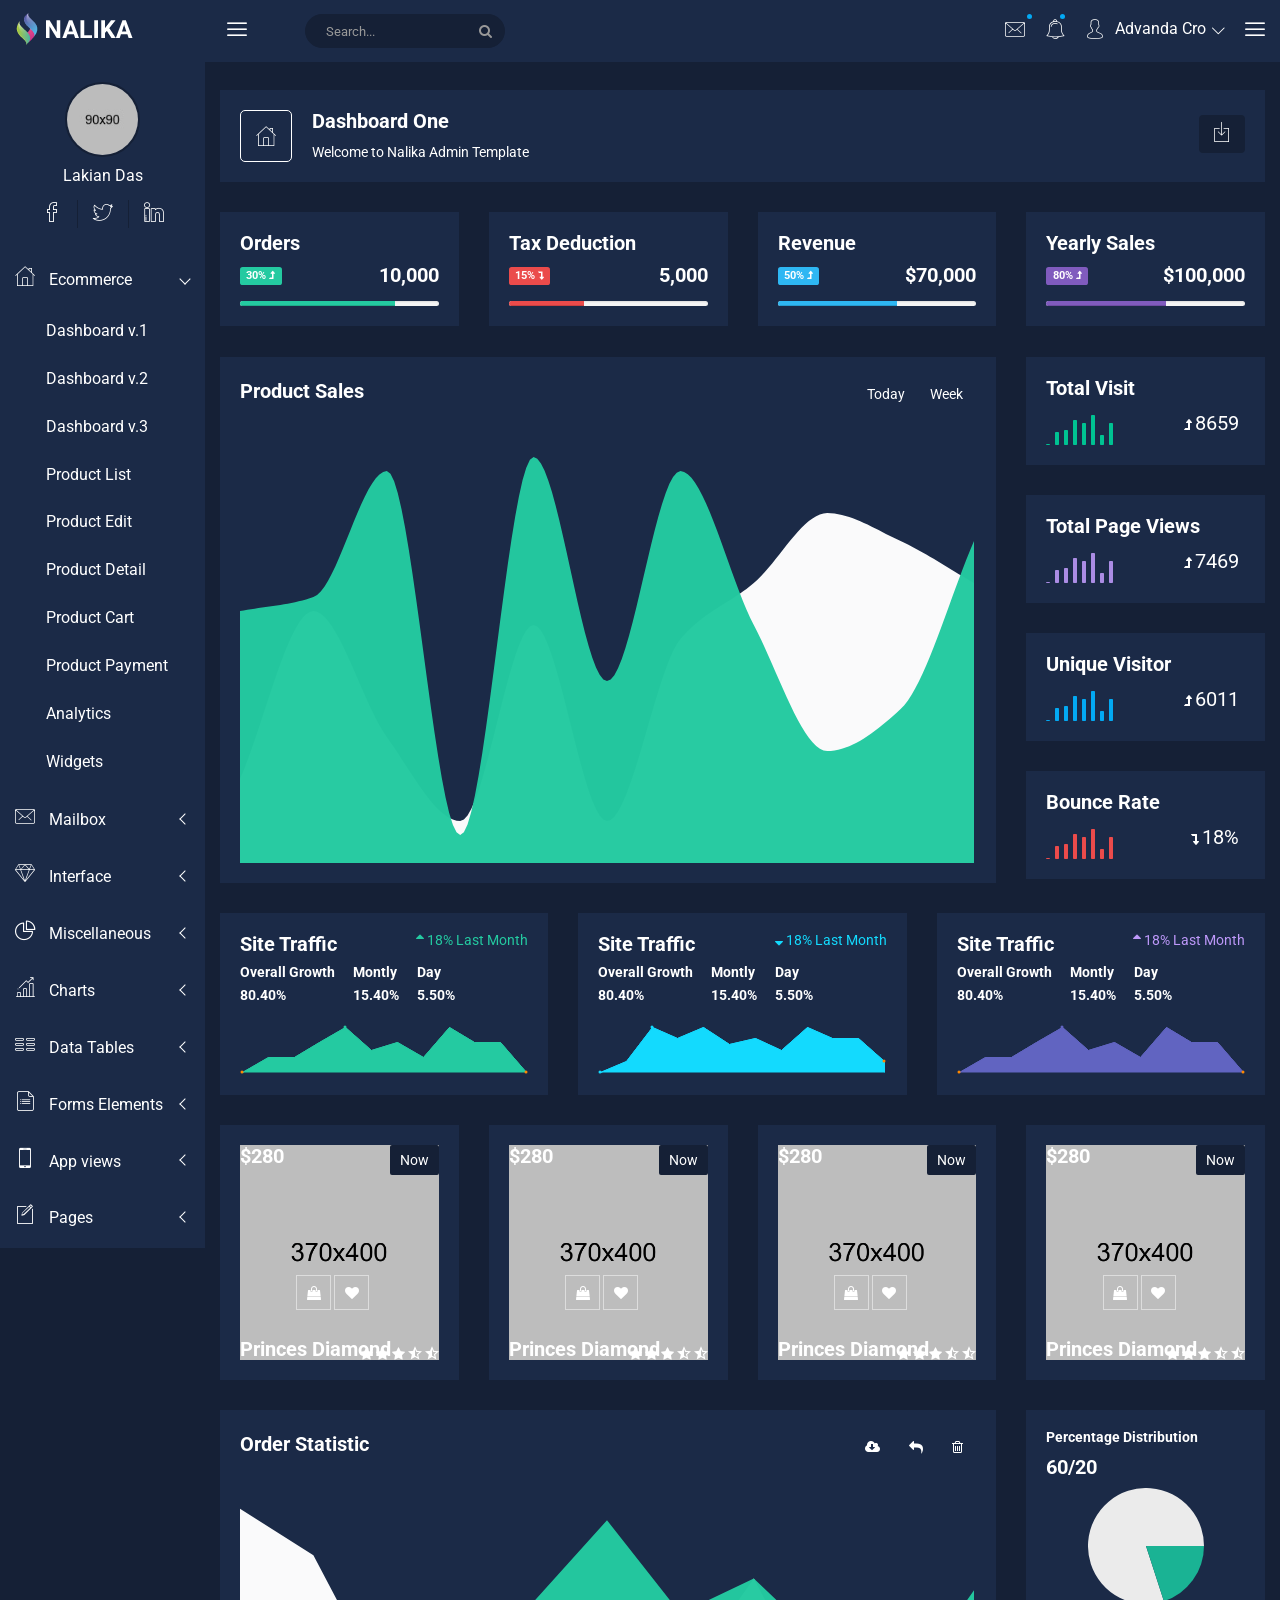
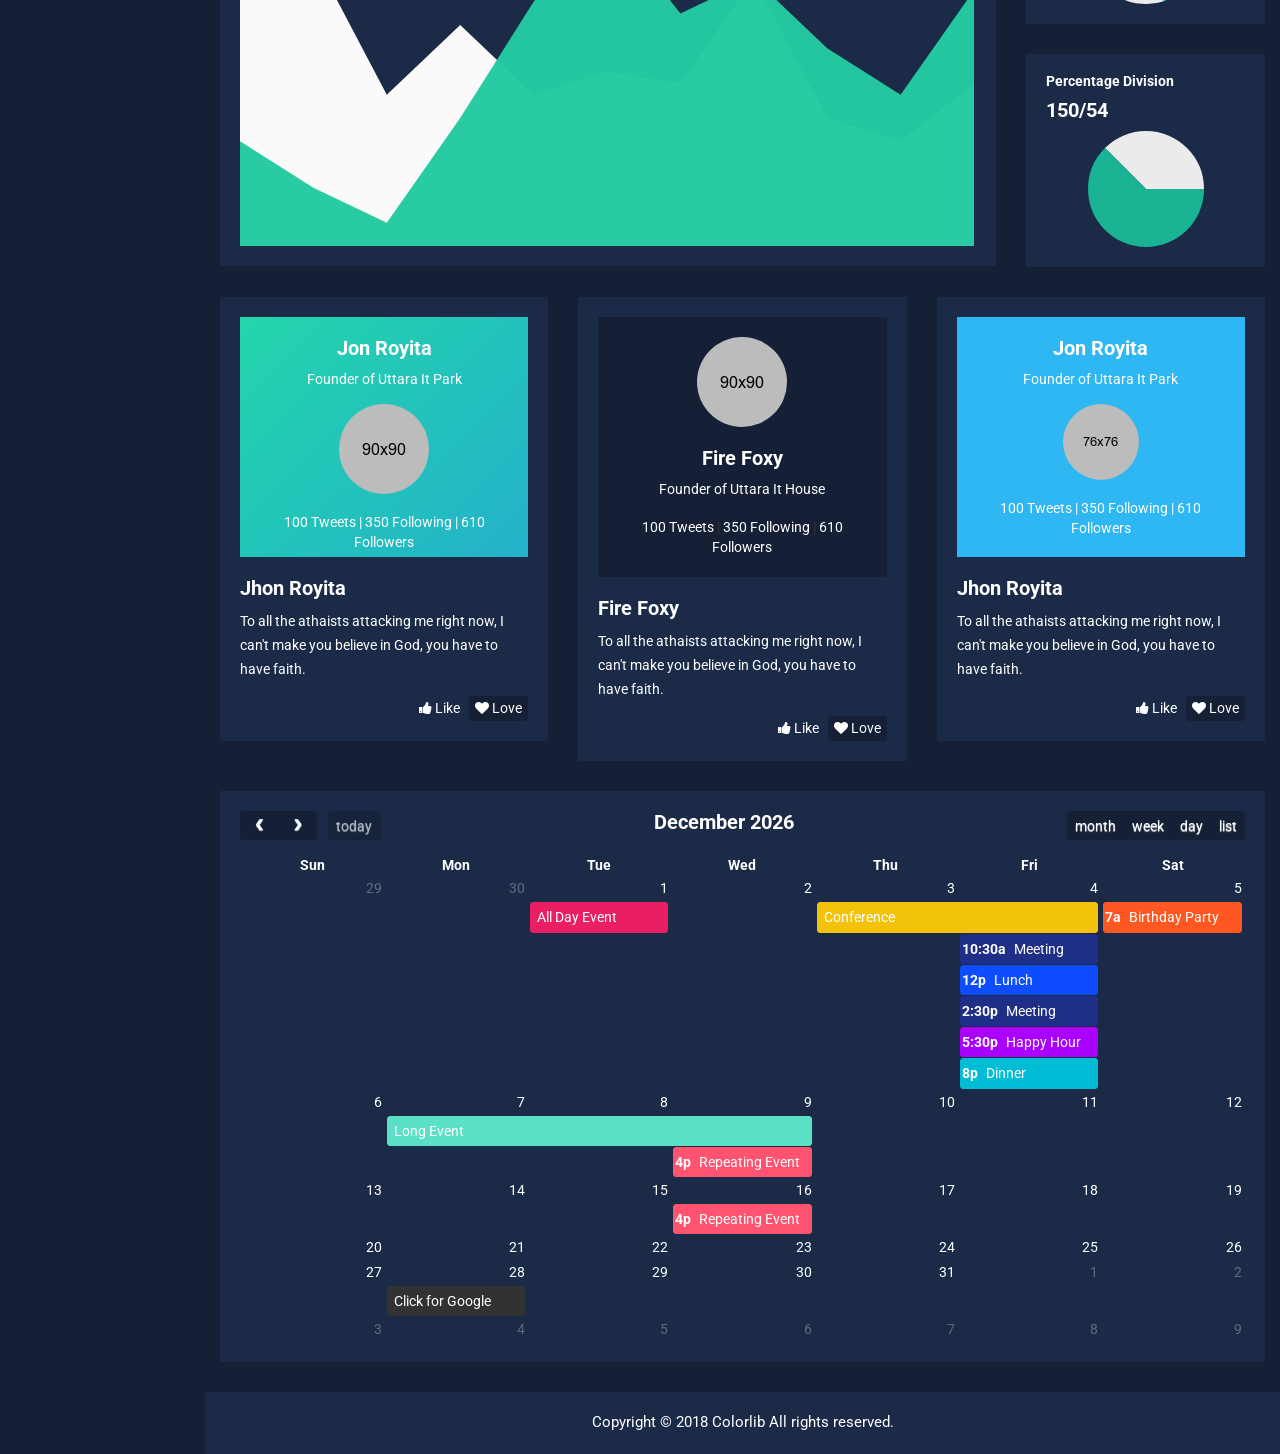
<file: src/nalika/index.html>
<!doctype html>
<html class="no-js" lang="en">

<head>
    <meta charset="utf-8">
    <meta http-equiv="x-ua-compatible" content="ie=edge">
    <title>Dashboard V.1 | Nalika - Material Admin Template</title>
    <meta name="description" content="">
    <meta name="viewport" content="width=device-width, initial-scale=1">
    <!-- favicon
		============================================ -->
    <link rel="shortcut icon" type="image/x-icon" href="img/favicon.ico">
    <!-- Google Fonts
		============================================ -->
    <link href="https://fonts.googleapis.com/css?family=Roboto:100,300,400,700,900" rel="stylesheet">
    <!-- Bootstrap CSS
		============================================ -->
    <link rel="stylesheet" href="css/bootstrap.min.css">
    <!-- Bootstrap CSS
		============================================ -->
    <link rel="stylesheet" href="css/font-awesome.min.css">
	<!-- nalika Icon CSS
		============================================ -->
    <link rel="stylesheet" href="css/nalika-icon.css">
    <!-- owl.carousel CSS
		============================================ -->
    <link rel="stylesheet" href="css/owl.carousel.css">
    <link rel="stylesheet" href="css/owl.theme.css">
    <link rel="stylesheet" href="css/owl.transitions.css">
    <!-- animate CSS
		============================================ -->
    <link rel="stylesheet" href="css/animate.css">
    <!-- normalize CSS
		============================================ -->
    <link rel="stylesheet" href="css/normalize.css">
    <!-- meanmenu icon CSS
		============================================ -->
    <link rel="stylesheet" href="css/meanmenu.min.css">
    <!-- main CSS
		============================================ -->
    <link rel="stylesheet" href="css/main.css">
    <!-- morrisjs CSS
		============================================ -->
    <link rel="stylesheet" href="css/morrisjs/morris.css">
    <!-- mCustomScrollbar CSS
		============================================ -->
    <link rel="stylesheet" href="css/scrollbar/jquery.mCustomScrollbar.min.css">
    <!-- metisMenu CSS
		============================================ -->
    <link rel="stylesheet" href="css/metisMenu/metisMenu.min.css">
    <link rel="stylesheet" href="css/metisMenu/metisMenu-vertical.css">
    <!-- calendar CSS
		============================================ -->
    <link rel="stylesheet" href="css/calendar/fullcalendar.min.css">
    <link rel="stylesheet" href="css/calendar/fullcalendar.print.min.css">
    <!-- style CSS
		============================================ -->
    <link rel="stylesheet" href="style.css">
    <!-- responsive CSS
		============================================ -->
    <link rel="stylesheet" href="css/responsive.css">
    <!-- modernizr JS
		============================================ -->
    <script src="js/vendor/modernizr-2.8.3.min.js"></script>
</head>

<body>
    <!--[if lt IE 8]>
            <p class="browserupgrade">You are using an <strong>outdated</strong> browser. Please <a href="http://browsehappy.com/">upgrade your browser</a> to improve your experience.</p>
        <![endif]-->

    <div class="left-sidebar-pro">
        <nav id="sidebar" class="">
            <div class="sidebar-header">
                <a href="index.html"><img class="main-logo" src="img/logo/logo.png" alt="" /></a>
                <strong><img src="img/logo/logosn.png" alt="" /></strong>
            </div>
			<div class="nalika-profile">
				<div class="profile-dtl">
					<a href="#"><img src="img/notification/4.jpg" alt="" /></a>
					<h2>Lakian <span class="min-dtn">Das</span></h2>
				</div>
				<div class="profile-social-dtl">
					<ul class="dtl-social">
						<li><a href="#"><i class="icon nalika-facebook"></i></a></li>
						<li><a href="#"><i class="icon nalika-twitter"></i></a></li>
						<li><a href="#"><i class="icon nalika-linkedin"></i></a></li>
					</ul>
				</div>
			</div>
            <div class="left-custom-menu-adp-wrap comment-scrollbar">
                <nav class="sidebar-nav left-sidebar-menu-pro">
                    <ul class="metismenu" id="menu1">
                        <li class="active">
                            <a class="has-arrow" href="index.html">
								   <i class="icon nalika-home icon-wrap"></i>
								   <span class="mini-click-non">Ecommerce</span>
								</a>
                            <ul class="submenu-angle" aria-expanded="true">
                                <li><a title="Dashboard v.1" href="index.html"><span class="mini-sub-pro">Dashboard v.1</span></a></li>
                                <li><a title="Dashboard v.2" href="index-1.html"><span class="mini-sub-pro">Dashboard v.2</span></a></li>
                                <li><a title="Dashboard v.3" href="index-2.html"> <span class="mini-sub-pro">Dashboard v.3</span></a></li>
                                <li><a title="Product List" href="product-list.html"><span class="mini-sub-pro">Product List</span></a></li>
                                <li><a title="Product Edit" href="product-edit.html"><span class="mini-sub-pro">Product Edit</span></a></li>
                                <li><a title="Product Detail" href="product-detail.html"><span class="mini-sub-pro">Product Detail</span></a></li>
                                <li><a title="Product Cart" href="product-cart.html"><span class="mini-sub-pro">Product Cart</span></a></li>
                                <li><a title="Product Payment" href="product-payment.html"><span class="mini-sub-pro">Product Payment</span></a></li>
                                <li><a title="Analytics" href="analytics.html"><span class="mini-sub-pro">Analytics</span></a></li>
                                <li><a title="Widgets" href="widgets.html"><span class="mini-sub-pro">Widgets</span></a></li>
                            </ul>
                        </li>
                        <li>
                            <a class="has-arrow" href="mailbox.html" aria-expanded="false"><i class="icon nalika-mail icon-wrap"></i> <span class="mini-click-non">Mailbox</span></a>
                            <ul class="submenu-angle" aria-expanded="false">
                                <li><a title="Inbox" href="mailbox.html"><span class="mini-sub-pro">Inbox</span></a></li>
                                <li><a title="View Mail" href="mailbox-view.html"><span class="mini-sub-pro">View Mail</span></a></li>
                                <li><a title="Compose Mail" href="mailbox-compose.html"><span class="mini-sub-pro">Compose Mail</span></a></li>
                            </ul>
                        </li>
                        <li>
                            <a class="has-arrow" href="mailbox.html" aria-expanded="false"><i class="icon nalika-diamond icon-wrap"></i> <span class="mini-click-non">Interface</span></a>
                            <ul class="submenu-angle" aria-expanded="false">
                                <li><a title="Google Map" href="google-map.html"><span class="mini-sub-pro">Google Map</span></a></li>
                                <li><a title="Data Maps" href="data-maps.html"><span class="mini-sub-pro">Data Maps</span></a></li>
                                <li><a title="Pdf Viewer" href="pdf-viewer.html"><span class="mini-sub-pro">Pdf Viewer</span></a></li>
                                <li><a title="X-Editable" href="x-editable.html"><span class="mini-sub-pro">X-Editable</span></a></li>
                                <li><a title="Code Editor" href="code-editor.html"><span class="mini-sub-pro">Code Editor</span></a></li>
                                <li><a title="Tree View" href="tree-view.html"><span class="mini-sub-pro">Tree View</span></a></li>
                                <li><a title="Preloader" href="preloader.html"><span class="mini-sub-pro">Preloader</span></a></li>
                                <li><a title="Images Cropper" href="images-cropper.html"><span class="mini-sub-pro">Images Cropper</span></a></li>
                            </ul>
                        </li>
                        <li>
                            <a class="has-arrow" href="mailbox.html" aria-expanded="false"><i class="icon nalika-pie-chart icon-wrap"></i> <span class="mini-click-non">Miscellaneous</span></a>
                            <ul class="submenu-angle" aria-expanded="false">
                                <li><a title="File Manager" href="file-manager.html"><span class="mini-sub-pro">File Manager</span></a></li>
                                <li><a title="Blog" href="blog.html"><span class="mini-sub-pro">Blog</span></a></li>
                                <li><a title="Blog Details" href="blog-details.html"><span class="mini-sub-pro">Blog Details</span></a></li>
                                <li><a title="404 Page" href="404.html"><span class="mini-sub-pro">404 Page</span></a></li>
                                <li><a title="500 Page" href="500.html"><span class="mini-sub-pro">500 Page</span></a></li>
                            </ul>
                        </li>
                        <li>
                            <a class="has-arrow" href="mailbox.html" aria-expanded="false"><i class="icon nalika-bar-chart icon-wrap"></i> <span class="mini-click-non">Charts</span></a>
                            <ul class="submenu-angle" aria-expanded="false">
                                <li><a title="Bar Charts" href="bar-charts.html"><span class="mini-sub-pro">Bar Charts</span></a></li>
                                <li><a title="Line Charts" href="line-charts.html"><span class="mini-sub-pro">Line Charts</span></a></li>
                                <li><a title="Area Charts" href="area-charts.html"><span class="mini-sub-pro">Area Charts</span></a></li>
                                <li><a title="Rounded Charts" href="rounded-chart.html"><span class="mini-sub-pro">Rounded Charts</span></a></li>
                                <li><a title="C3 Charts" href="c3.html"><span class="mini-sub-pro">C3 Charts</span></a></li>
                                <li><a title="Sparkline Charts" href="sparkline.html"><span class="mini-sub-pro">Sparkline Charts</span></a></li>
                                <li><a title="Peity Charts" href="peity.html"><span class="mini-sub-pro">Peity Charts</span></a></li>
                            </ul>
                        </li>
                        <li>
                            <a class="has-arrow" href="mailbox.html" aria-expanded="false"><i class="icon nalika-table icon-wrap"></i> <span class="mini-click-non">Data Tables</span></a>
                            <ul class="submenu-angle" aria-expanded="false">
                                <li><a title="Peity Charts" href="static-table.html"><span class="mini-sub-pro">Static Table</span></a></li>
                                <li><a title="Data Table" href="data-table.html"><span class="mini-sub-pro">Data Table</span></a></li>
                            </ul>
                        </li>
                        <li>
                            <a class="has-arrow" href="mailbox.html" aria-expanded="false"><i class="icon nalika-forms icon-wrap"></i> <span class="mini-click-non">Forms Elements</span></a>
                            <ul class="submenu-angle" aria-expanded="false">
                                <li><a title="Basic Form Elements" href="basic-form-element.html"><span class="mini-sub-pro">Bc Form Elements</span></a></li>
                                <li><a title="Advance Form Elements" href="advance-form-element.html"><span class="mini-sub-pro">Ad Form Elements</span></a></li>
                                <li><a title="Password Meter" href="password-meter.html"><span class="mini-sub-pro">Password Meter</span></a></li>
                                <li><a title="Multi Upload" href="multi-upload.html"><span class="mini-sub-pro">Multi Upload</span></a></li>
                                <li><a title="Text Editor" href="tinymc.html"><span class="mini-sub-pro">Text Editor</span></a></li>
                                <li><a title="Dual List Box" href="dual-list-box.html"><span class="mini-sub-pro">Dual List Box</span></a></li>
                            </ul>
                        </li>
                        <li>
                            <a class="has-arrow" href="mailbox.html" aria-expanded="false"><i class="icon nalika-smartphone-call icon-wrap"></i> <span class="mini-click-non">App views</span></a>
                            <ul class="submenu-angle" aria-expanded="false">
                                <li><a title="Notifications" href="notifications.html"><span class="mini-sub-pro">Notifications</span></a></li>
                                <li><a title="Alerts" href="alerts.html"><span class="mini-sub-pro">Alerts</span></a></li>
                                <li><a title="Modals" href="modals.html"><span class="mini-sub-pro">Modals</span></a></li>
                                <li><a title="Buttons" href="buttons.html"><span class="mini-sub-pro">Buttons</span></a></li>
                                <li><a title="Tabs" href="tabs.html"><span class="mini-sub-pro">Tabs</span></a></li>
                                <li><a title="Accordion" href="accordion.html"><span class="mini-sub-pro">Accordion</span></a></li>
                            </ul>
                        </li>
                        <li id="removable">
                            <a class="has-arrow" href="#" aria-expanded="false"><i class="icon nalika-new-file icon-wrap"></i> <span class="mini-click-non">Pages</span></a>
                            <ul class="submenu-angle" aria-expanded="false">
                                <li><a title="Login" href="login.html"><span class="mini-sub-pro">Login</span></a></li>
                                <li><a title="Register" href="register.html"><span class="mini-sub-pro">Register</span></a></li>
                                <li><a title="Lock" href="lock.html"><span class="mini-sub-pro">Lock</span></a></li>
                                <li><a title="Password Recovery" href="password-recovery.html"><span class="mini-sub-pro">Password Recovery</span></a></li>
                            </ul>
                        </li>
                    </ul>
                </nav>
            </div>
        </nav>
    </div>
    <!-- Start Welcome area -->
    <div class="all-content-wrapper">
        <div class="container-fluid">
            <div class="row">
                <div class="col-lg-12 col-md-12 col-sm-12 col-xs-12">
                    <div class="logo-pro">
                        <a href="index.html"><img class="main-logo" src="img/logo/logo.png" alt="" /></a>
                    </div>
                </div>
            </div>
        </div>
        <div class="header-advance-area">
            <div class="header-top-area">
                <div class="container-fluid">
                    <div class="row">
                        <div class="col-lg-12 col-md-12 col-sm-12 col-xs-12">
                            <div class="header-top-wraper">
                                <div class="row">
                                    <div class="col-lg-1 col-md-0 col-sm-1 col-xs-12">
                                        <div class="menu-switcher-pro">
                                            <button type="button" id="sidebarCollapse" class="btn bar-button-pro header-drl-controller-btn btn-info navbar-btn">
													<i class="icon nalika-menu-task"></i>
												</button>
                                        </div>
                                    </div>
                                    <div class="col-lg-6 col-md-7 col-sm-6 col-xs-12">
                                        <div class="header-top-menu tabl-d-n hd-search-rp">
                                            <div class="breadcome-heading">
												<form role="search" class="">
													<input type="text" placeholder="Search..." class="form-control">
													<a href=""><i class="fa fa-search"></i></a>
												</form>
											</div>
                                        </div>
                                    </div>
                                    <div class="col-lg-5 col-md-5 col-sm-12 col-xs-12">
                                        <div class="header-right-info">
                                            <ul class="nav navbar-nav mai-top-nav header-right-menu">
                                                <li class="nav-item dropdown">
                                                    <a href="#" data-toggle="dropdown" role="button" aria-expanded="false" class="nav-link dropdown-toggle"><i class="icon nalika-mail" aria-hidden="true"></i><span class="indicator-ms"></span></a>
                                                    <div role="menu" class="author-message-top dropdown-menu animated zoomIn">
                                                        <div class="message-single-top">
                                                            <h1>Message</h1>
                                                        </div>
                                                        <ul class="message-menu">
                                                            <li>
                                                                <a href="#">
                                                                    <div class="message-img">
                                                                        <img src="img/contact/1.jpg" alt="">
                                                                    </div>
                                                                    <div class="message-content">
                                                                        <span class="message-date">16 Sept</span>
                                                                        <h2>Advanda Cro</h2>
                                                                        <p>Please done this project as soon possible.</p>
                                                                    </div>
                                                                </a>
                                                            </li>
                                                            <li>
                                                                <a href="#">
                                                                    <div class="message-img">
                                                                        <img src="img/contact/4.jpg" alt="">
                                                                    </div>
                                                                    <div class="message-content">
                                                                        <span class="message-date">16 Sept</span>
                                                                        <h2>Sulaiman din</h2>
                                                                        <p>Please done this project as soon possible.</p>
                                                                    </div>
                                                                </a>
                                                            </li>
                                                            <li>
                                                                <a href="#">
                                                                    <div class="message-img">
                                                                        <img src="img/contact/3.jpg" alt="">
                                                                    </div>
                                                                    <div class="message-content">
                                                                        <span class="message-date">16 Sept</span>
                                                                        <h2>Victor Jara</h2>
                                                                        <p>Please done this project as soon possible.</p>
                                                                    </div>
                                                                </a>
                                                            </li>
                                                            <li>
                                                                <a href="#">
                                                                    <div class="message-img">
                                                                        <img src="img/contact/2.jpg" alt="">
                                                                    </div>
                                                                    <div class="message-content">
                                                                        <span class="message-date">16 Sept</span>
                                                                        <h2>Victor Jara</h2>
                                                                        <p>Please done this project as soon possible.</p>
                                                                    </div>
                                                                </a>
                                                            </li>
                                                        </ul>
                                                        <div class="message-view">
                                                            <a href="#">View All Messages</a>
                                                        </div>
                                                    </div>
                                                </li>
                                                <li class="nav-item"><a href="#" data-toggle="dropdown" role="button" aria-expanded="false" class="nav-link dropdown-toggle"><i class="icon nalika-alarm" aria-hidden="true"></i><span class="indicator-nt"></span></a>
                                                    <div role="menu" class="notification-author dropdown-menu animated zoomIn">
                                                        <div class="notification-single-top">
                                                            <h1>Notifications</h1>
                                                        </div>
                                                        <ul class="notification-menu">
                                                            <li>
                                                                <a href="#">
                                                                    <div class="notification-icon">
                                                                        <i class="icon nalika-tick" aria-hidden="true"></i>
                                                                    </div>
                                                                    <div class="notification-content">
                                                                        <span class="notification-date">16 Sept</span>
                                                                        <h2>Advanda Cro</h2>
                                                                        <p>Please done this project as soon possible.</p>
                                                                    </div>
                                                                </a>
                                                            </li>
                                                            <li>
                                                                <a href="#">
                                                                    <div class="notification-icon">
                                                                        <i class="icon nalika-cloud" aria-hidden="true"></i>
                                                                    </div>
                                                                    <div class="notification-content">
                                                                        <span class="notification-date">16 Sept</span>
                                                                        <h2>Sulaiman din</h2>
                                                                        <p>Please done this project as soon possible.</p>
                                                                    </div>
                                                                </a>
                                                            </li>
                                                            <li>
                                                                <a href="#">
                                                                    <div class="notification-icon">
                                                                        <i class="icon nalika-folder" aria-hidden="true"></i>
                                                                    </div>
                                                                    <div class="notification-content">
                                                                        <span class="notification-date">16 Sept</span>
                                                                        <h2>Victor Jara</h2>
                                                                        <p>Please done this project as soon possible.</p>
                                                                    </div>
                                                                </a>
                                                            </li>
                                                            <li>
                                                                <a href="#">
                                                                    <div class="notification-icon">
                                                                        <i class="icon nalika-bar-chart" aria-hidden="true"></i>
                                                                    </div>
                                                                    <div class="notification-content">
                                                                        <span class="notification-date">16 Sept</span>
                                                                        <h2>Victor Jara</h2>
                                                                        <p>Please done this project as soon possible.</p>
                                                                    </div>
                                                                </a>
                                                            </li>
                                                        </ul>
                                                        <div class="notification-view">
                                                            <a href="#">View All Notification</a>
                                                        </div>
                                                    </div>
                                                </li>
                                                <li class="nav-item">
                                                    <a href="#" data-toggle="dropdown" role="button" aria-expanded="false" class="nav-link dropdown-toggle">
															<i class="icon nalika-user"></i>
															<span class="admin-name">Advanda Cro</span>
															<i class="icon nalika-down-arrow nalika-angle-dw"></i>
														</a>
                                                    <ul role="menu" class="dropdown-header-top author-log dropdown-menu animated zoomIn">
                                                        <li><a href="register.html"><span class="icon nalika-home author-log-ic"></span> Register</a>
                                                        </li>
                                                        <li><a href="#"><span class="icon nalika-user author-log-ic"></span> My Profile</a>
                                                        </li>
                                                        <li><a href="lock.html"><span class="icon nalika-diamond author-log-ic"></span> Lock</a>
                                                        </li>
                                                        <li><a href="#"><span class="icon nalika-settings author-log-ic"></span> Settings</a>
                                                        </li>
                                                        <li><a href="login.html"><span class="icon nalika-unlocked author-log-ic"></span> Log Out</a>
                                                        </li>
                                                    </ul>
                                                </li>
                                                <li class="nav-item nav-setting-open"><a href="#" data-toggle="dropdown" role="button" aria-expanded="false" class="nav-link dropdown-toggle"><i class="icon nalika-menu-task"></i></a>

                                                    <div role="menu" class="admintab-wrap menu-setting-wrap menu-setting-wrap-bg dropdown-menu animated zoomIn">
                                                        <ul class="nav nav-tabs custon-set-tab">
                                                            <li class="active"><a data-toggle="tab" href="#Notes">News</a>
                                                            </li>
                                                            <li><a data-toggle="tab" href="#Projects">Activity</a>
                                                            </li>
                                                            <li><a data-toggle="tab" href="#Settings">Settings</a>
                                                            </li>
                                                        </ul>

                                                        <div class="tab-content custom-bdr-nt">
                                                            <div id="Notes" class="tab-pane fade in active">
                                                                <div class="notes-area-wrap">
                                                                    <div class="note-heading-indicate">
                                                                        <h2><i class="icon nalika-chat"></i> Latest News</h2>
                                                                        <p>You have 10 New News.</p>
                                                                    </div>
                                                                    <div class="notes-list-area notes-menu-scrollbar">
                                                                        <ul class="notes-menu-list">
                                                                            <li>
                                                                                <a href="#">
                                                                                    <div class="notes-list-flow">
                                                                                        <div class="notes-img">
                                                                                            <img src="img/contact/4.jpg" alt="" />
                                                                                        </div>
                                                                                        <div class="notes-content">
                                                                                            <p> The point of using Lorem Ipsum is that it has a more-or-less normal.</p>
                                                                                            <span>Yesterday 2:45 pm</span>
                                                                                        </div>
                                                                                    </div>
                                                                                </a>
                                                                            </li>
                                                                            <li>
                                                                                <a href="#">
                                                                                    <div class="notes-list-flow">
                                                                                        <div class="notes-img">
                                                                                            <img src="img/contact/1.jpg" alt="" />
                                                                                        </div>
                                                                                        <div class="notes-content">
                                                                                            <p> The point of using Lorem Ipsum is that it has a more-or-less normal.</p>
                                                                                            <span>Yesterday 2:45 pm</span>
                                                                                        </div>
                                                                                    </div>
                                                                                </a>
                                                                            </li>
                                                                            <li>
                                                                                <a href="#">
                                                                                    <div class="notes-list-flow">
                                                                                        <div class="notes-img">
                                                                                            <img src="img/contact/2.jpg" alt="" />
                                                                                        </div>
                                                                                        <div class="notes-content">
                                                                                            <p> The point of using Lorem Ipsum is that it has a more-or-less normal.</p>
                                                                                            <span>Yesterday 2:45 pm</span>
                                                                                        </div>
                                                                                    </div>
                                                                                </a>
                                                                            </li>
                                                                            <li>
                                                                                <a href="#">
                                                                                    <div class="notes-list-flow">
                                                                                        <div class="notes-img">
                                                                                            <img src="img/contact/3.jpg" alt="" />
                                                                                        </div>
                                                                                        <div class="notes-content">
                                                                                            <p> The point of using Lorem Ipsum is that it has a more-or-less normal.</p>
                                                                                            <span>Yesterday 2:45 pm</span>
                                                                                        </div>
                                                                                    </div>
                                                                                </a>
                                                                            </li>
                                                                            <li>
                                                                                <a href="#">
                                                                                    <div class="notes-list-flow">
                                                                                        <div class="notes-img">
                                                                                            <img src="img/contact/4.jpg" alt="" />
                                                                                        </div>
                                                                                        <div class="notes-content">
                                                                                            <p> The point of using Lorem Ipsum is that it has a more-or-less normal.</p>
                                                                                            <span>Yesterday 2:45 pm</span>
                                                                                        </div>
                                                                                    </div>
                                                                                </a>
                                                                            </li>
                                                                            <li>
                                                                                <a href="#">
                                                                                    <div class="notes-list-flow">
                                                                                        <div class="notes-img">
                                                                                            <img src="img/contact/1.jpg" alt="" />
                                                                                        </div>
                                                                                        <div class="notes-content">
                                                                                            <p> The point of using Lorem Ipsum is that it has a more-or-less normal.</p>
                                                                                            <span>Yesterday 2:45 pm</span>
                                                                                        </div>
                                                                                    </div>
                                                                                </a>
                                                                            </li>
                                                                            <li>
                                                                                <a href="#">
                                                                                    <div class="notes-list-flow">
                                                                                        <div class="notes-img">
                                                                                            <img src="img/contact/2.jpg" alt="" />
                                                                                        </div>
                                                                                        <div class="notes-content">
                                                                                            <p> The point of using Lorem Ipsum is that it has a more-or-less normal.</p>
                                                                                            <span>Yesterday 2:45 pm</span>
                                                                                        </div>
                                                                                    </div>
                                                                                </a>
                                                                            </li>
                                                                            <li>
                                                                                <a href="#">
                                                                                    <div class="notes-list-flow">
                                                                                        <div class="notes-img">
                                                                                            <img src="img/contact/1.jpg" alt="" />
                                                                                        </div>
                                                                                        <div class="notes-content">
                                                                                            <p> The point of using Lorem Ipsum is that it has a more-or-less normal.</p>
                                                                                            <span>Yesterday 2:45 pm</span>
                                                                                        </div>
                                                                                    </div>
                                                                                </a>
                                                                            </li>
                                                                            <li>
                                                                                <a href="#">
                                                                                    <div class="notes-list-flow">
                                                                                        <div class="notes-img">
                                                                                            <img src="img/contact/2.jpg" alt="" />
                                                                                        </div>
                                                                                        <div class="notes-content">
                                                                                            <p> The point of using Lorem Ipsum is that it has a more-or-less normal.</p>
                                                                                            <span>Yesterday 2:45 pm</span>
                                                                                        </div>
                                                                                    </div>
                                                                                </a>
                                                                            </li>
                                                                            <li>
                                                                                <a href="#">
                                                                                    <div class="notes-list-flow">
                                                                                        <div class="notes-img">
                                                                                            <img src="img/contact/3.jpg" alt="" />
                                                                                        </div>
                                                                                        <div class="notes-content">
                                                                                            <p> The point of using Lorem Ipsum is that it has a more-or-less normal.</p>
                                                                                            <span>Yesterday 2:45 pm</span>
                                                                                        </div>
                                                                                    </div>
                                                                                </a>
                                                                            </li>
                                                                        </ul>
                                                                    </div>
                                                                </div>
                                                            </div>
                                                            <div id="Projects" class="tab-pane fade">
                                                                <div class="projects-settings-wrap">
                                                                    <div class="note-heading-indicate">
                                                                        <h2><i class="icon nalika-happiness"></i> Recent Activity</h2>
                                                                        <p> You have 20 Recent Activity.</p>
                                                                    </div>
                                                                    <div class="project-st-list-area project-st-menu-scrollbar">
                                                                        <ul class="projects-st-menu-list">
                                                                            <li>
                                                                                <a href="#">
                                                                                    <div class="project-list-flow">
                                                                                        <div class="projects-st-heading">
                                                                                            <h2>New User Registered</h2>
                                                                                            <p> The point of using Lorem Ipsum is that it has a more or less normal.</p>
                                                                                            <span class="project-st-time">1 hours ago</span>
                                                                                        </div>
                                                                                    </div>
                                                                                </a>
                                                                            </li>
                                                                            <li>
                                                                                <a href="#">
                                                                                    <div class="project-list-flow">
                                                                                        <div class="projects-st-heading">
                                                                                            <h2>New Order Received</h2>
                                                                                            <p> The point of using Lorem Ipsum is that it has a more or less normal.</p>
                                                                                            <span class="project-st-time">2 hours ago</span>
                                                                                        </div>
                                                                                    </div>
                                                                                </a>
                                                                            </li>
                                                                            <li>
                                                                                <a href="#">
                                                                                    <div class="project-list-flow">
                                                                                        <div class="projects-st-heading">
                                                                                            <h2>New Order Received</h2>
                                                                                            <p> The point of using Lorem Ipsum is that it has a more or less normal.</p>
                                                                                            <span class="project-st-time">3 hours ago</span>
                                                                                        </div>
                                                                                    </div>
                                                                                </a>
                                                                            </li>
                                                                            <li>
                                                                                <a href="#">
                                                                                    <div class="project-list-flow">
                                                                                        <div class="projects-st-heading">
                                                                                            <h2>New Order Received</h2>
                                                                                            <p> The point of using Lorem Ipsum is that it has a more or less normal.</p>
                                                                                            <span class="project-st-time">4 hours ago</span>
                                                                                        </div>
                                                                                    </div>
                                                                                </a>
                                                                            </li>
                                                                            <li>
                                                                                <a href="#">
                                                                                    <div class="project-list-flow">
                                                                                        <div class="projects-st-heading">
                                                                                            <h2>New User Registered</h2>
                                                                                            <p> The point of using Lorem Ipsum is that it has a more or less normal.</p>
                                                                                            <span class="project-st-time">5 hours ago</span>
                                                                                        </div>
                                                                                    </div>
                                                                                </a>
                                                                            </li>
                                                                            <li>
                                                                                <a href="#">
                                                                                    <div class="project-list-flow">
                                                                                        <div class="projects-st-heading">
                                                                                            <h2>New Order</h2>
                                                                                            <p> The point of using Lorem Ipsum is that it has a more or less normal.</p>
                                                                                            <span class="project-st-time">6 hours ago</span>
                                                                                        </div>
                                                                                    </div>
                                                                                </a>
                                                                            </li>
                                                                            <li>
                                                                                <a href="#">
                                                                                    <div class="project-list-flow">
                                                                                        <div class="projects-st-heading">
                                                                                            <h2>New User</h2>
                                                                                            <p> The point of using Lorem Ipsum is that it has a more or less normal.</p>
                                                                                            <span class="project-st-time">7 hours ago</span>
                                                                                        </div>
                                                                                    </div>
                                                                                </a>
                                                                            </li>
                                                                            <li>
                                                                                <a href="#">
                                                                                    <div class="project-list-flow">
                                                                                        <div class="projects-st-heading">
                                                                                            <h2>New Order</h2>
                                                                                            <p> The point of using Lorem Ipsum is that it has a more or less normal.</p>
                                                                                            <span class="project-st-time">9 hours ago</span>
                                                                                        </div>
                                                                                    </div>
                                                                                </a>
                                                                            </li>
                                                                        </ul>
                                                                    </div>
                                                                </div>
                                                            </div>
                                                            <div id="Settings" class="tab-pane fade">
                                                                <div class="setting-panel-area">
                                                                    <div class="note-heading-indicate">
                                                                        <h2><i class="icon nalika-gear"></i> Settings Panel</h2>
                                                                        <p> You have 20 Settings. 5 not completed.</p>
                                                                    </div>
                                                                    <ul class="setting-panel-list">
                                                                        <li>
                                                                            <div class="checkbox-setting-pro">
                                                                                <div class="checkbox-title-pro">
                                                                                    <h2>Show notifications</h2>
                                                                                    <div class="ts-custom-check">
                                                                                        <div class="onoffswitch">
                                                                                            <input type="checkbox" name="collapsemenu" class="onoffswitch-checkbox" id="example">
                                                                                            <label class="onoffswitch-label" for="example">
																									<span class="onoffswitch-inner"></span>
																									<span class="onoffswitch-switch"></span>
																								</label>
                                                                                        </div>
                                                                                    </div>
                                                                                </div>
                                                                            </div>
                                                                        </li>
                                                                        <li>
                                                                            <div class="checkbox-setting-pro">
                                                                                <div class="checkbox-title-pro">
                                                                                    <h2>Disable Chat</h2>
                                                                                    <div class="ts-custom-check">
                                                                                        <div class="onoffswitch">
                                                                                            <input type="checkbox" name="collapsemenu" class="onoffswitch-checkbox" id="example3">
                                                                                            <label class="onoffswitch-label" for="example3">
																									<span class="onoffswitch-inner"></span>
																									<span class="onoffswitch-switch"></span>
																								</label>
                                                                                        </div>
                                                                                    </div>
                                                                                </div>
                                                                            </div>
                                                                        </li>
                                                                        <li>
                                                                            <div class="checkbox-setting-pro">
                                                                                <div class="checkbox-title-pro">
                                                                                    <h2>Enable history</h2>
                                                                                    <div class="ts-custom-check">
                                                                                        <div class="onoffswitch">
                                                                                            <input type="checkbox" name="collapsemenu" class="onoffswitch-checkbox" id="example4">
                                                                                            <label class="onoffswitch-label" for="example4">
																									<span class="onoffswitch-inner"></span>
																									<span class="onoffswitch-switch"></span>
																								</label>
                                                                                        </div>
                                                                                    </div>
                                                                                </div>
                                                                            </div>
                                                                        </li>
                                                                        <li>
                                                                            <div class="checkbox-setting-pro">
                                                                                <div class="checkbox-title-pro">
                                                                                    <h2>Show charts</h2>
                                                                                    <div class="ts-custom-check">
                                                                                        <div class="onoffswitch">
                                                                                            <input type="checkbox" name="collapsemenu" class="onoffswitch-checkbox" id="example7">
                                                                                            <label class="onoffswitch-label" for="example7">
																									<span class="onoffswitch-inner"></span>
																									<span class="onoffswitch-switch"></span>
																								</label>
                                                                                        </div>
                                                                                    </div>
                                                                                </div>
                                                                            </div>
                                                                        </li>
                                                                        <li>
                                                                            <div class="checkbox-setting-pro">
                                                                                <div class="checkbox-title-pro">
                                                                                    <h2>Update everyday</h2>
                                                                                    <div class="ts-custom-check">
                                                                                        <div class="onoffswitch">
                                                                                            <input type="checkbox" name="collapsemenu" checked="" class="onoffswitch-checkbox" id="example2">
                                                                                            <label class="onoffswitch-label" for="example2">
																									<span class="onoffswitch-inner"></span>
																									<span class="onoffswitch-switch"></span>
																								</label>
                                                                                        </div>
                                                                                    </div>
                                                                                </div>
                                                                            </div>
                                                                        </li>
                                                                        <li>
                                                                            <div class="checkbox-setting-pro">
                                                                                <div class="checkbox-title-pro">
                                                                                    <h2>Global search</h2>
                                                                                    <div class="ts-custom-check">
                                                                                        <div class="onoffswitch">
                                                                                            <input type="checkbox" name="collapsemenu" checked="" class="onoffswitch-checkbox" id="example6">
                                                                                            <label class="onoffswitch-label" for="example6">
																									<span class="onoffswitch-inner"></span>
																									<span class="onoffswitch-switch"></span>
																								</label>
                                                                                        </div>
                                                                                    </div>
                                                                                </div>
                                                                            </div>
                                                                        </li>
                                                                        <li>
                                                                            <div class="checkbox-setting-pro">
                                                                                <div class="checkbox-title-pro">
                                                                                    <h2>Offline users</h2>
                                                                                    <div class="ts-custom-check">
                                                                                        <div class="onoffswitch">
                                                                                            <input type="checkbox" name="collapsemenu" checked="" class="onoffswitch-checkbox" id="example5">
                                                                                            <label class="onoffswitch-label" for="example5">
																									<span class="onoffswitch-inner"></span>
																									<span class="onoffswitch-switch"></span>
																								</label>
                                                                                        </div>
                                                                                    </div>
                                                                                </div>
                                                                            </div>
                                                                        </li>
                                                                    </ul>

                                                                </div>
                                                            </div>
                                                        </div>
                                                    </div>
                                                </li>
                                            </ul>
                                        </div>
                                    </div>
                                </div>
                            </div>
                        </div>
                    </div>
                </div>
            </div>
            <!-- Mobile Menu start -->
            <div class="mobile-menu-area">
                <div class="container">
                    <div class="row">
                        <div class="col-lg-12 col-md-12 col-sm-12 col-xs-12">
                            <div class="mobile-menu">
                                <nav id="dropdown">
                                    <ul class="mobile-menu-nav">
                                        <li><a data-toggle="collapse" data-target="#Charts" href="#">Home <span class="admin-project-icon nalika-icon nalika-down-arrow"></span></a>
                                            <ul class="collapse dropdown-header-top">
                                                <li><a href="index.html">Dashboard v.1</a></li>
                                                <li><a href="index-1.html">Dashboard v.2</a></li>
                                                <li><a href="index-3.html">Dashboard v.3</a></li>
                                                <li><a href="product-list.html">Product List</a></li>
                                                <li><a href="product-edit.html">Product Edit</a></li>
                                                <li><a href="product-detail.html">Product Detail</a></li>
                                                <li><a href="product-cart.html">Product Cart</a></li>
                                                <li><a href="product-payment.html">Product Payment</a></li>
                                                <li><a href="analytics.html">Analytics</a></li>
                                                <li><a href="widgets.html">Widgets</a></li>
                                            </ul>
                                        </li>
                                        <li><a data-toggle="collapse" data-target="#demo" href="#">Mailbox <span class="admin-project-icon nalika-icon nalika-down-arrow"></span></a>
                                            <ul id="demo" class="collapse dropdown-header-top">
                                                <li><a href="mailbox.html">Inbox</a>
                                                </li>
                                                <li><a href="mailbox-view.html">View Mail</a>
                                                </li>
                                                <li><a href="mailbox-compose.html">Compose Mail</a>
                                                </li>
                                            </ul>
                                        </li>
                                        <li><a data-toggle="collapse" data-target="#others" href="#">Miscellaneous <span class="admin-project-icon nalika-icon nalika-down-arrow"></span></a>
                                            <ul id="others" class="collapse dropdown-header-top">
                                                <li><a href="file-manager.html">File Manager</a></li>
                                                <li><a href="contacts.html">Contacts Client</a></li>
                                                <li><a href="projects.html">Project</a></li>
                                                <li><a href="project-details.html">Project Details</a></li>
                                                <li><a href="blog.html">Blog</a></li>
                                                <li><a href="blog-details.html">Blog Details</a></li>
                                                <li><a href="404.html">404 Page</a></li>
                                                <li><a href="500.html">500 Page</a></li>
                                            </ul>
                                        </li>
                                        <li><a data-toggle="collapse" data-target="#Miscellaneousmob" href="#">Interface <span class="admin-project-icon nalika-icon nalika-down-arrow"></span></a>
                                            <ul id="Miscellaneousmob" class="collapse dropdown-header-top">
                                                <li><a href="google-map.html">Google Map</a>
                                                </li>
                                                <li><a href="data-maps.html">Data Maps</a>
                                                </li>
                                                <li><a href="pdf-viewer.html">Pdf Viewer</a>
                                                </li>
                                                <li><a href="x-editable.html">X-Editable</a>
                                                </li>
                                                <li><a href="code-editor.html">Code Editor</a>
                                                </li>
                                                <li><a href="tree-view.html">Tree View</a>
                                                </li>
                                                <li><a href="preloader.html">Preloader</a>
                                                </li>
                                                <li><a href="images-cropper.html">Images Cropper</a>
                                                </li>
                                            </ul>
                                        </li>
                                        <li><a data-toggle="collapse" data-target="#Chartsmob" href="#">Charts <span class="admin-project-icon nalika-icon nalika-down-arrow"></span></a>
                                            <ul id="Chartsmob" class="collapse dropdown-header-top">
                                                <li><a href="bar-charts.html">Bar Charts</a>
                                                </li>
                                                <li><a href="line-charts.html">Line Charts</a>
                                                </li>
                                                <li><a href="area-charts.html">Area Charts</a>
                                                </li>
                                                <li><a href="rounded-chart.html">Rounded Charts</a>
                                                </li>
                                                <li><a href="c3.html">C3 Charts</a>
                                                </li>
                                                <li><a href="sparkline.html">Sparkline Charts</a>
                                                </li>
                                                <li><a href="peity.html">Peity Charts</a>
                                                </li>
                                            </ul>
                                        </li>
                                        <li><a data-toggle="collapse" data-target="#Tablesmob" href="#">Tables <span class="admin-project-icon nalika-icon nalika-down-arrow"></span></a>
                                            <ul id="Tablesmob" class="collapse dropdown-header-top">
                                                <li><a href="static-table.html">Static Table</a>
                                                </li>
                                                <li><a href="data-table.html">Data Table</a>
                                                </li>
                                            </ul>
                                        </li>
                                        <li><a data-toggle="collapse" data-target="#formsmob" href="#">Forms <span class="admin-project-icon nalika-icon nalika-down-arrow"></span></a>
                                            <ul id="formsmob" class="collapse dropdown-header-top">
                                                <li><a href="basic-form-element.html">Basic Form Elements</a>
                                                </li>
                                                <li><a href="advance-form-element.html">Advanced Form Elements</a>
                                                </li>
                                                <li><a href="password-meter.html">Password Meter</a>
                                                </li>
                                                <li><a href="multi-upload.html">Multi Upload</a>
                                                </li>
                                                <li><a href="tinymc.html">Text Editor</a>
                                                </li>
                                                <li><a href="dual-list-box.html">Dual List Box</a>
                                                </li>
                                            </ul>
                                        </li>
                                        <li><a data-toggle="collapse" data-target="#Appviewsmob" href="#">App views <span class="admin-project-icon nalika-icon nalika-down-arrow"></span></a>
                                            <ul id="Appviewsmob" class="collapse dropdown-header-top">
                                                <li><a href="basic-form-element.html">Basic Form Elements</a>
                                                </li>
                                                <li><a href="advance-form-element.html">Advanced Form Elements</a>
                                                </li>
                                                <li><a href="password-meter.html">Password Meter</a>
                                                </li>
                                                <li><a href="multi-upload.html">Multi Upload</a>
                                                </li>
                                                <li><a href="tinymc.html">Text Editor</a>
                                                </li>
                                                <li><a href="dual-list-box.html">Dual List Box</a>
                                                </li>
                                            </ul>
                                        </li>
                                        <li><a data-toggle="collapse" data-target="#Pagemob" href="#">Pages <span class="admin-project-icon nalika-icon nalika-down-arrow"></span></a>
                                            <ul id="Pagemob" class="collapse dropdown-header-top">
                                                <li><a href="login.html">Login</a>
                                                </li>
                                                <li><a href="register.html">Register</a>
                                                </li>
                                                <li><a href="lock.html">Lock</a>
                                                </li>
                                                <li><a href="password-recovery.html">Password Recovery</a>
                                                </li>
                                            </ul>
                                        </li>
                                    </ul>
                                </nav>
                            </div>
                        </div>
                    </div>
                </div>
            </div>
            <!-- Mobile Menu end -->
            <div class="breadcome-area">
                <div class="container-fluid">
                    <div class="row">
                        <div class="col-lg-12 col-md-12 col-sm-12 col-xs-12">
                            <div class="breadcome-list">
                                <div class="row">
                                    <div class="col-lg-6 col-md-6 col-sm-6 col-xs-6">
                                        <div class="breadcomb-wp">
											<div class="breadcomb-icon">
												<i class="icon nalika-home"></i>
											</div>
											<div class="breadcomb-ctn">
												<h2>Dashboard One</h2>
												<p>Welcome to Nalika <span class="bread-ntd">Admin Template</span></p>
											</div>
										</div>
                                    </div>
                                    <div class="col-lg-6 col-md-6 col-sm-6 col-xs-6">
                                        <div class="breadcomb-report">
											<button data-toggle="tooltip" data-placement="left" title="Download Report" class="btn"><i class="icon nalika-download"></i></button>
										</div>
                                    </div>
                                </div>
                            </div>
                        </div>
                    </div>
                </div>
            </div>
        </div>
        <div class="section-admin container-fluid">
            <div class="row admin text-center">
                <div class="col-md-12">
                    <div class="row">
                        <div class="col-lg-3 col-md-3 col-sm-3 col-xs-12">
                            <div class="admin-content analysis-progrebar-ctn res-mg-t-15">
                                <h4 class="text-left text-uppercase"><b>Orders</b></h4>
                                <div class="row vertical-center-box vertical-center-box-tablet">
                                    <div class="col-xs-3 mar-bot-15 text-left">
                                        <label class="label bg-green">30% <i class="fa fa-level-up" aria-hidden="true"></i></label>
                                    </div>
                                    <div class="col-xs-9 cus-gh-hd-pro">
                                        <h2 class="text-right no-margin">10,000</h2>
                                    </div>
                                </div>
                                <div class="progress progress-mini">
                                    <div style="width: 78%;" class="progress-bar bg-green"></div>
                                </div>
                            </div>
                        </div>
                        <div class="col-lg-3 col-md-3 col-sm-3 col-xs-12" style="margin-bottom:1px;">
                            <div class="admin-content analysis-progrebar-ctn res-mg-t-30">
                                <h4 class="text-left text-uppercase"><b>Tax Deduction</b></h4>
                                <div class="row vertical-center-box vertical-center-box-tablet">
                                    <div class="text-left col-xs-3 mar-bot-15">
                                        <label class="label bg-red">15% <i class="fa fa-level-down" aria-hidden="true"></i></label>
                                    </div>
                                    <div class="col-xs-9 cus-gh-hd-pro">
                                        <h2 class="text-right no-margin">5,000</h2>
                                    </div>
                                </div>
                                <div class="progress progress-mini">
                                    <div style="width: 38%;" class="progress-bar progress-bar-danger bg-red"></div>
                                </div>
                            </div>
                        </div>
                        <div class="col-lg-3 col-md-3 col-sm-3 col-xs-12">
                            <div class="admin-content analysis-progrebar-ctn res-mg-t-30">
                                <h4 class="text-left text-uppercase"><b>Revenue</b></h4>
                                <div class="row vertical-center-box vertical-center-box-tablet">
                                    <div class="text-left col-xs-3 mar-bot-15">
                                        <label class="label bg-blue">50% <i class="fa fa-level-up" aria-hidden="true"></i></label>
                                    </div>
                                    <div class="col-xs-9 cus-gh-hd-pro">
                                        <h2 class="text-right no-margin">$70,000</h2>
                                    </div>
                                </div>
                                <div class="progress progress-mini">
                                    <div style="width: 60%;" class="progress-bar bg-blue"></div>
                                </div>
                            </div>
                        </div>
                        <div class="col-lg-3 col-md-3 col-sm-3 col-xs-12">
                            <div class="admin-content analysis-progrebar-ctn res-mg-t-30">
                                <h4 class="text-left text-uppercase"><b>Yearly Sales</b></h4>
                                <div class="row vertical-center-box vertical-center-box-tablet">
                                    <div class="text-left col-xs-3 mar-bot-15">
                                        <label class="label bg-purple">80% <i class="fa fa-level-up" aria-hidden="true"></i></label>
                                    </div>
                                    <div class="col-xs-9 cus-gh-hd-pro">
                                        <h2 class="text-right no-margin">$100,000</h2>
                                    </div>
                                </div>
                                <div class="progress progress-mini">
                                    <div style="width: 60%;" class="progress-bar bg-purple"></div>
                                </div>
                            </div>
                        </div>
                    </div>
                </div>
            </div>
        </div>
        <div class="product-sales-area mg-tb-30">
            <div class="container-fluid">
                <div class="row">
                    <div class="col-lg-9 col-md-9 col-sm-9 col-xs-12">
                        <div class="product-sales-chart">
                            <div class="portlet-title">
                                <div class="row">
                                    <div class="col-lg-6 col-md-6 col-sm-6 col-xs-12">
                                        <div class="caption pro-sl-hd">
                                            <span class="caption-subject text-uppercase"><b>Product Sales</b></span>
                                        </div>
                                    </div>
                                    <div class="col-lg-6 col-md-6 col-sm-6 col-xs-12">
                                        <div class="actions graph-rp">
                                            <div class="btn-group" data-toggle="buttons">
                                                <label class="btn btn-grey active">
													<input type="radio" name="options" class="toggle" id="option1" checked="">Today</label>
                                                <label class="btn btn-grey">
													<input type="radio" name="options" class="toggle" id="option2">Week</label>
                                            </div>
                                        </div>
                                    </div>
                                </div>
                            </div>
                            <div id="curved-line-chart" class="flot-chart-sts flot-chart curved-chart-statistic"></div>
                        </div>
                    </div>
                    <div class="col-lg-3 col-md-3 col-sm-3 col-xs-12">
                        <div class="white-box analytics-info-cs mg-b-30 res-mg-t-30">
                            <h3 class="box-title">Total Visit</h3>
                            <ul class="list-inline two-part-sp">
                                <li>
                                    <div id="sparklinedash"></div>
                                </li>
                                <li class="text-right sp-cn-r"><i class="fa fa-level-up" aria-hidden="true"></i> <span class="counter sales-sts-ctn">8659</span></li>
                            </ul>
                        </div>
                        <div class="white-box analytics-info-cs mg-b-30">
                            <h3 class="box-title">Total Page Views</h3>
                            <ul class="list-inline two-part-sp">
                                <li>
                                    <div id="sparklinedash2"></div>
                                </li>
                                <li class="text-right"><i class="fa fa-level-up" aria-hidden="true"></i> <span class="counter sales-sts-ctn">7469</span></li>
                            </ul>
                        </div>
                        <div class="white-box analytics-info-cs mg-b-30">
                            <h3 class="box-title">Unique Visitor</h3>
                            <ul class="list-inline two-part-sp">
                                <li>
                                    <div id="sparklinedash3"></div>
                                </li>
                                <li class="text-right"><i class="fa fa-level-up" aria-hidden="true"></i> <span class="counter sales-sts-ctn">6011</span></li>
                            </ul>
                        </div>
                        <div class="white-box analytics-info-cs">
                            <h3 class="box-title">Bounce Rate</h3>
                            <ul class="list-inline two-part-sp">
                                <li>
                                    <div id="sparklinedash4"></div>
                                </li>
                                <li class="text-right"><i class="fa fa-level-down" aria-hidden="true"></i> <span class="sales-sts-ctn">18%</span></li>
                            </ul>
                        </div>
                    </div>
                </div>
            </div>
        </div>
        <div class="traffic-analysis-area">
            <div class="container-fluid">
                <div class="row">
                    <div class="col-lg-4 col-md-4 col-sm-4 col-xs-12">
                        <div class="white-box tranffic-als-inner">
                            <h3 class="box-title"><small class="pull-right m-t-10 text-success last-month-sc cl-one"><i class="fa fa-sort-asc"></i> 18% last month</small> Site Traffic</h3>
                            <div class="stats-row">
                                <div class="stat-item">
                                    <h6>Overall Growth</h6>
                                    <b>80.40%</b></div>
                                <div class="stat-item">
                                    <h6>Montly</h6>
                                    <b>15.40%</b></div>
                                <div class="stat-item">
                                    <h6>Day</h6>
                                    <b>5.50%</b></div>
                            </div>
                            <div id="sparkline8"></div>
                        </div>
                    </div>
                    <div class="col-lg-4 col-md-4 col-sm-4 col-xs-12">
                        <div class="white-box tranffic-als-inner res-mg-t-30">
                            <h3 class="box-title"><small class="pull-right m-t-10 text-danger last-month-sc cl-two"><i class="fa fa-sort-desc"></i> 18% last month</small>Site Traffic</h3>
                            <div class="stats-row">
                                <div class="stat-item">
                                    <h6>Overall Growth</h6>
                                    <b>80.40%</b></div>
                                <div class="stat-item">
                                    <h6>Montly</h6>
                                    <b>15.40%</b></div>
                                <div class="stat-item">
                                    <h6>Day</h6>
                                    <b>5.50%</b></div>
                            </div>
                            <div id="sparkline9"></div>
                        </div>
                    </div>
                    <div class="col-lg-4 col-md-4 col-sm-4 col-xs-12">
                        <div class="white-box tranffic-als-inner res-mg-t-30">
                            <h3 class="box-title"><small class="pull-right m-t-10 text-success last-month-sc cl-three"><i class="fa fa-sort-asc"></i> 18% last month</small>Site Traffic</h3>
                            <div class="stats-row">
                                <div class="stat-item">
                                    <h6>Overall Growth</h6>
                                    <b>80.40%</b></div>
                                <div class="stat-item">
                                    <h6>Montly</h6>
                                    <b>15.40%</b></div>
                                <div class="stat-item">
                                    <h6>Day</h6>
                                    <b>5.50%</b></div>
                            </div>
                            <div id="sparkline10"></div>
                        </div>
                    </div>
                </div>
            </div>
        </div>
        <div class="product-new-list-area">
            <div class="container-fluid">
                <div class="row">
                    <div class="col-lg-3 col-md-3 col-sm-3 col-xs-12">
                        <div class="single-new-trend mg-t-30">
                            <a href="#"><img src="img/new-product/5.png" alt=""></a>
                            <div class="overlay-content">
                                <a href="#">
                                    <h2>$280</h2>
                                </a>
                                <a href="#" class="btn-small">Now</a>
                                <div class="product-action">
                                    <ul>
                                        <li>
                                            <a data-toggle="tooltip" title="Shopping" href="#"><i class="fa fa-shopping-bag" aria-hidden="true"></i></a>
                                        </li>
                                        <li>
                                            <a data-toggle="tooltip" title="Quick view" href="#"><i class="fa fa-heart" aria-hidden="true"></i></a>
                                        </li>
                                    </ul>
                                </div>
                                <a class="pro-tlt" href="#">
                                    <h4>Princes Diamond</h4>
                                </a>
                                <div class="pro-rating">
                                    <i class="fa fa-star color"></i>
                                    <i class="fa fa-star color"></i>
                                    <i class="fa fa-star color"></i>
                                    <i class="icon nalika-half-filled-rating-star color"></i>
                                    <i class="icon nalika-half-filled-rating-star"></i>
                                </div>
                            </div>
                        </div>
                    </div>
                    <div class="col-lg-3 col-md-3 col-sm-3 col-xs-12">
                        <div class="single-new-trend mg-t-30">
                            <a href="#"><img src="img/new-product/5.png" alt=""></a>
                            <div class="overlay-content">
                                <a href="#">
                                    <h2>$280</h2>
                                </a>
                                <a href="#" class="btn-small">Now</a>
                                <div class="product-action">
                                    <ul>
                                        <li>
                                            <a data-toggle="tooltip" title="Shopping" href="#"><i class="fa fa-shopping-bag" aria-hidden="true"></i></a>
                                        </li>
                                        <li>
                                            <a data-toggle="tooltip" title="Quick view" href="#"><i class="fa fa-heart" aria-hidden="true"></i></a>
                                        </li>
                                    </ul>
                                </div>
                                <a href="#">
                                    <h4>Princes Diamond</h4>
                                </a>
                                <div class="pro-rating">
                                    <i class="fa fa-star color"></i>
                                    <i class="fa fa-star color"></i>
                                    <i class="fa fa-star color"></i>
                                    <i class="icon nalika-half-filled-rating-star color"></i>
                                    <i class="icon nalika-half-filled-rating-star"></i>
                                </div>
                            </div>
                        </div>
                    </div>
                    <div class="col-lg-3 col-md-3 col-sm-3 col-xs-12">
                        <div class="single-new-trend mg-t-30">
                            <a href="#"><img src="img/new-product/5.png" alt=""></a>
                            <div class="overlay-content">
                                <a href="#">
                                    <h2>$280</h2>
                                </a>
                                <a href="#" class="btn-small">Now</a>
                                <div class="product-action">
                                    <ul>
                                        <li>
                                            <a data-toggle="tooltip" title="Shopping" href="#"><i class="fa fa-shopping-bag" aria-hidden="true"></i></a>
                                        </li>
                                        <li>
                                            <a data-toggle="tooltip" title="Quick view" href="#"><i class="fa fa-heart" aria-hidden="true"></i></a>
                                        </li>
                                    </ul>
                                </div>
                                <a href="#">
                                    <h4>Princes Diamond</h4>
                                </a>
                                <div class="pro-rating">
                                    <i class="fa fa-star color"></i>
                                    <i class="fa fa-star color"></i>
                                    <i class="fa fa-star color"></i>
                                    <i class="icon nalika-half-filled-rating-star color"></i>
                                    <i class="icon nalika-half-filled-rating-star"></i>
                                </div>
                            </div>
                        </div>
                    </div>
                    <div class="col-lg-3 col-md-3 col-sm-3 col-xs-12">
                        <div class="single-new-trend mg-t-30">
                            <a href="#"><img src="img/new-product/5.png" alt=""></a>
                            <div class="overlay-content">
                                <a href="#">
                                    <h2>$280</h2>
                                </a>
                                <a href="#" class="btn-small">Now</a>
                                <div class="product-action">
                                    <ul>
                                        <li>
                                            <a data-toggle="tooltip" title="Shopping" href="#"><i class="fa fa-shopping-bag" aria-hidden="true"></i></a>
                                        </li>
                                        <li>
                                            <a data-toggle="tooltip" title="Quick view" href="#"><i class="fa fa-heart" aria-hidden="true"></i></a>
                                        </li>
                                    </ul>
                                </div>
                                <a href="#">
                                    <h4>Princes Diamond</h4>
                                </a>
                                <div class="pro-rating">
                                    <i class="fa fa-star color"></i>
                                    <i class="fa fa-star color"></i>
                                    <i class="fa fa-star color"></i>
                                    <i class="icon nalika-half-filled-rating-star color"></i>
                                    <i class="icon nalika-half-filled-rating-star"></i>
                                </div>
                            </div>
                        </div>
                    </div>
                </div>
            </div>
        </div>
        <div class="product-sales-area mg-tb-30">
            <div class="container-fluid">
                <div class="row">
                    <div class="col-lg-9 col-md-9 col-sm-9 col-xs-12">
                        <div class="product-sales-chart">
                            <div class="portlet-title">
                                <div class="row">
                                    <div class="col-lg-6 col-md-6 col-sm-6 col-xs-12">
                                        <div class="caption pro-sl-hd">
                                            <span class="caption-subject text-uppercase"><b>Order Statistic</b></span>
                                        </div>
                                    </div>
                                    <div class="col-lg-6 col-md-6 col-sm-6 col-xs-12">
                                        <div class="actions graph-rp">
                                            <a href="#" class="btn btn-dark-blue btn-circle active tip-top" data-toggle="tooltip" title="Upload">
													<i class="fa fa-cloud-download" aria-hidden="true"></i>
												</a>
                                            <a href="#" class="btn btn-dark btn-circle active tip-top" data-toggle="tooltip" title="Refresh">
													<i class="fa fa-reply" aria-hidden="true"></i>
												</a>
                                            <a href="#" class="btn btn-blue-grey btn-circle active tip-top" data-toggle="tooltip" title="Delete">
													<i class="fa fa-trash-o" aria-hidden="true"></i>
												</a>
                                        </div>
                                    </div>
                                </div>
                            </div>
                            <div id="line-chart" class="flot-chart flot-chart-sts line-chart-statistic"></div>
                        </div>
                    </div>
                    <div class="col-lg-3 col-md-3 col-sm-3 col-xs-12">
                        <div class="analytics-rounded mg-b-30 res-mg-t-30">
                            <div class="analytics-rounded-content">
                                <h5>Percentage distribution</h5>
                                <h2><span class="counter">60</span>/20</h2>
                                <div class="text-center">
                                    <div id="sparkline51"></div>
                                </div>
                            </div>
                        </div>
                        <div class="analytics-rounded">
                            <div class="analytics-rounded-content">
                                <h5>Percentage division</h5>
                                <h2><span class="counter">150</span>/<span class="counter">54</span></h2>
                                <div class="text-center">
                                    <div id="sparkline52"></div>
                                </div>
                            </div>
                        </div>
                    </div>
                </div>
            </div>
        </div>
        <div class="author-area-pro">
            <div class="container-fluid">
                <div class="row">
                    <div class="col-lg-4 col-md-4 col-sm-4 col-xs-12">
                        <div class="personal-info-wrap">
                            <div class="widget-head-info-box">
                                <div class="persoanl-widget-hd">
                                    <h2>Jon Royita</h2>
                                    <p>Founder of Uttara It Park</p>
                                </div>
                                <img src="img/notification/5.jpg" class="img-circle circle-border m-b-md" alt="profile">
                                <div class="social-widget-result">
                                    <span>100 Tweets</span> |
                                    <span>350 Following</span> |
                                    <span>610 Followers</span>
                                </div>
                            </div>
                            <div class="widget-text-box">
                                <h4>Jhon Royita</h4>
                                <p>To all the athaists attacking me right now, I can't make you believe in God, you have to have faith.</p>
                                <div class="text-right like-love-list">
                                    <a class="btn btn-xs btn-white"><i class="fa fa-thumbs-up"></i> Like </a>
                                    <a class="btn btn-xs btn-primary"><i class="fa fa-heart"></i> Love</a>
                                </div>
                            </div>
                        </div>
                    </div>
                    <div class="col-lg-4 col-md-4 col-sm-4 col-xs-12">
                        <div class="author-widgets-single res-mg-t-30">
                            <div class="author-wiget-inner">
                                <div class="perso-img">
                                    <img src="img/notification/6.jpg" class="img-circle circle-border m-b-md" alt="profile">
                                </div>
                                <div class="persoanl-widget-hd persoanl1-widget-hd">
                                    <h2>Fire Foxy</h2>
                                    <p>Founder of Uttara It House</p>
                                </div>
                                <div class="social-widget-result social-widget1-result">
                                    <span>100 Tweets</span> |
                                    <span>350 Following</span> |
                                    <span>610 Followers</span>
                                </div>
                            </div>
                            <div class="widget-text-box">
                                <h4>Fire Foxy</h4>
                                <p>To all the athaists attacking me right now, I can't make you believe in God, you have to have faith.</p>
                                <div class="text-right like-love-list">
                                    <a class="btn btn-xs btn-white"><i class="fa fa-thumbs-up"></i> Like </a>
                                    <a class="btn btn-xs btn-primary"><i class="fa fa-heart"></i> Love</a>
                                </div>
                            </div>
                        </div>
                    </div>
                    <div class="col-lg-4 col-md-4 col-sm-4 col-xs-12">
                        <div class="personal-info-wrap personal-info-ano res-mg-t-30">
                            <div class="widget-head-info-box">
                                <div class="persoanl-widget-hd">
                                    <h2>Jon Royita</h2>
                                    <p>Founder of Uttara It Park</p>
                                </div>
                                <img src="img/contact/2.jpg" class="img-circle circle-border m-b-md" alt="profile">
                                <div class="social-widget-result">
                                    <span>100 Tweets</span> |
                                    <span>350 Following</span> |
                                    <span>610 Followers</span>
                                </div>
                            </div>
                            <div class="widget-text-box">
                                <h4>Jhon Royita</h4>
                                <p>To all the athaists attacking me right now, I can't make you believe in God, you have to have faith.</p>
                                <div class="text-right like-love-list">
                                    <a class="btn btn-xs btn-white"><i class="fa fa-thumbs-up"></i> Like </a>
                                    <a class="btn btn-xs btn-primary"><i class="fa fa-heart"></i> Love</a>
                                </div>
                            </div>
                        </div>
                    </div>
                </div>
            </div>
        </div>
        <div class="calender-area mg-tb-30">
            <div class="container-fluid">
                <div class="row">
                    <div class="col-lg-12">
                        <div class="calender-inner">
                            <div id='calendar'></div>
                        </div>
                    </div>
                </div>
            </div>
        </div>
        <div class="footer-copyright-area">
            <div class="container-fluid">
                <div class="row">
                    <div class="col-lg-12">
                        <div class="footer-copy-right">
                            <p>Copyright © 2018 <a href="https://colorlib.com/wp/templates/">Colorlib</a> All rights reserved.</p>
                        </div>
                    </div>
                </div>
            </div>
        </div>
    </div>
    <!-- jquery
		============================================ -->
    <script src="js/vendor/jquery-1.12.4.min.js"></script>
    <!-- bootstrap JS
		============================================ -->
    <script src="js/bootstrap.min.js"></script>
    <!-- wow JS
		============================================ -->
    <script src="js/wow.min.js"></script>
    <!-- price-slider JS
		============================================ -->
    <script src="js/jquery-price-slider.js"></script>
    <!-- meanmenu JS
		============================================ -->
    <script src="js/jquery.meanmenu.js"></script>
    <!-- owl.carousel JS
		============================================ -->
    <script src="js/owl.carousel.min.js"></script>
    <!-- sticky JS
		============================================ -->
    <script src="js/jquery.sticky.js"></script>
    <!-- scrollUp JS
		============================================ -->
    <script src="js/jquery.scrollUp.min.js"></script>
    <!-- mCustomScrollbar JS
		============================================ -->
    <script src="js/scrollbar/jquery.mCustomScrollbar.concat.min.js"></script>
    <script src="js/scrollbar/mCustomScrollbar-active.js"></script>
    <!-- metisMenu JS
		============================================ -->
    <script src="js/metisMenu/metisMenu.min.js"></script>
    <script src="js/metisMenu/metisMenu-active.js"></script>
    <!-- sparkline JS
		============================================ -->
    <script src="js/sparkline/jquery.sparkline.min.js"></script>
    <script src="js/sparkline/jquery.charts-sparkline.js"></script>
    <!-- calendar JS
		============================================ -->
    <script src="js/calendar/moment.min.js"></script>
    <script src="js/calendar/fullcalendar.min.js"></script>
    <script src="js/calendar/fullcalendar-active.js"></script>
	<!-- float JS
		============================================ -->
    <script src="js/flot/jquery.flot.js"></script>
    <script src="js/flot/jquery.flot.resize.js"></script>
    <script src="js/flot/curvedLines.js"></script>
    <script src="js/flot/flot-active.js"></script>
    <!-- plugins JS
		============================================ -->
    <script src="js/plugins.js"></script>
    <!-- main JS
		============================================ -->
    <script src="js/main.js"></script>
</body>

</html>
</file>
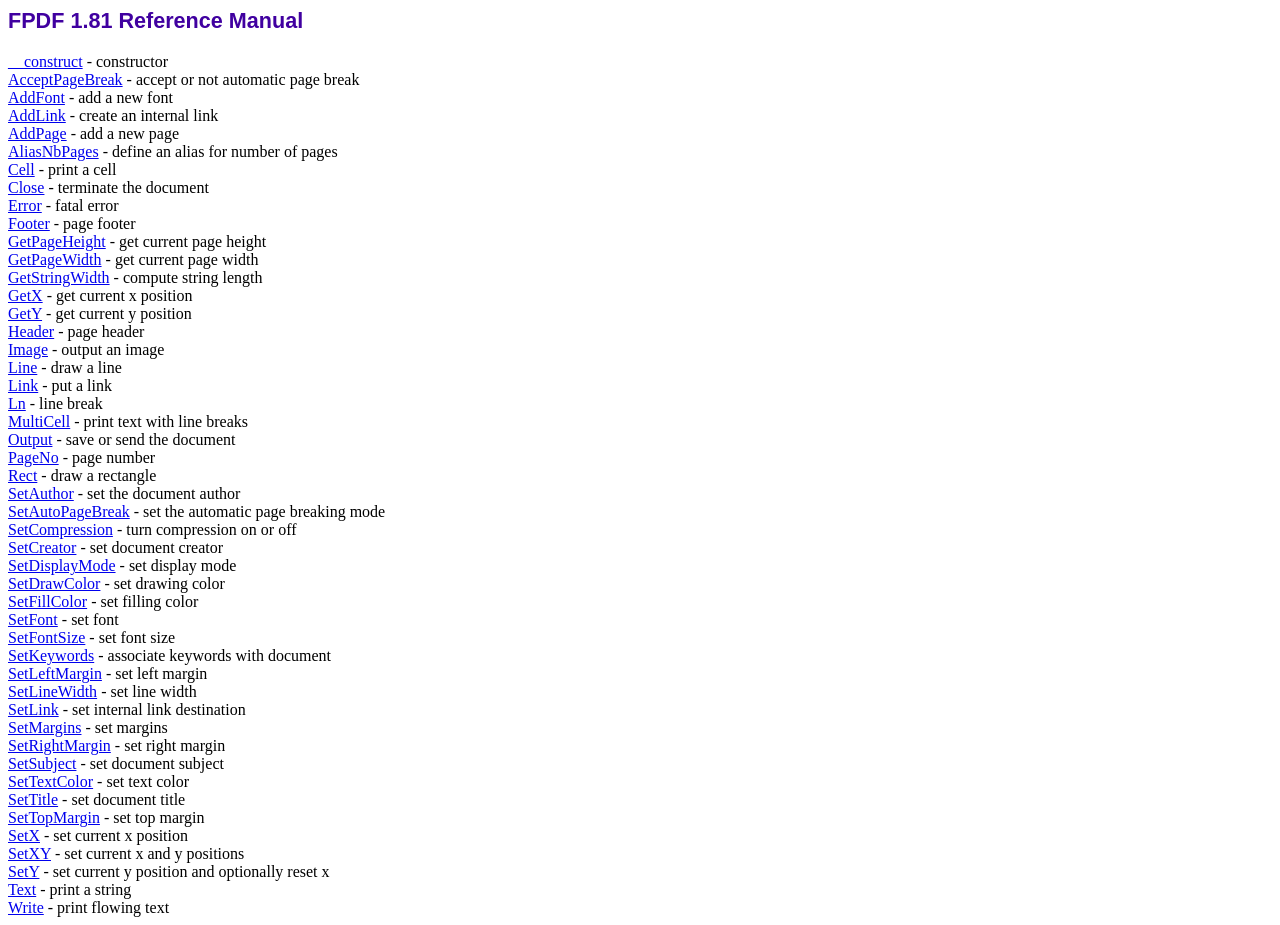
<file: main/fpdf/doc/index.htm>
<!DOCTYPE html PUBLIC "-//W3C//DTD HTML 4.01 Transitional//EN">
<html>
<head>
<meta http-equiv="Content-Type" content="text/html; charset=ISO-8859-1">
<title>FPDF 1.81 Reference Manual</title>
<link type="text/css" rel="stylesheet" href="../fpdf.css">
</head>
<body>
<h1>FPDF 1.81 Reference Manual</h1>
<a href="__construct.htm">__construct</a> - constructor<br>
<a href="acceptpagebreak.htm">AcceptPageBreak</a> - accept or not automatic page break<br>
<a href="addfont.htm">AddFont</a> - add a new font<br>
<a href="addlink.htm">AddLink</a> - create an internal link<br>
<a href="addpage.htm">AddPage</a> - add a new page<br>
<a href="aliasnbpages.htm">AliasNbPages</a> - define an alias for number of pages<br>
<a href="cell.htm">Cell</a> - print a cell<br>
<a href="close.htm">Close</a> - terminate the document<br>
<a href="error.htm">Error</a> - fatal error<br>
<a href="footer.htm">Footer</a> - page footer<br>
<a href="getpageheight.htm">GetPageHeight</a> - get current page height<br>
<a href="getpagewidth.htm">GetPageWidth</a> - get current page width<br>
<a href="getstringwidth.htm">GetStringWidth</a> - compute string length<br>
<a href="getx.htm">GetX</a> - get current x position<br>
<a href="gety.htm">GetY</a> - get current y position<br>
<a href="header.htm">Header</a> - page header<br>
<a href="image.htm">Image</a> - output an image<br>
<a href="line.htm">Line</a> - draw a line<br>
<a href="link.htm">Link</a> - put a link<br>
<a href="ln.htm">Ln</a> - line break<br>
<a href="multicell.htm">MultiCell</a> - print text with line breaks<br>
<a href="output.htm">Output</a> - save or send the document<br>
<a href="pageno.htm">PageNo</a> - page number<br>
<a href="rect.htm">Rect</a> - draw a rectangle<br>
<a href="setauthor.htm">SetAuthor</a> - set the document author<br>
<a href="setautopagebreak.htm">SetAutoPageBreak</a> - set the automatic page breaking mode<br>
<a href="setcompression.htm">SetCompression</a> - turn compression on or off<br>
<a href="setcreator.htm">SetCreator</a> - set document creator<br>
<a href="setdisplaymode.htm">SetDisplayMode</a> - set display mode<br>
<a href="setdrawcolor.htm">SetDrawColor</a> - set drawing color<br>
<a href="setfillcolor.htm">SetFillColor</a> - set filling color<br>
<a href="setfont.htm">SetFont</a> - set font<br>
<a href="setfontsize.htm">SetFontSize</a> - set font size<br>
<a href="setkeywords.htm">SetKeywords</a> - associate keywords with document<br>
<a href="setleftmargin.htm">SetLeftMargin</a> - set left margin<br>
<a href="setlinewidth.htm">SetLineWidth</a> - set line width<br>
<a href="setlink.htm">SetLink</a> - set internal link destination<br>
<a href="setmargins.htm">SetMargins</a> - set margins<br>
<a href="setrightmargin.htm">SetRightMargin</a> - set right margin<br>
<a href="setsubject.htm">SetSubject</a> - set document subject<br>
<a href="settextcolor.htm">SetTextColor</a> - set text color<br>
<a href="settitle.htm">SetTitle</a> - set document title<br>
<a href="settopmargin.htm">SetTopMargin</a> - set top margin<br>
<a href="setx.htm">SetX</a> - set current x position<br>
<a href="setxy.htm">SetXY</a> - set current x and y positions<br>
<a href="sety.htm">SetY</a> - set current y position and optionally reset x<br>
<a href="text.htm">Text</a> - print a string<br>
<a href="write.htm">Write</a> - print flowing text<br>
</body>
</html>
</file>
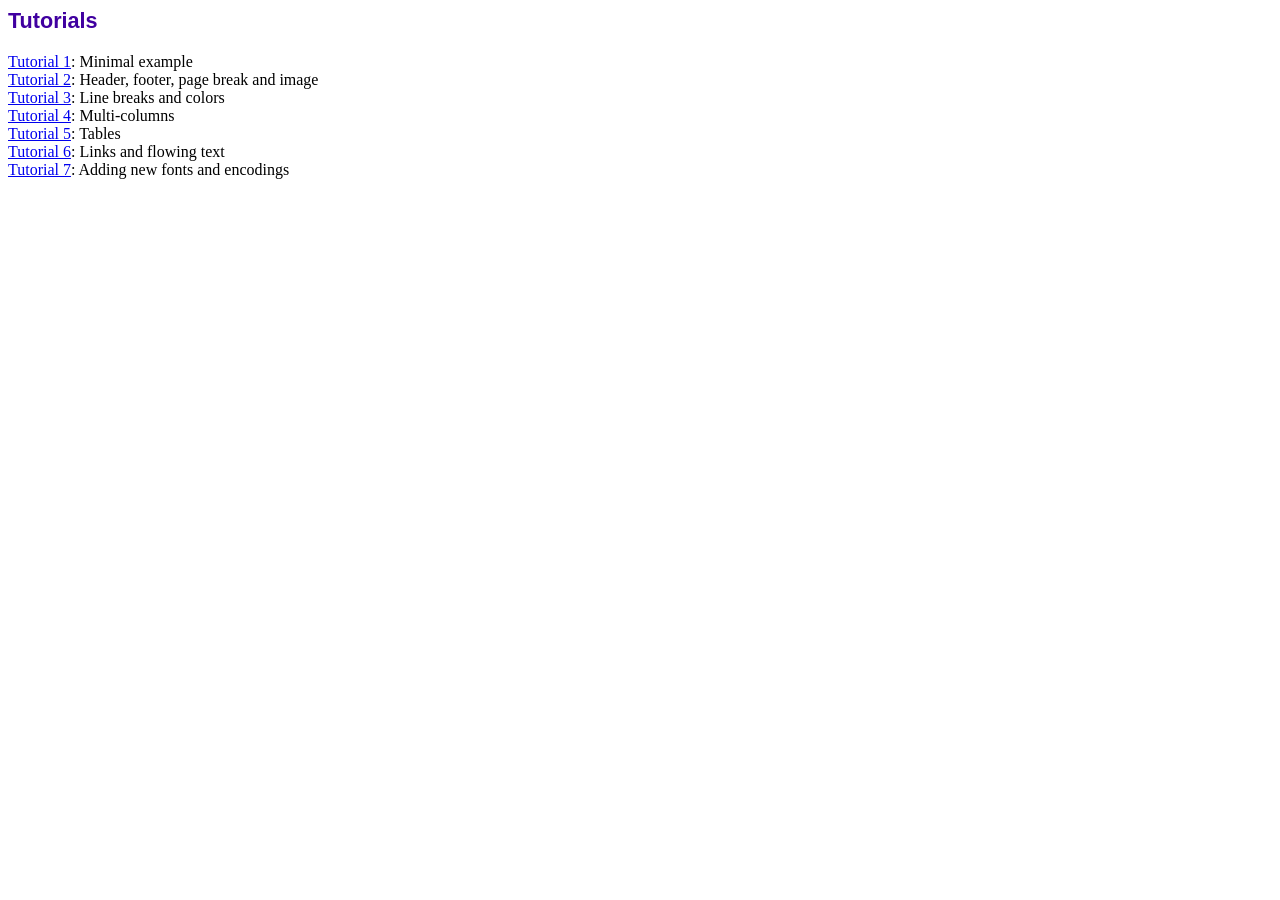
<file: main/fpdf/tutorial/index.htm>
<!DOCTYPE html PUBLIC "-//W3C//DTD HTML 4.01 Transitional//EN">
<html>
<head>
<meta http-equiv="Content-Type" content="text/html; charset=ISO-8859-1">
<title>Tutorials</title>
<link type="text/css" rel="stylesheet" href="../fpdf.css">
</head>
<body>
<h1>Tutorials</h1>
<ul style="list-style-type:none; margin-left:0; padding-left:0">
<li><a href="tuto1.htm">Tutorial 1</a>: Minimal example</li>
<li><a href="tuto2.htm">Tutorial 2</a>: Header, footer, page break and image</li>
<li><a href="tuto3.htm">Tutorial 3</a>: Line breaks and colors</li>
<li><a href="tuto4.htm">Tutorial 4</a>: Multi-columns</li>
<li><a href="tuto5.htm">Tutorial 5</a>: Tables</li>
<li><a href="tuto6.htm">Tutorial 6</a>: Links and flowing text</li>
<li><a href="tuto7.htm">Tutorial 7</a>: Adding new fonts and encodings</li>
</ul>
</body>
</html>
</file>
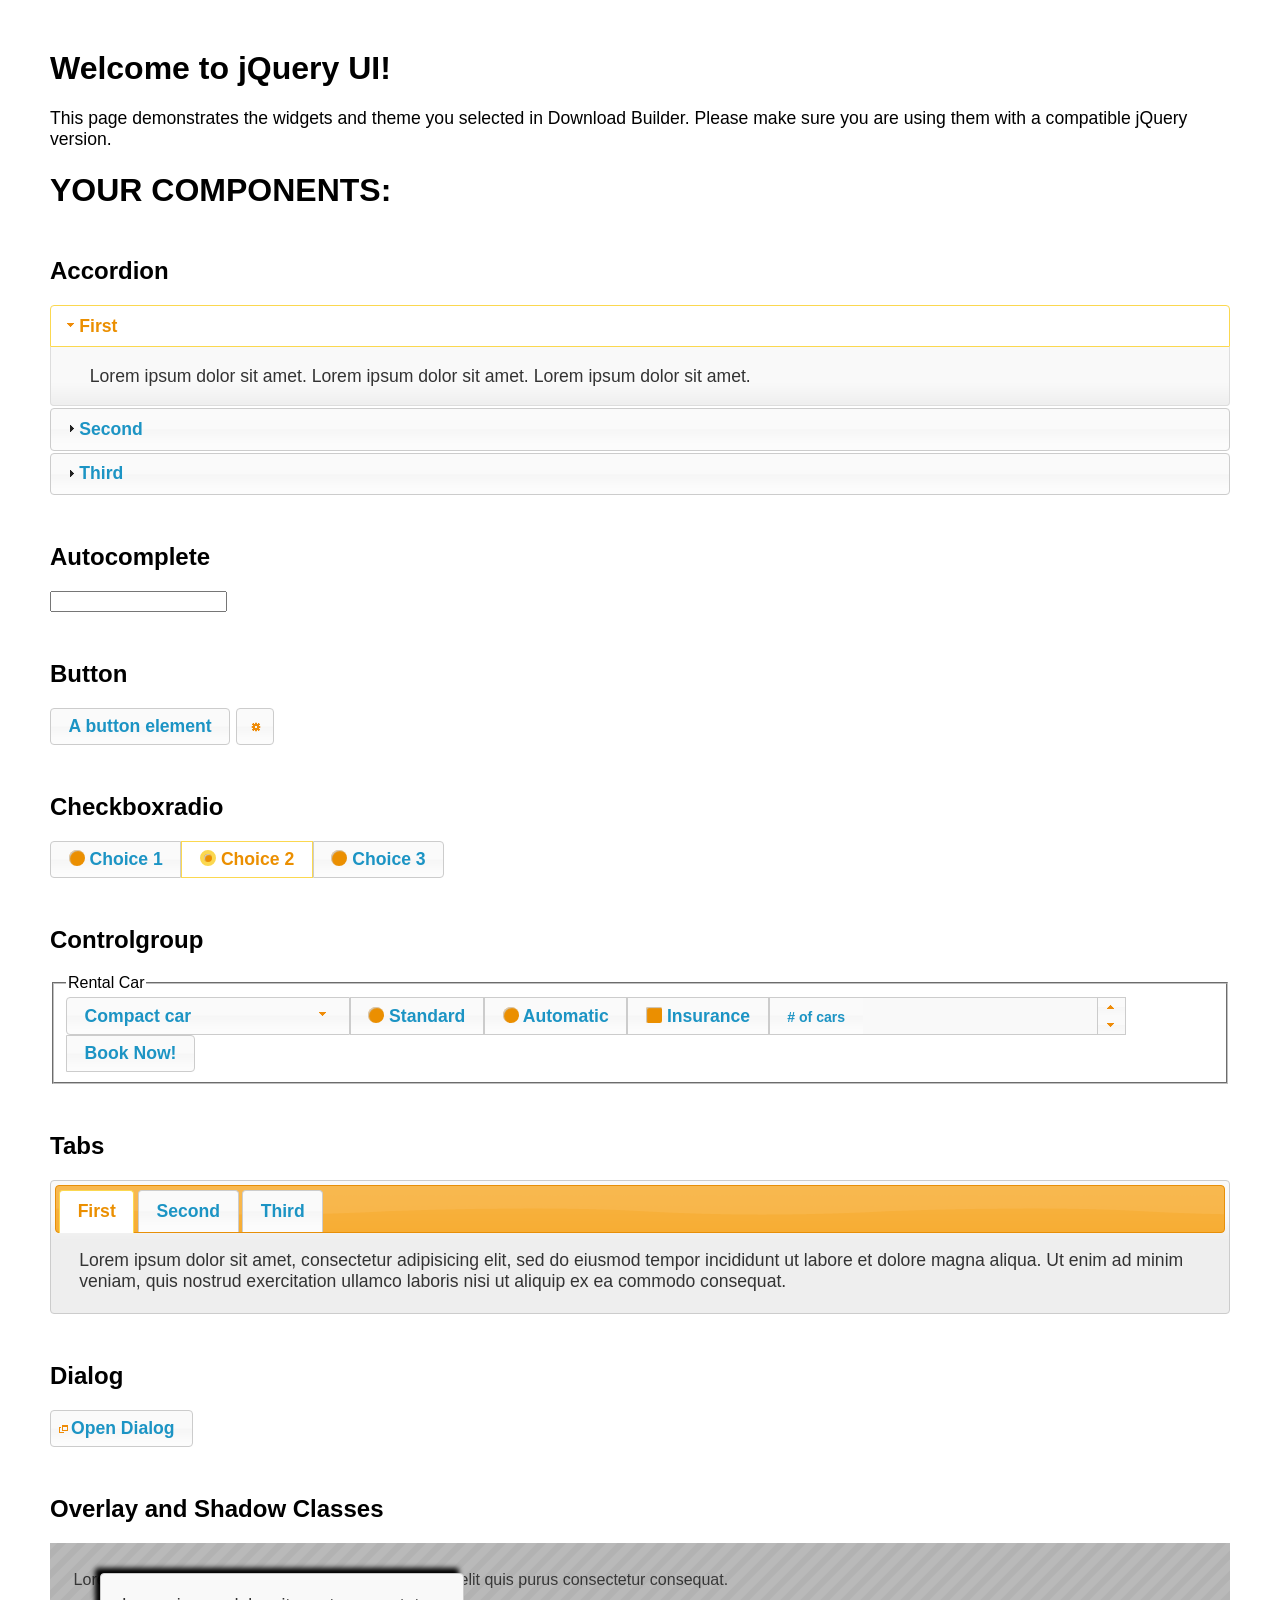
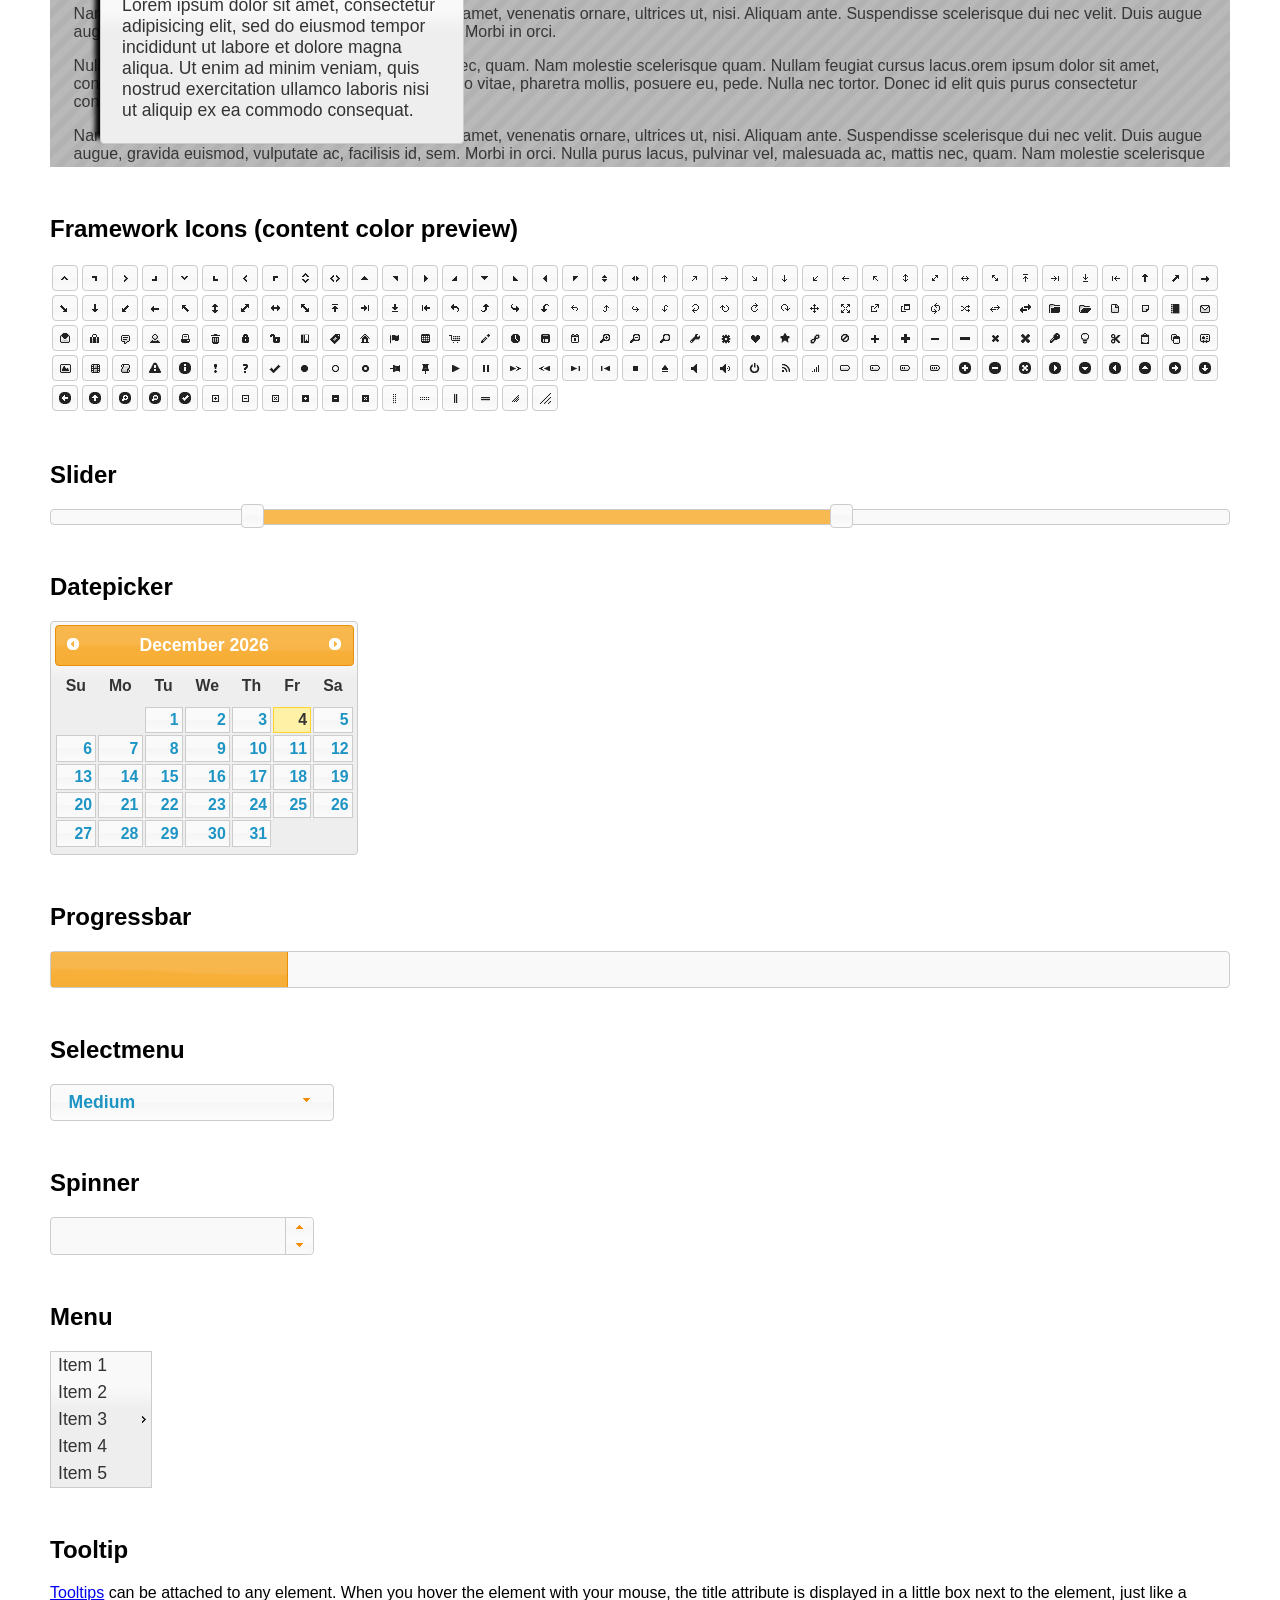
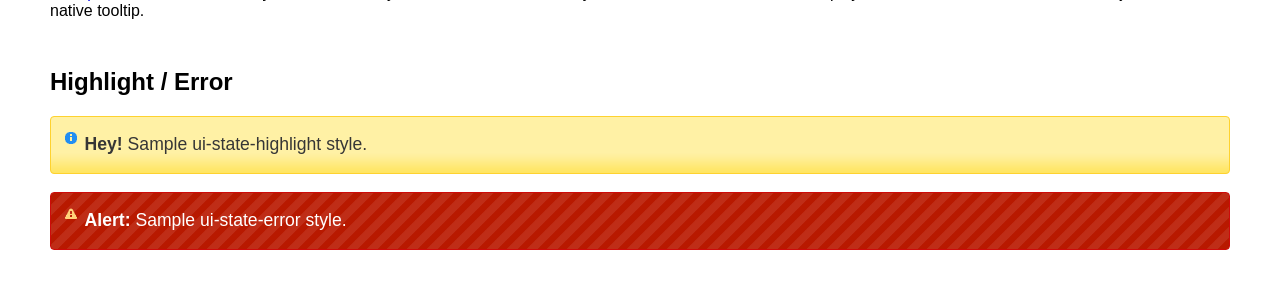
<file: main/settingFunctionality/settingsTabs/theme/index.html>
<!doctype html>
<html lang="us">
<head>
	<meta charset="utf-8">
	<title>jQuery UI Example Page</title>
	<link href="jquery-ui.css" rel="stylesheet">
	<style>
	body{
		font-family: "Trebuchet MS", sans-serif;
		margin: 50px;
	}
	.demoHeaders {
		margin-top: 2em;
	}
	#dialog-link {
		padding: .4em 1em .4em 20px;
		text-decoration: none;
		position: relative;
	}
	#dialog-link span.ui-icon {
		margin: 0 5px 0 0;
		position: absolute;
		left: .2em;
		top: 50%;
		margin-top: -8px;
	}
	#icons {
		margin: 0;
		padding: 0;
	}
	#icons li {
		margin: 2px;
		position: relative;
		padding: 4px 0;
		cursor: pointer;
		float: left;
		list-style: none;
	}
	#icons span.ui-icon {
		float: left;
		margin: 0 4px;
	}
	.fakewindowcontain .ui-widget-overlay {
		position: absolute;
	}
	select {
		width: 200px;
	}
	</style>
</head>
<body>

<h1>Welcome to jQuery UI!</h1>

<div class="ui-widget">
	<p>This page demonstrates the widgets and theme you selected in Download Builder. Please make sure you are using them with a compatible jQuery version.</p>
</div>

<h1>YOUR COMPONENTS:</h1>


<!-- Accordion -->
<h2 class="demoHeaders">Accordion</h2>
<div id="accordion">
	<h3>First</h3>
	<div>Lorem ipsum dolor sit amet. Lorem ipsum dolor sit amet. Lorem ipsum dolor sit amet.</div>
	<h3>Second</h3>
	<div>Phasellus mattis tincidunt nibh.</div>
	<h3>Third</h3>
	<div>Nam dui erat, auctor a, dignissim quis.</div>
</div>



<!-- Autocomplete -->
<h2 class="demoHeaders">Autocomplete</h2>
<div>
	<input id="autocomplete" title="type &quot;a&quot;">
</div>



<!-- Button -->
<h2 class="demoHeaders">Button</h2>
<button id="button">A button element</button>
<button id="button-icon">An icon-only button</button>



<!-- Checkboxradio -->
<h2 class="demoHeaders">Checkboxradio</h2>
<form style="margin-top: 1em;">
	<div id="radioset">
		<input type="radio" id="radio1" name="radio"><label for="radio1">Choice 1</label>
		<input type="radio" id="radio2" name="radio" checked="checked"><label for="radio2">Choice 2</label>
		<input type="radio" id="radio3" name="radio"><label for="radio3">Choice 3</label>
	</div>
</form>



<!-- Controlgroup -->
<h2 class="demoHeaders">Controlgroup</h2>
<fieldset>
	<legend>Rental Car</legend>
	<div id="controlgroup">
		<select id="car-type">
			<option>Compact car</option>
			<option>Midsize car</option>
			<option>Full size car</option>
			<option>SUV</option>
			<option>Luxury</option>
			<option>Truck</option>
			<option>Van</option>
		</select>
		<label for="transmission-standard">Standard</label>
		<input type="radio" name="transmission" id="transmission-standard">
		<label for="transmission-automatic">Automatic</label>
		<input type="radio" name="transmission" id="transmission-automatic">
		<label for="insurance">Insurance</label>
		<input type="checkbox" name="insurance" id="insurance">
		<label for="horizontal-spinner" class="ui-controlgroup-label"># of cars</label>
		<input id="horizontal-spinner" class="ui-spinner-input">
		<button>Book Now!</button>
	</div>
</fieldset>



<!-- Tabs -->
<h2 class="demoHeaders">Tabs</h2>
<div id="tabs">
	<ul>
		<li><a href="#tabs-1">First</a></li>
		<li><a href="#tabs-2">Second</a></li>
		<li><a href="#tabs-3">Third</a></li>
	</ul>
	<div id="tabs-1">Lorem ipsum dolor sit amet, consectetur adipisicing elit, sed do eiusmod tempor incididunt ut labore et dolore magna aliqua. Ut enim ad minim veniam, quis nostrud exercitation ullamco laboris nisi ut aliquip ex ea commodo consequat.</div>
	<div id="tabs-2">Phasellus mattis tincidunt nibh. Cras orci urna, blandit id, pretium vel, aliquet ornare, felis. Maecenas scelerisque sem non nisl. Fusce sed lorem in enim dictum bibendum.</div>
	<div id="tabs-3">Nam dui erat, auctor a, dignissim quis, sollicitudin eu, felis. Pellentesque nisi urna, interdum eget, sagittis et, consequat vestibulum, lacus. Mauris porttitor ullamcorper augue.</div>
</div>



<h2 class="demoHeaders">Dialog</h2>
<p>
	<button id="dialog-link" class="ui-button ui-corner-all ui-widget">
		<span class="ui-icon ui-icon-newwin"></span>Open Dialog
	</button>
</p>

<h2 class="demoHeaders">Overlay and Shadow Classes</h2>
<div style="position: relative; width: 96%; height: 200px; padding:1% 2%; overflow:hidden;" class="fakewindowcontain">
	<p>Lorem ipsum dolor sit amet,  Nulla nec tortor. Donec id elit quis purus consectetur consequat. </p><p>Nam congue semper tellus. Sed erat dolor, dapibus sit amet, venenatis ornare, ultrices ut, nisi. Aliquam ante. Suspendisse scelerisque dui nec velit. Duis augue augue, gravida euismod, vulputate ac, facilisis id, sem. Morbi in orci. </p><p>Nulla purus lacus, pulvinar vel, malesuada ac, mattis nec, quam. Nam molestie scelerisque quam. Nullam feugiat cursus lacus.orem ipsum dolor sit amet, consectetur adipiscing elit. Donec libero risus, commodo vitae, pharetra mollis, posuere eu, pede. Nulla nec tortor. Donec id elit quis purus consectetur consequat. </p><p>Nam congue semper tellus. Sed erat dolor, dapibus sit amet, venenatis ornare, ultrices ut, nisi. Aliquam ante. Suspendisse scelerisque dui nec velit. Duis augue augue, gravida euismod, vulputate ac, facilisis id, sem. Morbi in orci. Nulla purus lacus, pulvinar vel, malesuada ac, mattis nec, quam. Nam molestie scelerisque quam. </p><p>Nullam feugiat cursus lacus.orem ipsum dolor sit amet, consectetur adipiscing elit. Donec libero risus, commodo vitae, pharetra mollis, posuere eu, pede. Nulla nec tortor. Donec id elit quis purus consectetur consequat. Nam congue semper tellus. Sed erat dolor, dapibus sit amet, venenatis ornare, ultrices ut, nisi. Aliquam ante. </p><p>Suspendisse scelerisque dui nec velit. Duis augue augue, gravida euismod, vulputate ac, facilisis id, sem. Morbi in orci. Nulla purus lacus, pulvinar vel, malesuada ac, mattis nec, quam. Nam molestie scelerisque quam. Nullam feugiat cursus lacus.orem ipsum dolor sit amet, consectetur adipiscing elit. Donec libero risus, commodo vitae, pharetra mollis, posuere eu, pede. Nulla nec tortor. Donec id elit quis purus consectetur consequat. Nam congue semper tellus. Sed erat dolor, dapibus sit amet, venenatis ornare, ultrices ut, nisi. </p>

	<!-- ui-dialog -->
	<div class="ui-widget-overlay ui-front"></div>
	<div style="position: absolute; width: 320px; left: 50px; top: 30px; padding: 1.2em" class="ui-widget ui-front ui-widget-content ui-corner-all ui-widget-shadow">
		Lorem ipsum dolor sit amet, consectetur adipisicing elit, sed do eiusmod tempor incididunt ut labore et dolore magna aliqua. Ut enim ad minim veniam, quis nostrud exercitation ullamco laboris nisi ut aliquip ex ea commodo consequat.
	</div>

</div>

<!-- ui-dialog -->
<div id="dialog" title="Dialog Title">
	<p>Lorem ipsum dolor sit amet, consectetur adipisicing elit, sed do eiusmod tempor incididunt ut labore et dolore magna aliqua. Ut enim ad minim veniam, quis nostrud exercitation ullamco laboris nisi ut aliquip ex ea commodo consequat.</p>
</div>



<h2 class="demoHeaders">Framework Icons (content color preview)</h2>
<ul id="icons" class="ui-widget ui-helper-clearfix">
	<li class="ui-state-default ui-corner-all" title=".ui-icon-caret-1-n"><span class="ui-icon ui-icon-caret-1-n"></span></li>
	<li class="ui-state-default ui-corner-all" title=".ui-icon-caret-1-ne"><span class="ui-icon ui-icon-caret-1-ne"></span></li>
	<li class="ui-state-default ui-corner-all" title=".ui-icon-caret-1-e"><span class="ui-icon ui-icon-caret-1-e"></span></li>
	<li class="ui-state-default ui-corner-all" title=".ui-icon-caret-1-se"><span class="ui-icon ui-icon-caret-1-se"></span></li>
	<li class="ui-state-default ui-corner-all" title=".ui-icon-caret-1-s"><span class="ui-icon ui-icon-caret-1-s"></span></li>
	<li class="ui-state-default ui-corner-all" title=".ui-icon-caret-1-sw"><span class="ui-icon ui-icon-caret-1-sw"></span></li>
	<li class="ui-state-default ui-corner-all" title=".ui-icon-caret-1-w"><span class="ui-icon ui-icon-caret-1-w"></span></li>
	<li class="ui-state-default ui-corner-all" title=".ui-icon-caret-1-nw"><span class="ui-icon ui-icon-caret-1-nw"></span></li>
	<li class="ui-state-default ui-corner-all" title=".ui-icon-caret-2-n-s"><span class="ui-icon ui-icon-caret-2-n-s"></span></li>
	<li class="ui-state-default ui-corner-all" title=".ui-icon-caret-2-e-w"><span class="ui-icon ui-icon-caret-2-e-w"></span></li>
	<li class="ui-state-default ui-corner-all" title=".ui-icon-triangle-1-n"><span class="ui-icon ui-icon-triangle-1-n"></span></li>
	<li class="ui-state-default ui-corner-all" title=".ui-icon-triangle-1-ne"><span class="ui-icon ui-icon-triangle-1-ne"></span></li>
	<li class="ui-state-default ui-corner-all" title=".ui-icon-triangle-1-e"><span class="ui-icon ui-icon-triangle-1-e"></span></li>
	<li class="ui-state-default ui-corner-all" title=".ui-icon-triangle-1-se"><span class="ui-icon ui-icon-triangle-1-se"></span></li>
	<li class="ui-state-default ui-corner-all" title=".ui-icon-triangle-1-s"><span class="ui-icon ui-icon-triangle-1-s"></span></li>
	<li class="ui-state-default ui-corner-all" title=".ui-icon-triangle-1-sw"><span class="ui-icon ui-icon-triangle-1-sw"></span></li>
	<li class="ui-state-default ui-corner-all" title=".ui-icon-triangle-1-w"><span class="ui-icon ui-icon-triangle-1-w"></span></li>
	<li class="ui-state-default ui-corner-all" title=".ui-icon-triangle-1-nw"><span class="ui-icon ui-icon-triangle-1-nw"></span></li>
	<li class="ui-state-default ui-corner-all" title=".ui-icon-triangle-2-n-s"><span class="ui-icon ui-icon-triangle-2-n-s"></span></li>
	<li class="ui-state-default ui-corner-all" title=".ui-icon-triangle-2-e-w"><span class="ui-icon ui-icon-triangle-2-e-w"></span></li>
	<li class="ui-state-default ui-corner-all" title=".ui-icon-arrow-1-n"><span class="ui-icon ui-icon-arrow-1-n"></span></li>
	<li class="ui-state-default ui-corner-all" title=".ui-icon-arrow-1-ne"><span class="ui-icon ui-icon-arrow-1-ne"></span></li>
	<li class="ui-state-default ui-corner-all" title=".ui-icon-arrow-1-e"><span class="ui-icon ui-icon-arrow-1-e"></span></li>
	<li class="ui-state-default ui-corner-all" title=".ui-icon-arrow-1-se"><span class="ui-icon ui-icon-arrow-1-se"></span></li>
	<li class="ui-state-default ui-corner-all" title=".ui-icon-arrow-1-s"><span class="ui-icon ui-icon-arrow-1-s"></span></li>
	<li class="ui-state-default ui-corner-all" title=".ui-icon-arrow-1-sw"><span class="ui-icon ui-icon-arrow-1-sw"></span></li>
	<li class="ui-state-default ui-corner-all" title=".ui-icon-arrow-1-w"><span class="ui-icon ui-icon-arrow-1-w"></span></li>
	<li class="ui-state-default ui-corner-all" title=".ui-icon-arrow-1-nw"><span class="ui-icon ui-icon-arrow-1-nw"></span></li>
	<li class="ui-state-default ui-corner-all" title=".ui-icon-arrow-2-n-s"><span class="ui-icon ui-icon-arrow-2-n-s"></span></li>
	<li class="ui-state-default ui-corner-all" title=".ui-icon-arrow-2-ne-sw"><span class="ui-icon ui-icon-arrow-2-ne-sw"></span></li>
	<li class="ui-state-default ui-corner-all" title=".ui-icon-arrow-2-e-w"><span class="ui-icon ui-icon-arrow-2-e-w"></span></li>
	<li class="ui-state-default ui-corner-all" title=".ui-icon-arrow-2-se-nw"><span class="ui-icon ui-icon-arrow-2-se-nw"></span></li>
	<li class="ui-state-default ui-corner-all" title=".ui-icon-arrowstop-1-n"><span class="ui-icon ui-icon-arrowstop-1-n"></span></li>
	<li class="ui-state-default ui-corner-all" title=".ui-icon-arrowstop-1-e"><span class="ui-icon ui-icon-arrowstop-1-e"></span></li>
	<li class="ui-state-default ui-corner-all" title=".ui-icon-arrowstop-1-s"><span class="ui-icon ui-icon-arrowstop-1-s"></span></li>
	<li class="ui-state-default ui-corner-all" title=".ui-icon-arrowstop-1-w"><span class="ui-icon ui-icon-arrowstop-1-w"></span></li>
	<li class="ui-state-default ui-corner-all" title=".ui-icon-arrowthick-1-n"><span class="ui-icon ui-icon-arrowthick-1-n"></span></li>
	<li class="ui-state-default ui-corner-all" title=".ui-icon-arrowthick-1-ne"><span class="ui-icon ui-icon-arrowthick-1-ne"></span></li>
	<li class="ui-state-default ui-corner-all" title=".ui-icon-arrowthick-1-e"><span class="ui-icon ui-icon-arrowthick-1-e"></span></li>
	<li class="ui-state-default ui-corner-all" title=".ui-icon-arrowthick-1-se"><span class="ui-icon ui-icon-arrowthick-1-se"></span></li>
	<li class="ui-state-default ui-corner-all" title=".ui-icon-arrowthick-1-s"><span class="ui-icon ui-icon-arrowthick-1-s"></span></li>
	<li class="ui-state-default ui-corner-all" title=".ui-icon-arrowthick-1-sw"><span class="ui-icon ui-icon-arrowthick-1-sw"></span></li>
	<li class="ui-state-default ui-corner-all" title=".ui-icon-arrowthick-1-w"><span class="ui-icon ui-icon-arrowthick-1-w"></span></li>
	<li class="ui-state-default ui-corner-all" title=".ui-icon-arrowthick-1-nw"><span class="ui-icon ui-icon-arrowthick-1-nw"></span></li>
	<li class="ui-state-default ui-corner-all" title=".ui-icon-arrowthick-2-n-s"><span class="ui-icon ui-icon-arrowthick-2-n-s"></span></li>
	<li class="ui-state-default ui-corner-all" title=".ui-icon-arrowthick-2-ne-sw"><span class="ui-icon ui-icon-arrowthick-2-ne-sw"></span></li>
	<li class="ui-state-default ui-corner-all" title=".ui-icon-arrowthick-2-e-w"><span class="ui-icon ui-icon-arrowthick-2-e-w"></span></li>
	<li class="ui-state-default ui-corner-all" title=".ui-icon-arrowthick-2-se-nw"><span class="ui-icon ui-icon-arrowthick-2-se-nw"></span></li>
	<li class="ui-state-default ui-corner-all" title=".ui-icon-arrowthickstop-1-n"><span class="ui-icon ui-icon-arrowthickstop-1-n"></span></li>
	<li class="ui-state-default ui-corner-all" title=".ui-icon-arrowthickstop-1-e"><span class="ui-icon ui-icon-arrowthickstop-1-e"></span></li>
	<li class="ui-state-default ui-corner-all" title=".ui-icon-arrowthickstop-1-s"><span class="ui-icon ui-icon-arrowthickstop-1-s"></span></li>
	<li class="ui-state-default ui-corner-all" title=".ui-icon-arrowthickstop-1-w"><span class="ui-icon ui-icon-arrowthickstop-1-w"></span></li>
	<li class="ui-state-default ui-corner-all" title=".ui-icon-arrowreturnthick-1-w"><span class="ui-icon ui-icon-arrowreturnthick-1-w"></span></li>
	<li class="ui-state-default ui-corner-all" title=".ui-icon-arrowreturnthick-1-n"><span class="ui-icon ui-icon-arrowreturnthick-1-n"></span></li>
	<li class="ui-state-default ui-corner-all" title=".ui-icon-arrowreturnthick-1-e"><span class="ui-icon ui-icon-arrowreturnthick-1-e"></span></li>
	<li class="ui-state-default ui-corner-all" title=".ui-icon-arrowreturnthick-1-s"><span class="ui-icon ui-icon-arrowreturnthick-1-s"></span></li>
	<li class="ui-state-default ui-corner-all" title=".ui-icon-arrowreturn-1-w"><span class="ui-icon ui-icon-arrowreturn-1-w"></span></li>
	<li class="ui-state-default ui-corner-all" title=".ui-icon-arrowreturn-1-n"><span class="ui-icon ui-icon-arrowreturn-1-n"></span></li>
	<li class="ui-state-default ui-corner-all" title=".ui-icon-arrowreturn-1-e"><span class="ui-icon ui-icon-arrowreturn-1-e"></span></li>
	<li class="ui-state-default ui-corner-all" title=".ui-icon-arrowreturn-1-s"><span class="ui-icon ui-icon-arrowreturn-1-s"></span></li>
	<li class="ui-state-default ui-corner-all" title=".ui-icon-arrowrefresh-1-w"><span class="ui-icon ui-icon-arrowrefresh-1-w"></span></li>
	<li class="ui-state-default ui-corner-all" title=".ui-icon-arrowrefresh-1-n"><span class="ui-icon ui-icon-arrowrefresh-1-n"></span></li>
	<li class="ui-state-default ui-corner-all" title=".ui-icon-arrowrefresh-1-e"><span class="ui-icon ui-icon-arrowrefresh-1-e"></span></li>
	<li class="ui-state-default ui-corner-all" title=".ui-icon-arrowrefresh-1-s"><span class="ui-icon ui-icon-arrowrefresh-1-s"></span></li>
	<li class="ui-state-default ui-corner-all" title=".ui-icon-arrow-4"><span class="ui-icon ui-icon-arrow-4"></span></li>
	<li class="ui-state-default ui-corner-all" title=".ui-icon-arrow-4-diag"><span class="ui-icon ui-icon-arrow-4-diag"></span></li>
	<li class="ui-state-default ui-corner-all" title=".ui-icon-extlink"><span class="ui-icon ui-icon-extlink"></span></li>
	<li class="ui-state-default ui-corner-all" title=".ui-icon-newwin"><span class="ui-icon ui-icon-newwin"></span></li>
	<li class="ui-state-default ui-corner-all" title=".ui-icon-refresh"><span class="ui-icon ui-icon-refresh"></span></li>
	<li class="ui-state-default ui-corner-all" title=".ui-icon-shuffle"><span class="ui-icon ui-icon-shuffle"></span></li>
	<li class="ui-state-default ui-corner-all" title=".ui-icon-transfer-e-w"><span class="ui-icon ui-icon-transfer-e-w"></span></li>
	<li class="ui-state-default ui-corner-all" title=".ui-icon-transferthick-e-w"><span class="ui-icon ui-icon-transferthick-e-w"></span></li>
	<li class="ui-state-default ui-corner-all" title=".ui-icon-folder-collapsed"><span class="ui-icon ui-icon-folder-collapsed"></span></li>
	<li class="ui-state-default ui-corner-all" title=".ui-icon-folder-open"><span class="ui-icon ui-icon-folder-open"></span></li>
	<li class="ui-state-default ui-corner-all" title=".ui-icon-document"><span class="ui-icon ui-icon-document"></span></li>
	<li class="ui-state-default ui-corner-all" title=".ui-icon-document-b"><span class="ui-icon ui-icon-document-b"></span></li>
	<li class="ui-state-default ui-corner-all" title=".ui-icon-note"><span class="ui-icon ui-icon-note"></span></li>
	<li class="ui-state-default ui-corner-all" title=".ui-icon-mail-closed"><span class="ui-icon ui-icon-mail-closed"></span></li>
	<li class="ui-state-default ui-corner-all" title=".ui-icon-mail-open"><span class="ui-icon ui-icon-mail-open"></span></li>
	<li class="ui-state-default ui-corner-all" title=".ui-icon-suitcase"><span class="ui-icon ui-icon-suitcase"></span></li>
	<li class="ui-state-default ui-corner-all" title=".ui-icon-comment"><span class="ui-icon ui-icon-comment"></span></li>
	<li class="ui-state-default ui-corner-all" title=".ui-icon-person"><span class="ui-icon ui-icon-person"></span></li>
	<li class="ui-state-default ui-corner-all" title=".ui-icon-print"><span class="ui-icon ui-icon-print"></span></li>
	<li class="ui-state-default ui-corner-all" title=".ui-icon-trash"><span class="ui-icon ui-icon-trash"></span></li>
	<li class="ui-state-default ui-corner-all" title=".ui-icon-locked"><span class="ui-icon ui-icon-locked"></span></li>
	<li class="ui-state-default ui-corner-all" title=".ui-icon-unlocked"><span class="ui-icon ui-icon-unlocked"></span></li>
	<li class="ui-state-default ui-corner-all" title=".ui-icon-bookmark"><span class="ui-icon ui-icon-bookmark"></span></li>
	<li class="ui-state-default ui-corner-all" title=".ui-icon-tag"><span class="ui-icon ui-icon-tag"></span></li>
	<li class="ui-state-default ui-corner-all" title=".ui-icon-home"><span class="ui-icon ui-icon-home"></span></li>
	<li class="ui-state-default ui-corner-all" title=".ui-icon-flag"><span class="ui-icon ui-icon-flag"></span></li>
	<li class="ui-state-default ui-corner-all" title=".ui-icon-calculator"><span class="ui-icon ui-icon-calculator"></span></li>
	<li class="ui-state-default ui-corner-all" title=".ui-icon-cart"><span class="ui-icon ui-icon-cart"></span></li>
	<li class="ui-state-default ui-corner-all" title=".ui-icon-pencil"><span class="ui-icon ui-icon-pencil"></span></li>
	<li class="ui-state-default ui-corner-all" title=".ui-icon-clock"><span class="ui-icon ui-icon-clock"></span></li>
	<li class="ui-state-default ui-corner-all" title=".ui-icon-disk"><span class="ui-icon ui-icon-disk"></span></li>
	<li class="ui-state-default ui-corner-all" title=".ui-icon-calendar"><span class="ui-icon ui-icon-calendar"></span></li>
	<li class="ui-state-default ui-corner-all" title=".ui-icon-zoomin"><span class="ui-icon ui-icon-zoomin"></span></li>
	<li class="ui-state-default ui-corner-all" title=".ui-icon-zoomout"><span class="ui-icon ui-icon-zoomout"></span></li>
	<li class="ui-state-default ui-corner-all" title=".ui-icon-search"><span class="ui-icon ui-icon-search"></span></li>
	<li class="ui-state-default ui-corner-all" title=".ui-icon-wrench"><span class="ui-icon ui-icon-wrench"></span></li>
	<li class="ui-state-default ui-corner-all" title=".ui-icon-gear"><span class="ui-icon ui-icon-gear"></span></li>
	<li class="ui-state-default ui-corner-all" title=".ui-icon-heart"><span class="ui-icon ui-icon-heart"></span></li>
	<li class="ui-state-default ui-corner-all" title=".ui-icon-star"><span class="ui-icon ui-icon-star"></span></li>
	<li class="ui-state-default ui-corner-all" title=".ui-icon-link"><span class="ui-icon ui-icon-link"></span></li>
	<li class="ui-state-default ui-corner-all" title=".ui-icon-cancel"><span class="ui-icon ui-icon-cancel"></span></li>
	<li class="ui-state-default ui-corner-all" title=".ui-icon-plus"><span class="ui-icon ui-icon-plus"></span></li>
	<li class="ui-state-default ui-corner-all" title=".ui-icon-plusthick"><span class="ui-icon ui-icon-plusthick"></span></li>
	<li class="ui-state-default ui-corner-all" title=".ui-icon-minus"><span class="ui-icon ui-icon-minus"></span></li>
	<li class="ui-state-default ui-corner-all" title=".ui-icon-minusthick"><span class="ui-icon ui-icon-minusthick"></span></li>
	<li class="ui-state-default ui-corner-all" title=".ui-icon-close"><span class="ui-icon ui-icon-close"></span></li>
	<li class="ui-state-default ui-corner-all" title=".ui-icon-closethick"><span class="ui-icon ui-icon-closethick"></span></li>
	<li class="ui-state-default ui-corner-all" title=".ui-icon-key"><span class="ui-icon ui-icon-key"></span></li>
	<li class="ui-state-default ui-corner-all" title=".ui-icon-lightbulb"><span class="ui-icon ui-icon-lightbulb"></span></li>
	<li class="ui-state-default ui-corner-all" title=".ui-icon-scissors"><span class="ui-icon ui-icon-scissors"></span></li>
	<li class="ui-state-default ui-corner-all" title=".ui-icon-clipboard"><span class="ui-icon ui-icon-clipboard"></span></li>
	<li class="ui-state-default ui-corner-all" title=".ui-icon-copy"><span class="ui-icon ui-icon-copy"></span></li>
	<li class="ui-state-default ui-corner-all" title=".ui-icon-contact"><span class="ui-icon ui-icon-contact"></span></li>
	<li class="ui-state-default ui-corner-all" title=".ui-icon-image"><span class="ui-icon ui-icon-image"></span></li>
	<li class="ui-state-default ui-corner-all" title=".ui-icon-video"><span class="ui-icon ui-icon-video"></span></li>
	<li class="ui-state-default ui-corner-all" title=".ui-icon-script"><span class="ui-icon ui-icon-script"></span></li>
	<li class="ui-state-default ui-corner-all" title=".ui-icon-alert"><span class="ui-icon ui-icon-alert"></span></li>
	<li class="ui-state-default ui-corner-all" title=".ui-icon-info"><span class="ui-icon ui-icon-info"></span></li>
	<li class="ui-state-default ui-corner-all" title=".ui-icon-notice"><span class="ui-icon ui-icon-notice"></span></li>
	<li class="ui-state-default ui-corner-all" title=".ui-icon-help"><span class="ui-icon ui-icon-help"></span></li>
	<li class="ui-state-default ui-corner-all" title=".ui-icon-check"><span class="ui-icon ui-icon-check"></span></li>
	<li class="ui-state-default ui-corner-all" title=".ui-icon-bullet"><span class="ui-icon ui-icon-bullet"></span></li>
	<li class="ui-state-default ui-corner-all" title=".ui-icon-radio-off"><span class="ui-icon ui-icon-radio-off"></span></li>
	<li class="ui-state-default ui-corner-all" title=".ui-icon-radio-on"><span class="ui-icon ui-icon-radio-on"></span></li>
	<li class="ui-state-default ui-corner-all" title=".ui-icon-pin-w"><span class="ui-icon ui-icon-pin-w"></span></li>
	<li class="ui-state-default ui-corner-all" title=".ui-icon-pin-s"><span class="ui-icon ui-icon-pin-s"></span></li>
	<li class="ui-state-default ui-corner-all" title=".ui-icon-play"><span class="ui-icon ui-icon-play"></span></li>
	<li class="ui-state-default ui-corner-all" title=".ui-icon-pause"><span class="ui-icon ui-icon-pause"></span></li>
	<li class="ui-state-default ui-corner-all" title=".ui-icon-seek-next"><span class="ui-icon ui-icon-seek-next"></span></li>
	<li class="ui-state-default ui-corner-all" title=".ui-icon-seek-prev"><span class="ui-icon ui-icon-seek-prev"></span></li>
	<li class="ui-state-default ui-corner-all" title=".ui-icon-seek-end"><span class="ui-icon ui-icon-seek-end"></span></li>
	<li class="ui-state-default ui-corner-all" title=".ui-icon-seek-first"><span class="ui-icon ui-icon-seek-first"></span></li>
	<li class="ui-state-default ui-corner-all" title=".ui-icon-stop"><span class="ui-icon ui-icon-stop"></span></li>
	<li class="ui-state-default ui-corner-all" title=".ui-icon-eject"><span class="ui-icon ui-icon-eject"></span></li>
	<li class="ui-state-default ui-corner-all" title=".ui-icon-volume-off"><span class="ui-icon ui-icon-volume-off"></span></li>
	<li class="ui-state-default ui-corner-all" title=".ui-icon-volume-on"><span class="ui-icon ui-icon-volume-on"></span></li>
	<li class="ui-state-default ui-corner-all" title=".ui-icon-power"><span class="ui-icon ui-icon-power"></span></li>
	<li class="ui-state-default ui-corner-all" title=".ui-icon-signal-diag"><span class="ui-icon ui-icon-signal-diag"></span></li>
	<li class="ui-state-default ui-corner-all" title=".ui-icon-signal"><span class="ui-icon ui-icon-signal"></span></li>
	<li class="ui-state-default ui-corner-all" title=".ui-icon-battery-0"><span class="ui-icon ui-icon-battery-0"></span></li>
	<li class="ui-state-default ui-corner-all" title=".ui-icon-battery-1"><span class="ui-icon ui-icon-battery-1"></span></li>
	<li class="ui-state-default ui-corner-all" title=".ui-icon-battery-2"><span class="ui-icon ui-icon-battery-2"></span></li>
	<li class="ui-state-default ui-corner-all" title=".ui-icon-battery-3"><span class="ui-icon ui-icon-battery-3"></span></li>
	<li class="ui-state-default ui-corner-all" title=".ui-icon-circle-plus"><span class="ui-icon ui-icon-circle-plus"></span></li>
	<li class="ui-state-default ui-corner-all" title=".ui-icon-circle-minus"><span class="ui-icon ui-icon-circle-minus"></span></li>
	<li class="ui-state-default ui-corner-all" title=".ui-icon-circle-close"><span class="ui-icon ui-icon-circle-close"></span></li>
	<li class="ui-state-default ui-corner-all" title=".ui-icon-circle-triangle-e"><span class="ui-icon ui-icon-circle-triangle-e"></span></li>
	<li class="ui-state-default ui-corner-all" title=".ui-icon-circle-triangle-s"><span class="ui-icon ui-icon-circle-triangle-s"></span></li>
	<li class="ui-state-default ui-corner-all" title=".ui-icon-circle-triangle-w"><span class="ui-icon ui-icon-circle-triangle-w"></span></li>
	<li class="ui-state-default ui-corner-all" title=".ui-icon-circle-triangle-n"><span class="ui-icon ui-icon-circle-triangle-n"></span></li>
	<li class="ui-state-default ui-corner-all" title=".ui-icon-circle-arrow-e"><span class="ui-icon ui-icon-circle-arrow-e"></span></li>
	<li class="ui-state-default ui-corner-all" title=".ui-icon-circle-arrow-s"><span class="ui-icon ui-icon-circle-arrow-s"></span></li>
	<li class="ui-state-default ui-corner-all" title=".ui-icon-circle-arrow-w"><span class="ui-icon ui-icon-circle-arrow-w"></span></li>
	<li class="ui-state-default ui-corner-all" title=".ui-icon-circle-arrow-n"><span class="ui-icon ui-icon-circle-arrow-n"></span></li>
	<li class="ui-state-default ui-corner-all" title=".ui-icon-circle-zoomin"><span class="ui-icon ui-icon-circle-zoomin"></span></li>
	<li class="ui-state-default ui-corner-all" title=".ui-icon-circle-zoomout"><span class="ui-icon ui-icon-circle-zoomout"></span></li>
	<li class="ui-state-default ui-corner-all" title=".ui-icon-circle-check"><span class="ui-icon ui-icon-circle-check"></span></li>
	<li class="ui-state-default ui-corner-all" title=".ui-icon-circlesmall-plus"><span class="ui-icon ui-icon-circlesmall-plus"></span></li>
	<li class="ui-state-default ui-corner-all" title=".ui-icon-circlesmall-minus"><span class="ui-icon ui-icon-circlesmall-minus"></span></li>
	<li class="ui-state-default ui-corner-all" title=".ui-icon-circlesmall-close"><span class="ui-icon ui-icon-circlesmall-close"></span></li>
	<li class="ui-state-default ui-corner-all" title=".ui-icon-squaresmall-plus"><span class="ui-icon ui-icon-squaresmall-plus"></span></li>
	<li class="ui-state-default ui-corner-all" title=".ui-icon-squaresmall-minus"><span class="ui-icon ui-icon-squaresmall-minus"></span></li>
	<li class="ui-state-default ui-corner-all" title=".ui-icon-squaresmall-close"><span class="ui-icon ui-icon-squaresmall-close"></span></li>
	<li class="ui-state-default ui-corner-all" title=".ui-icon-grip-dotted-vertical"><span class="ui-icon ui-icon-grip-dotted-vertical"></span></li>
	<li class="ui-state-default ui-corner-all" title=".ui-icon-grip-dotted-horizontal"><span class="ui-icon ui-icon-grip-dotted-horizontal"></span></li>
	<li class="ui-state-default ui-corner-all" title=".ui-icon-grip-solid-vertical"><span class="ui-icon ui-icon-grip-solid-vertical"></span></li>
	<li class="ui-state-default ui-corner-all" title=".ui-icon-grip-solid-horizontal"><span class="ui-icon ui-icon-grip-solid-horizontal"></span></li>
	<li class="ui-state-default ui-corner-all" title=".ui-icon-gripsmall-diagonal-se"><span class="ui-icon ui-icon-gripsmall-diagonal-se"></span></li>
	<li class="ui-state-default ui-corner-all" title=".ui-icon-grip-diagonal-se"><span class="ui-icon ui-icon-grip-diagonal-se"></span></li>
</ul>


<!-- Slider -->
<h2 class="demoHeaders">Slider</h2>
<div id="slider"></div>



<!-- Datepicker -->
<h2 class="demoHeaders">Datepicker</h2>
<div id="datepicker"></div>



<!-- Progressbar -->
<h2 class="demoHeaders">Progressbar</h2>
<div id="progressbar"></div>



<!-- Progressbar -->
<h2 class="demoHeaders">Selectmenu</h2>
<select id="selectmenu">
	<option>Slower</option>
	<option>Slow</option>
	<option selected="selected">Medium</option>
	<option>Fast</option>
	<option>Faster</option>
</select>



<!-- Spinner -->
<h2 class="demoHeaders">Spinner</h2>
<input id="spinner">



<!-- Menu -->
<h2 class="demoHeaders">Menu</h2>
<ul style="width:100px;" id="menu">
	<li><div>Item 1</div></li>
	<li><div>Item 2</div></li>
	<li><div>Item 3</div>
		<ul>
			<li><div>Item 3-1</div></li>
			<li><div>Item 3-2</div></li>
			<li><div>Item 3-3</div></li>
			<li><div>Item 3-4</div></li>
			<li><div>Item 3-5</div></li>
		</ul>
	</li>
	<li><div>Item 4</div></li>
	<li><div>Item 5</div></li>
</ul>



<!-- Tooltip -->
<h2 class="demoHeaders">Tooltip</h2>
<p id="tooltip">
	<a href="#" title="That&apos;s what this widget is">Tooltips</a> can be attached to any element. When you hover
the element with your mouse, the title attribute is displayed in a little box next to the element, just like a native tooltip.
</p>


<!-- Highlight / Error -->
<h2 class="demoHeaders">Highlight / Error</h2>
<div class="ui-widget">
	<div class="ui-state-highlight ui-corner-all" style="margin-top: 20px; padding: 0 .7em;">
		<p><span class="ui-icon ui-icon-info" style="float: left; margin-right: .3em;"></span>
		<strong>Hey!</strong> Sample ui-state-highlight style.</p>
	</div>
</div>
<br>
<div class="ui-widget">
	<div class="ui-state-error ui-corner-all" style="padding: 0 .7em;">
		<p><span class="ui-icon ui-icon-alert" style="float: left; margin-right: .3em;"></span>
		<strong>Alert:</strong> Sample ui-state-error style.</p>
	</div>
</div>

<script src="external/jquery/jquery.js"></script>
<script src="jquery-ui.js"></script>
<script>

$( "#accordion" ).accordion();



var availableTags = [
	"ActionScript",
	"AppleScript",
	"Asp",
	"BASIC",
	"C",
	"C++",
	"Clojure",
	"COBOL",
	"ColdFusion",
	"Erlang",
	"Fortran",
	"Groovy",
	"Haskell",
	"Java",
	"JavaScript",
	"Lisp",
	"Perl",
	"PHP",
	"Python",
	"Ruby",
	"Scala",
	"Scheme"
];
$( "#autocomplete" ).autocomplete({
	source: availableTags
});



$( "#button" ).button();
$( "#button-icon" ).button({
	icon: "ui-icon-gear",
	showLabel: false
});



$( "#radioset" ).buttonset();



$( "#controlgroup" ).controlgroup();



$( "#tabs" ).tabs();



$( "#dialog" ).dialog({
	autoOpen: false,
	width: 400,
	buttons: [
		{
			text: "Ok",
			click: function() {
				$( this ).dialog( "close" );
			}
		},
		{
			text: "Cancel",
			click: function() {
				$( this ).dialog( "close" );
			}
		}
	]
});

// Link to open the dialog
$( "#dialog-link" ).click(function( event ) {
	$( "#dialog" ).dialog( "open" );
	event.preventDefault();
});



$( "#datepicker" ).datepicker({
	inline: true
});



$( "#slider" ).slider({
	range: true,
	values: [ 17, 67 ]
});



$( "#progressbar" ).progressbar({
	value: 20
});



$( "#spinner" ).spinner();



$( "#menu" ).menu();



$( "#tooltip" ).tooltip();



$( "#selectmenu" ).selectmenu();


// Hover states on the static widgets
$( "#dialog-link, #icons li" ).hover(
	function() {
		$( this ).addClass( "ui-state-hover" );
	},
	function() {
		$( this ).removeClass( "ui-state-hover" );
	}
);
</script>
</body>
</html>
</file>
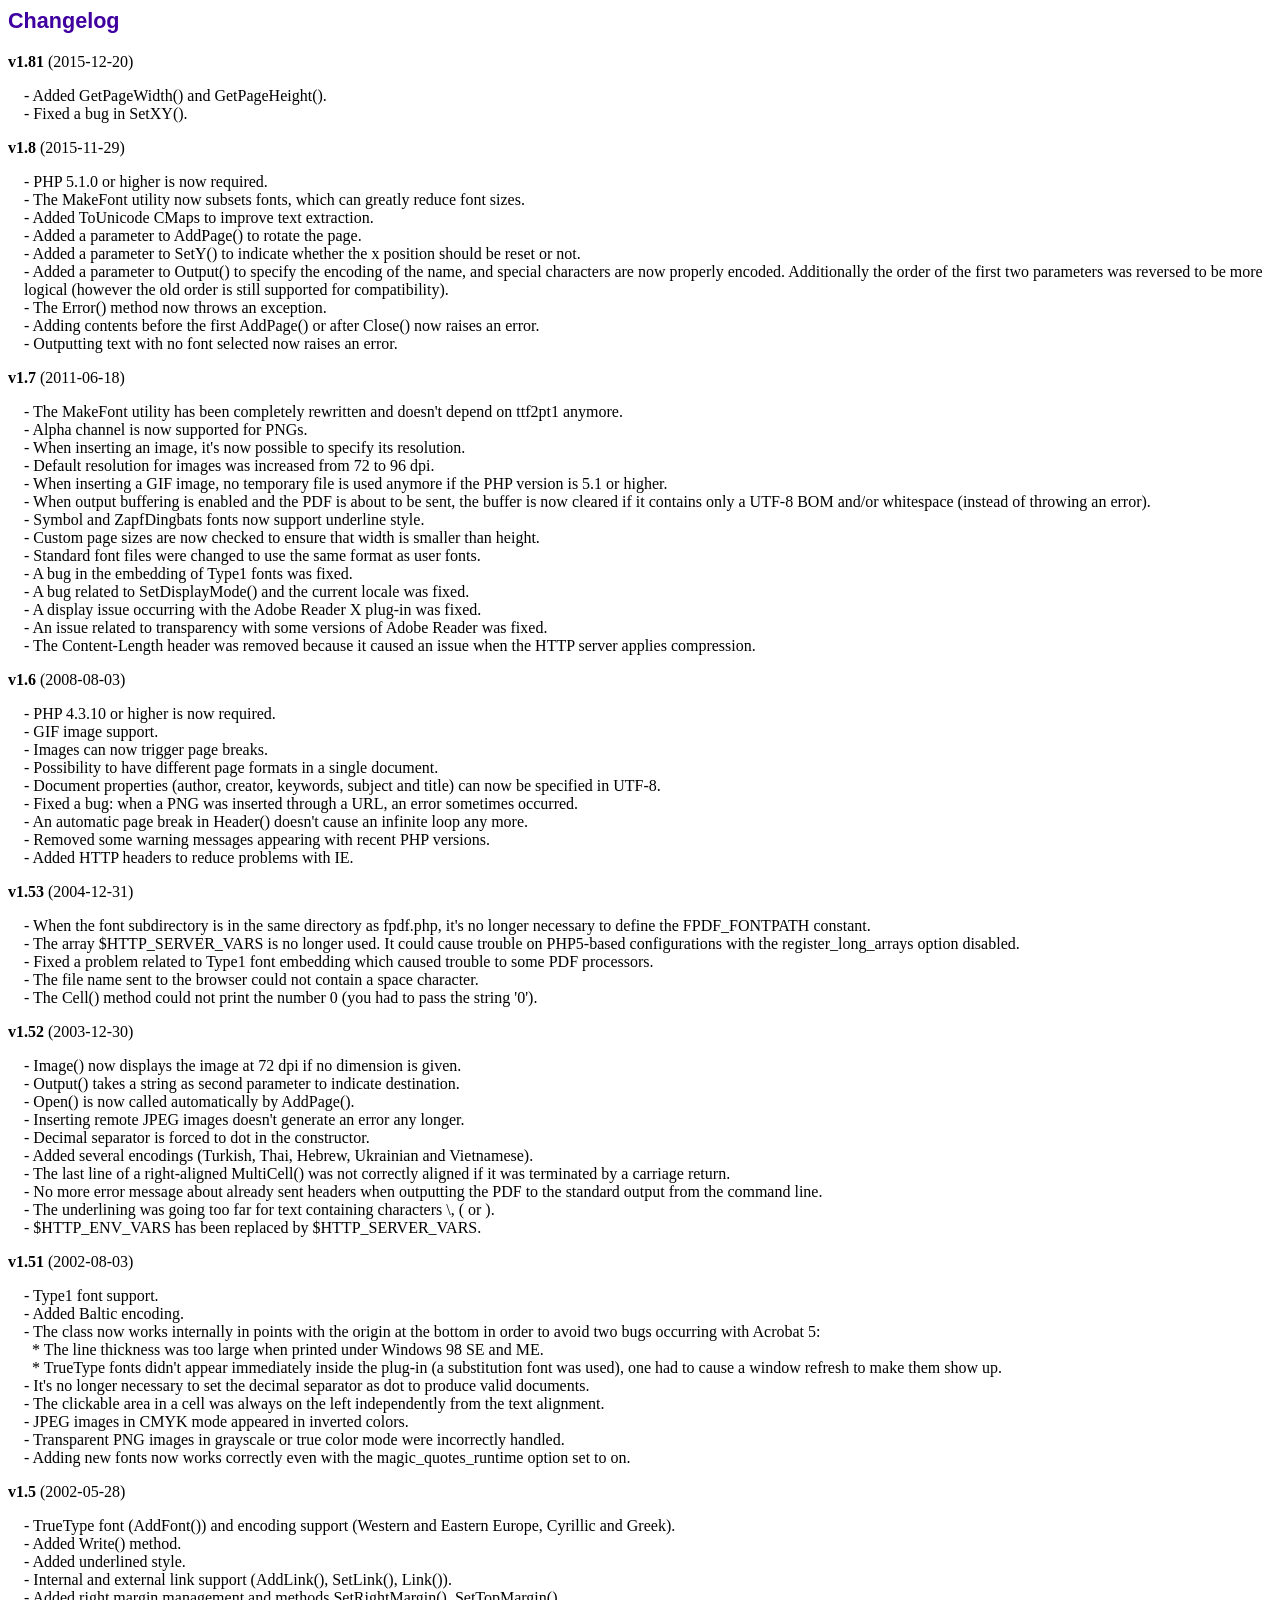
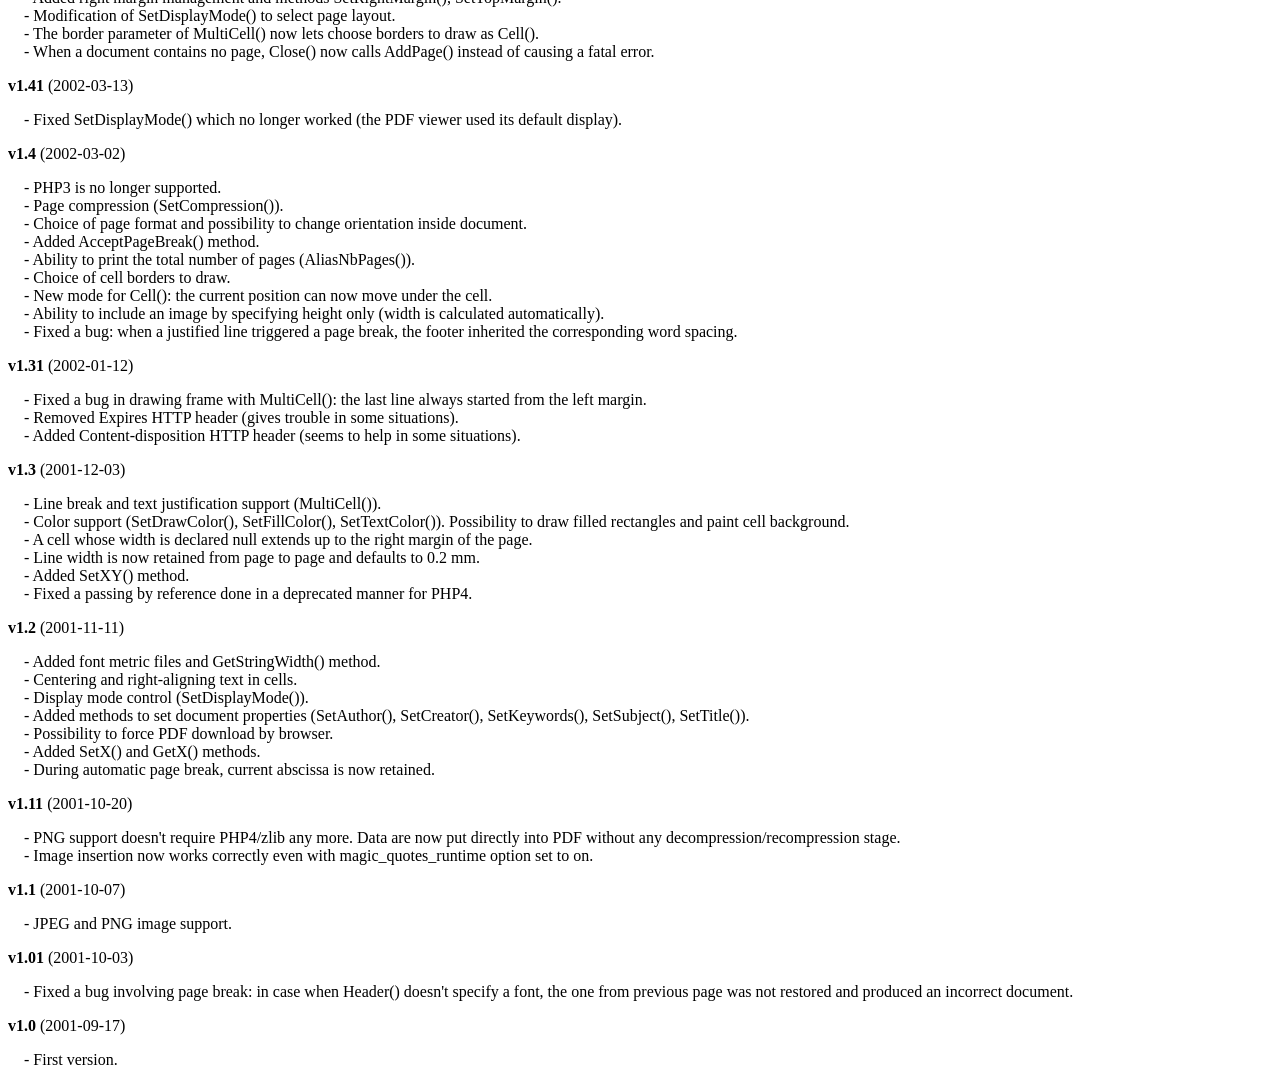
<file: main/fpdf/changelog.htm>
<!DOCTYPE html PUBLIC "-//W3C//DTD HTML 4.01 Transitional//EN">
<html>
<head>
<meta http-equiv="Content-Type" content="text/html; charset=ISO-8859-1">
<title>Changelog</title>
<link type="text/css" rel="stylesheet" href="fpdf.css">
<style type="text/css">
dd {margin:1em 0 1em 1em}
</style>
</head>
<body>
<h1>Changelog</h1>
<dl>
<dt><strong>v1.81</strong> (2015-12-20)</dt>
<dd>
- Added GetPageWidth() and GetPageHeight().<br>
- Fixed a bug in SetXY().<br>
</dd>
<dt><strong>v1.8</strong> (2015-11-29)</dt>
<dd>
- PHP 5.1.0 or higher is now required.<br>
- The MakeFont utility now subsets fonts, which can greatly reduce font sizes.<br>
- Added ToUnicode CMaps to improve text extraction.<br>
- Added a parameter to AddPage() to rotate the page.<br>
- Added a parameter to SetY() to indicate whether the x position should be reset or not.<br>
- Added a parameter to Output() to specify the encoding of the name, and special characters are now properly encoded. Additionally the order of the first two parameters was reversed to be more logical (however the old order is still supported for compatibility).<br>
- The Error() method now throws an exception.<br>
- Adding contents before the first AddPage() or after Close() now raises an error.<br>
- Outputting text with no font selected now raises an error.<br>
</dd>
<dt><strong>v1.7</strong> (2011-06-18)</dt>
<dd>
- The MakeFont utility has been completely rewritten and doesn't depend on ttf2pt1 anymore.<br>
- Alpha channel is now supported for PNGs.<br>
- When inserting an image, it's now possible to specify its resolution.<br>
- Default resolution for images was increased from 72 to 96 dpi.<br>
- When inserting a GIF image, no temporary file is used anymore if the PHP version is 5.1 or higher.<br>
- When output buffering is enabled and the PDF is about to be sent, the buffer is now cleared if it contains only a UTF-8 BOM and/or whitespace (instead of throwing an error).<br>
- Symbol and ZapfDingbats fonts now support underline style.<br>
- Custom page sizes are now checked to ensure that width is smaller than height.<br>
- Standard font files were changed to use the same format as user fonts.<br>
- A bug in the embedding of Type1 fonts was fixed.<br>
- A bug related to SetDisplayMode() and the current locale was fixed.<br>
- A display issue occurring with the Adobe Reader X plug-in was fixed.<br>
- An issue related to transparency with some versions of Adobe Reader was fixed.<br>
- The Content-Length header was removed because it caused an issue when the HTTP server applies compression.<br>
</dd>
<dt><strong>v1.6</strong> (2008-08-03)</dt>
<dd>
- PHP 4.3.10 or higher is now required.<br>
- GIF image support.<br>
- Images can now trigger page breaks.<br>
- Possibility to have different page formats in a single document.<br>
- Document properties (author, creator, keywords, subject and title) can now be specified in UTF-8.<br>
- Fixed a bug: when a PNG was inserted through a URL, an error sometimes occurred.<br>
- An automatic page break in Header() doesn't cause an infinite loop any more.<br>
- Removed some warning messages appearing with recent PHP versions.<br>
- Added HTTP headers to reduce problems with IE.<br>
</dd>
<dt><strong>v1.53</strong> (2004-12-31)</dt>
<dd>
- When the font subdirectory is in the same directory as fpdf.php, it's no longer necessary to define the FPDF_FONTPATH constant.<br>
- The array $HTTP_SERVER_VARS is no longer used. It could cause trouble on PHP5-based configurations with the register_long_arrays option disabled.<br>
- Fixed a problem related to Type1 font embedding which caused trouble to some PDF processors.<br>
- The file name sent to the browser could not contain a space character.<br>
- The Cell() method could not print the number 0 (you had to pass the string '0').<br>
</dd>
<dt><strong>v1.52</strong> (2003-12-30)</dt>
<dd>
- Image() now displays the image at 72 dpi if no dimension is given.<br>
- Output() takes a string as second parameter to indicate destination.<br>
- Open() is now called automatically by AddPage().<br>
- Inserting remote JPEG images doesn't generate an error any longer.<br>
- Decimal separator is forced to dot in the constructor.<br>
- Added several encodings (Turkish, Thai, Hebrew, Ukrainian and Vietnamese).<br>
- The last line of a right-aligned MultiCell() was not correctly aligned if it was terminated by a carriage return.<br>
- No more error message about already sent headers when outputting the PDF to the standard output from the command line.<br>
- The underlining was going too far for text containing characters \, ( or ).<br>
- $HTTP_ENV_VARS has been replaced by $HTTP_SERVER_VARS.<br>
</dd>
<dt><strong>v1.51</strong> (2002-08-03)</dt>
<dd>
- Type1 font support.<br>
- Added Baltic encoding.<br>
- The class now works internally in points with the origin at the bottom in order to avoid two bugs occurring with Acrobat 5:<br>&nbsp;&nbsp;* The line thickness was too large when printed under Windows 98 SE and ME.<br>&nbsp;&nbsp;* TrueType fonts didn't appear immediately inside the plug-in (a substitution font was used), one had to cause a window refresh to make them show up.<br>
- It's no longer necessary to set the decimal separator as dot to produce valid documents.<br>
- The clickable area in a cell was always on the left independently from the text alignment.<br>
- JPEG images in CMYK mode appeared in inverted colors.<br>
- Transparent PNG images in grayscale or true color mode were incorrectly handled.<br>
- Adding new fonts now works correctly even with the magic_quotes_runtime option set to on.<br>
</dd>
<dt><strong>v1.5</strong> (2002-05-28)</dt>
<dd>
- TrueType font (AddFont()) and encoding support (Western and Eastern Europe, Cyrillic and Greek).<br>
- Added Write() method.<br>
- Added underlined style.<br>
- Internal and external link support (AddLink(), SetLink(), Link()).<br>
- Added right margin management and methods SetRightMargin(), SetTopMargin().<br>
- Modification of SetDisplayMode() to select page layout.<br>
- The border parameter of MultiCell() now lets choose borders to draw as Cell().<br>
- When a document contains no page, Close() now calls AddPage() instead of causing a fatal error.<br>
</dd>
<dt><strong>v1.41</strong> (2002-03-13)</dt>
<dd>
- Fixed SetDisplayMode() which no longer worked (the PDF viewer used its default display).<br>
</dd>
<dt><strong>v1.4</strong> (2002-03-02)</dt>
<dd>
- PHP3 is no longer supported.<br>
- Page compression (SetCompression()).<br>
- Choice of page format and possibility to change orientation inside document.<br>
- Added AcceptPageBreak() method.<br>
- Ability to print the total number of pages (AliasNbPages()).<br>
- Choice of cell borders to draw.<br>
- New mode for Cell(): the current position can now move under the cell.<br>
- Ability to include an image by specifying height only (width is calculated automatically).<br>
- Fixed a bug: when a justified line triggered a page break, the footer inherited the corresponding word spacing.<br>
</dd>
<dt><strong>v1.31</strong> (2002-01-12)</dt>
<dd>
- Fixed a bug in drawing frame with MultiCell(): the last line always started from the left margin.<br>
- Removed Expires HTTP header (gives trouble in some situations).<br>
- Added Content-disposition HTTP header (seems to help in some situations).<br>
</dd>
<dt><strong>v1.3</strong> (2001-12-03)</dt>
<dd>
- Line break and text justification support (MultiCell()).<br>
- Color support (SetDrawColor(), SetFillColor(), SetTextColor()). Possibility to draw filled rectangles and paint cell background.<br>
- A cell whose width is declared null extends up to the right margin of the page.<br>
- Line width is now retained from page to page and defaults to 0.2 mm.<br>
- Added SetXY() method.<br>
- Fixed a passing by reference done in a deprecated manner for PHP4.<br>
</dd>
<dt><strong>v1.2</strong> (2001-11-11)</dt>
<dd>
- Added font metric files and GetStringWidth() method.<br>
- Centering and right-aligning text in cells.<br>
- Display mode control (SetDisplayMode()).<br>
- Added methods to set document properties (SetAuthor(), SetCreator(), SetKeywords(), SetSubject(), SetTitle()).<br>
- Possibility to force PDF download by browser.<br>
- Added SetX() and GetX() methods.<br>
- During automatic page break, current abscissa is now retained.<br>
</dd>
<dt><strong>v1.11</strong> (2001-10-20)</dt>
<dd>
- PNG support doesn't require PHP4/zlib any more. Data are now put directly into PDF without any decompression/recompression stage.<br>
- Image insertion now works correctly even with magic_quotes_runtime option set to on.<br>
</dd>
<dt><strong>v1.1</strong> (2001-10-07)</dt>
<dd>
- JPEG and PNG image support.<br>
</dd>
<dt><strong>v1.01</strong> (2001-10-03)</dt>
<dd>
- Fixed a bug involving page break: in case when Header() doesn't specify a font, the one from previous page was not restored and produced an incorrect document.<br>
</dd>
<dt><strong>v1.0</strong> (2001-09-17)</dt>
<dd>
- First version.<br>
</dd>
</dl>
</body>
</html>
</file>
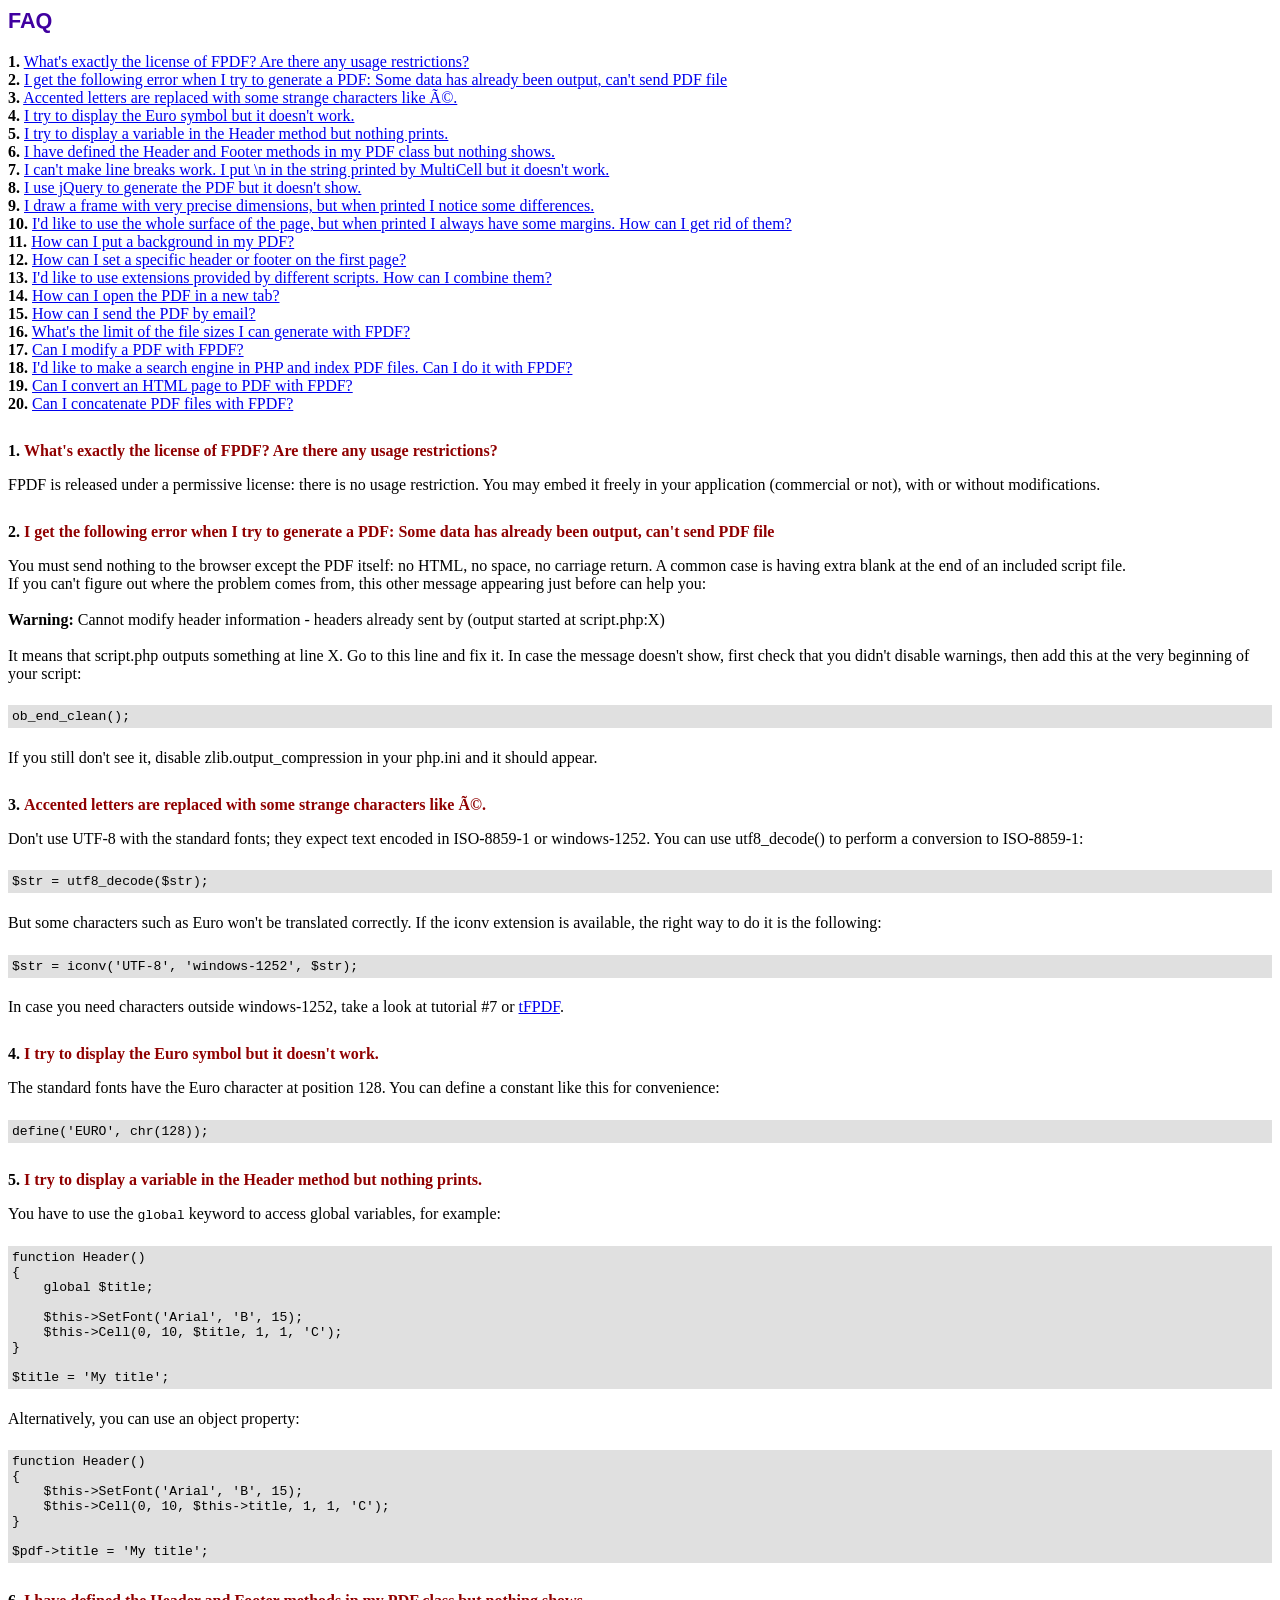
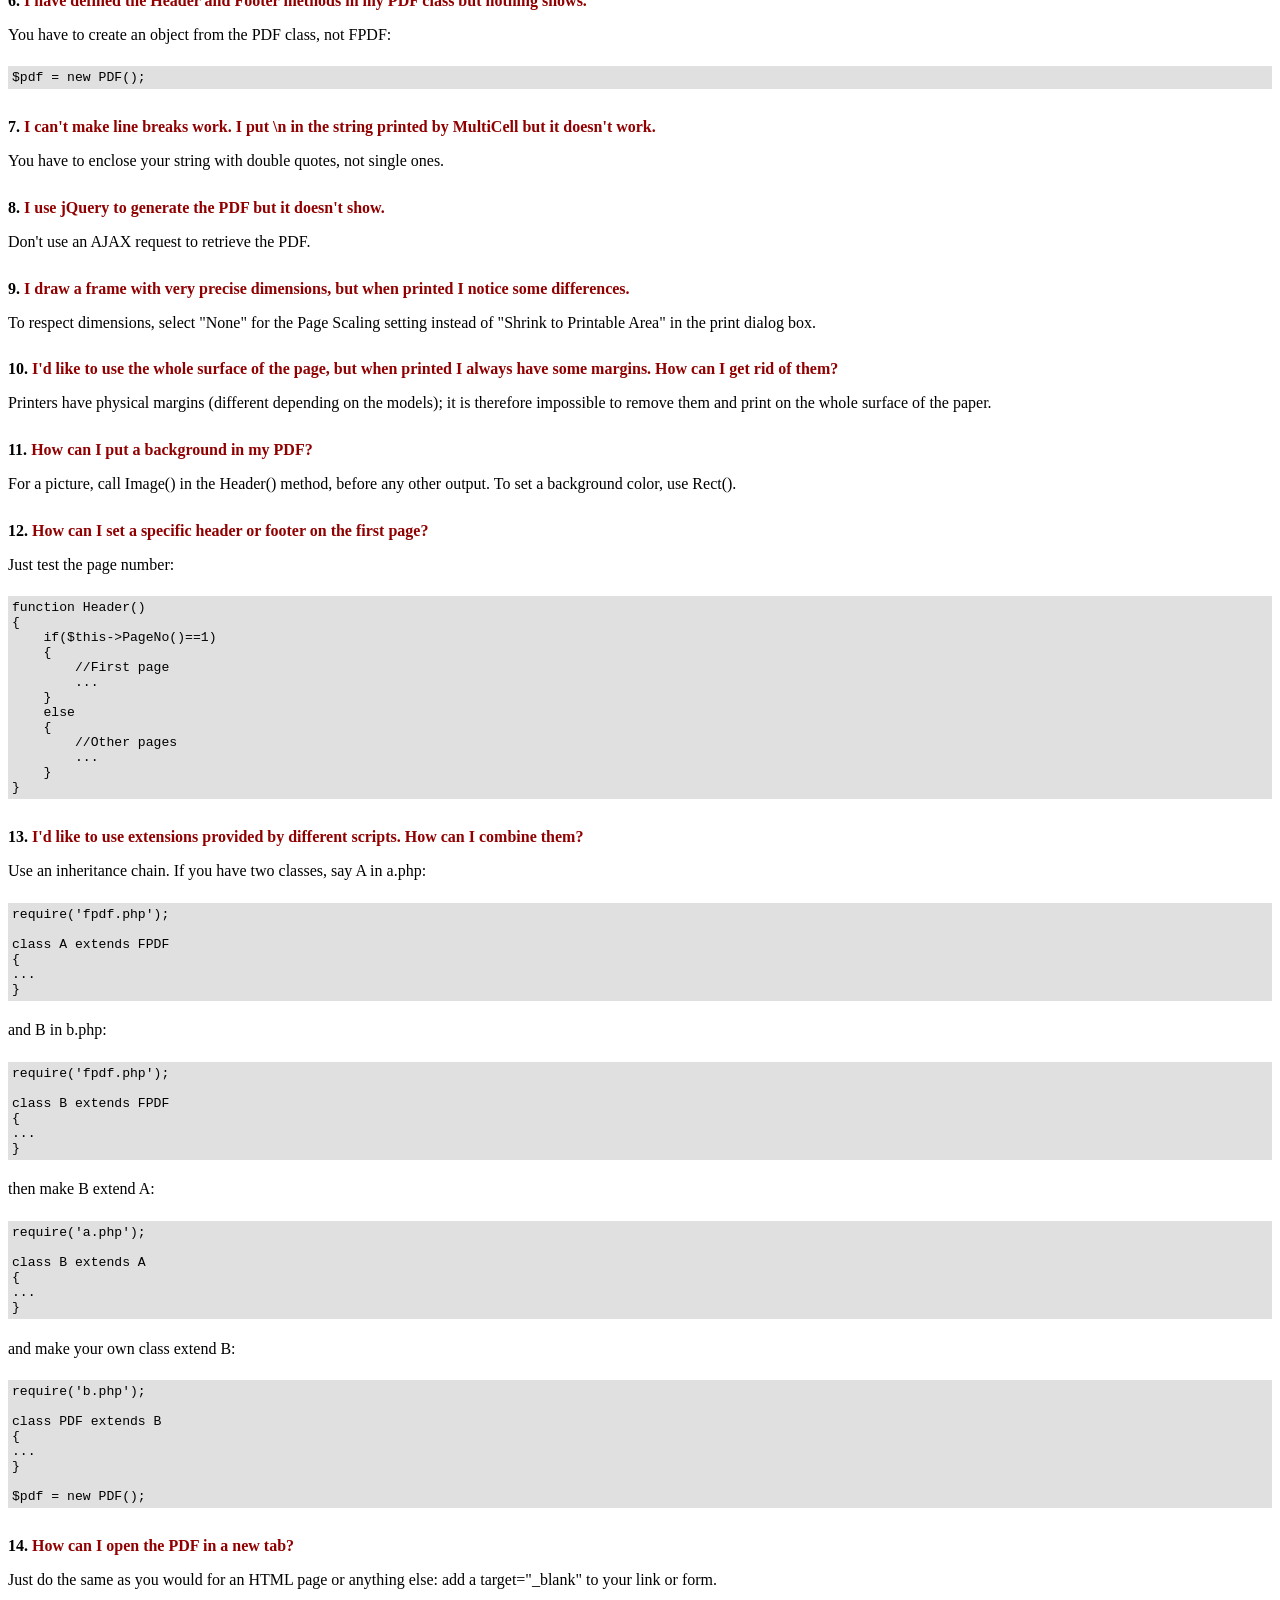
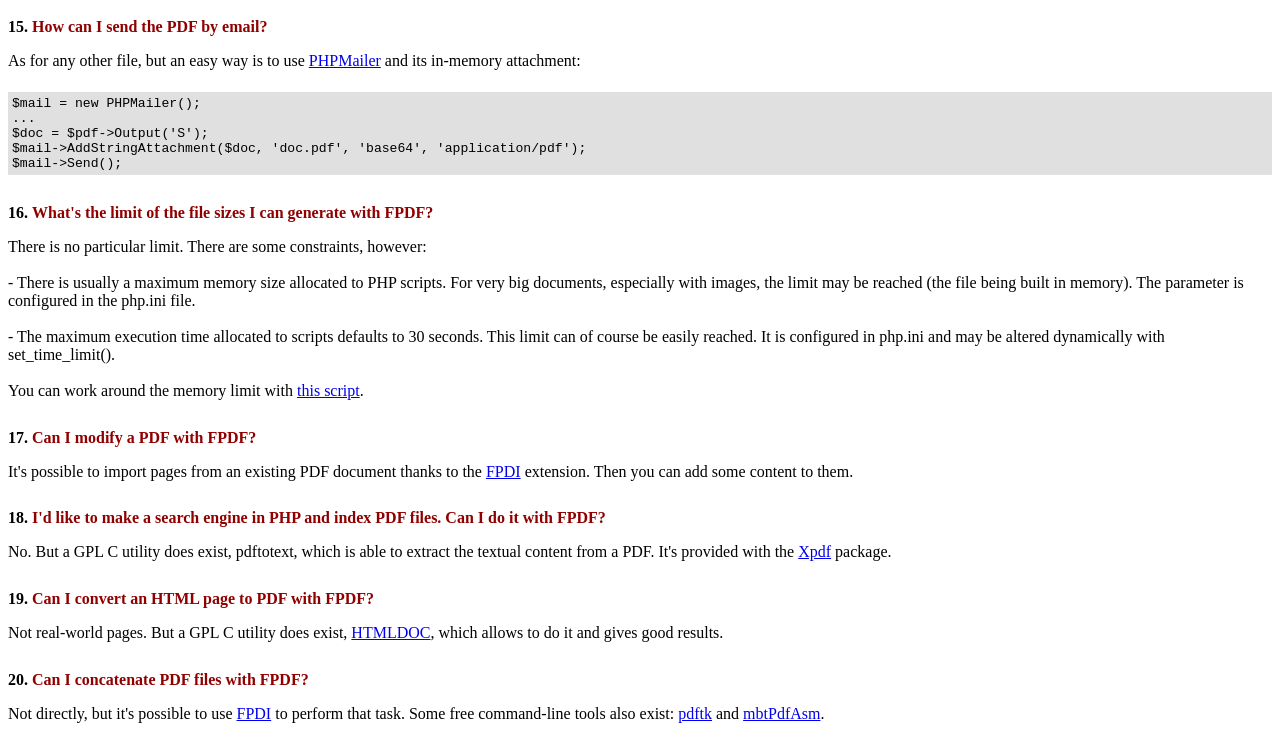
<file: main/fpdf/FAQ.htm>
<!DOCTYPE html PUBLIC "-//W3C//DTD HTML 4.01 Transitional//EN">
<html>
<head>
<meta http-equiv="Content-Type" content="text/html; charset=ISO-8859-1">
<title>FAQ</title>
<link type="text/css" rel="stylesheet" href="fpdf.css">
<style type="text/css">
ul {list-style-type:none; margin:0; padding:0}
ul#answers li {margin-top:1.8em}
.question {font-weight:bold; color:#900000}
</style>
</head>
<body>
<h1>FAQ</h1>
<ul>
<li><b>1.</b> <a href='#q1'>What's exactly the license of FPDF? Are there any usage restrictions?</a></li>
<li><b>2.</b> <a href='#q2'>I get the following error when I try to generate a PDF: Some data has already been output, can't send PDF file</a></li>
<li><b>3.</b> <a href='#q3'>Accented letters are replaced with some strange characters like é.</a></li>
<li><b>4.</b> <a href='#q4'>I try to display the Euro symbol but it doesn't work.</a></li>
<li><b>5.</b> <a href='#q5'>I try to display a variable in the Header method but nothing prints.</a></li>
<li><b>6.</b> <a href='#q6'>I have defined the Header and Footer methods in my PDF class but nothing shows.</a></li>
<li><b>7.</b> <a href='#q7'>I can't make line breaks work. I put \n in the string printed by MultiCell but it doesn't work.</a></li>
<li><b>8.</b> <a href='#q8'>I use jQuery to generate the PDF but it doesn't show.</a></li>
<li><b>9.</b> <a href='#q9'>I draw a frame with very precise dimensions, but when printed I notice some differences.</a></li>
<li><b>10.</b> <a href='#q10'>I'd like to use the whole surface of the page, but when printed I always have some margins. How can I get rid of them?</a></li>
<li><b>11.</b> <a href='#q11'>How can I put a background in my PDF?</a></li>
<li><b>12.</b> <a href='#q12'>How can I set a specific header or footer on the first page?</a></li>
<li><b>13.</b> <a href='#q13'>I'd like to use extensions provided by different scripts. How can I combine them?</a></li>
<li><b>14.</b> <a href='#q14'>How can I open the PDF in a new tab?</a></li>
<li><b>15.</b> <a href='#q15'>How can I send the PDF by email?</a></li>
<li><b>16.</b> <a href='#q16'>What's the limit of the file sizes I can generate with FPDF?</a></li>
<li><b>17.</b> <a href='#q17'>Can I modify a PDF with FPDF?</a></li>
<li><b>18.</b> <a href='#q18'>I'd like to make a search engine in PHP and index PDF files. Can I do it with FPDF?</a></li>
<li><b>19.</b> <a href='#q19'>Can I convert an HTML page to PDF with FPDF?</a></li>
<li><b>20.</b> <a href='#q20'>Can I concatenate PDF files with FPDF?</a></li>
</ul>

<ul id='answers'>
<li id='q1'>
<p><b>1.</b> <span class='question'>What's exactly the license of FPDF? Are there any usage restrictions?</span></p>
FPDF is released under a permissive license: there is no usage restriction. You may embed it
freely in your application (commercial or not), with or without modifications.
</li>

<li id='q2'>
<p><b>2.</b> <span class='question'>I get the following error when I try to generate a PDF: Some data has already been output, can't send PDF file</span></p>
You must send nothing to the browser except the PDF itself: no HTML, no space, no carriage return. A common
case is having extra blank at the end of an included script file.<br>
If you can't figure out where the problem comes from, this other message appearing just before can help you:<br>
<br>
<b>Warning:</b> Cannot modify header information - headers already sent by (output started at script.php:X)<br>
<br>
It means that script.php outputs something at line X. Go to this line and fix it.
In case the message doesn't show, first check that you didn't disable warnings, then add this at the very
beginning of your script:
<div class="doc-source">
<pre><code>ob_end_clean();</code></pre>
</div>
If you still don't see it, disable zlib.output_compression in your php.ini and it should appear.
</li>

<li id='q3'>
<p><b>3.</b> <span class='question'>Accented letters are replaced with some strange characters like é.</span></p>
Don't use UTF-8 with the standard fonts; they expect text encoded in ISO-8859-1 or windows-1252.
You can use utf8_decode() to perform a conversion to ISO-8859-1:
<div class="doc-source">
<pre><code>$str = utf8_decode($str);</code></pre>
</div>
But some characters such as Euro won't be translated correctly. If the iconv extension is available, the
right way to do it is the following:
<div class="doc-source">
<pre><code>$str = iconv('UTF-8', 'windows-1252', $str);</code></pre>
</div>
In case you need characters outside windows-1252, take a look at tutorial #7 or
<a href="http://www.fpdf.org/?go=script&amp;id=92" target="_blank">tFPDF</a>.
</li>

<li id='q4'>
<p><b>4.</b> <span class='question'>I try to display the Euro symbol but it doesn't work.</span></p>
The standard fonts have the Euro character at position 128. You can define a constant like this
for convenience:
<div class="doc-source">
<pre><code>define('EURO', chr(128));</code></pre>
</div>
</li>

<li id='q5'>
<p><b>5.</b> <span class='question'>I try to display a variable in the Header method but nothing prints.</span></p>
You have to use the <code>global</code> keyword to access global variables, for example:
<div class="doc-source">
<pre><code>function Header()
{
    global $title;

    $this-&gt;SetFont('Arial', 'B', 15);
    $this-&gt;Cell(0, 10, $title, 1, 1, 'C');
}

$title = 'My title';</code></pre>
</div>
Alternatively, you can use an object property:
<div class="doc-source">
<pre><code>function Header()
{
    $this-&gt;SetFont('Arial', 'B', 15);
    $this-&gt;Cell(0, 10, $this-&gt;title, 1, 1, 'C');
}

$pdf-&gt;title = 'My title';</code></pre>
</div>
</li>

<li id='q6'>
<p><b>6.</b> <span class='question'>I have defined the Header and Footer methods in my PDF class but nothing shows.</span></p>
You have to create an object from the PDF class, not FPDF:
<div class="doc-source">
<pre><code>$pdf = new PDF();</code></pre>
</div>
</li>

<li id='q7'>
<p><b>7.</b> <span class='question'>I can't make line breaks work. I put \n in the string printed by MultiCell but it doesn't work.</span></p>
You have to enclose your string with double quotes, not single ones.
</li>

<li id='q8'>
<p><b>8.</b> <span class='question'>I use jQuery to generate the PDF but it doesn't show.</span></p>
Don't use an AJAX request to retrieve the PDF.
</li>

<li id='q9'>
<p><b>9.</b> <span class='question'>I draw a frame with very precise dimensions, but when printed I notice some differences.</span></p>
To respect dimensions, select "None" for the Page Scaling setting instead of "Shrink to Printable Area" in the print dialog box.
</li>

<li id='q10'>
<p><b>10.</b> <span class='question'>I'd like to use the whole surface of the page, but when printed I always have some margins. How can I get rid of them?</span></p>
Printers have physical margins (different depending on the models); it is therefore impossible to remove
them and print on the whole surface of the paper.
</li>

<li id='q11'>
<p><b>11.</b> <span class='question'>How can I put a background in my PDF?</span></p>
For a picture, call Image() in the Header() method, before any other output. To set a background color, use Rect().
</li>

<li id='q12'>
<p><b>12.</b> <span class='question'>How can I set a specific header or footer on the first page?</span></p>
Just test the page number:
<div class="doc-source">
<pre><code>function Header()
{
    if($this-&gt;PageNo()==1)
    {
        //First page
        ...
    }
    else
    {
        //Other pages
        ...
    }
}</code></pre>
</div>
</li>

<li id='q13'>
<p><b>13.</b> <span class='question'>I'd like to use extensions provided by different scripts. How can I combine them?</span></p>
Use an inheritance chain. If you have two classes, say A in a.php:
<div class="doc-source">
<pre><code>require('fpdf.php');

class A extends FPDF
{
...
}</code></pre>
</div>
and B in b.php:
<div class="doc-source">
<pre><code>require('fpdf.php');

class B extends FPDF
{
...
}</code></pre>
</div>
then make B extend A:
<div class="doc-source">
<pre><code>require('a.php');

class B extends A
{
...
}</code></pre>
</div>
and make your own class extend B:
<div class="doc-source">
<pre><code>require('b.php');

class PDF extends B
{
...
}

$pdf = new PDF();</code></pre>
</div>
</li>

<li id='q14'>
<p><b>14.</b> <span class='question'>How can I open the PDF in a new tab?</span></p>
Just do the same as you would for an HTML page or anything else: add a target="_blank" to your link or form.
</li>

<li id='q15'>
<p><b>15.</b> <span class='question'>How can I send the PDF by email?</span></p>
As for any other file, but an easy way is to use <a href="http://phpmailer.codeworxtech.com" target="_blank">PHPMailer</a> and
its in-memory attachment:
<div class="doc-source">
<pre><code>$mail = new PHPMailer();
...
$doc = $pdf-&gt;Output('S');
$mail-&gt;AddStringAttachment($doc, 'doc.pdf', 'base64', 'application/pdf');
$mail-&gt;Send();</code></pre>
</div>
</li>

<li id='q16'>
<p><b>16.</b> <span class='question'>What's the limit of the file sizes I can generate with FPDF?</span></p>
There is no particular limit. There are some constraints, however:
<br>
<br>
- There is usually a maximum memory size allocated to PHP scripts. For very big documents,
especially with images, the limit may be reached (the file being built in memory). The
parameter is configured in the php.ini file.
<br>
<br>
- The maximum execution time allocated to scripts defaults to 30 seconds. This limit can of course
be easily reached. It is configured in php.ini and may be altered dynamically with set_time_limit().
<br>
<br>
You can work around the memory limit with <a href="http://www.fpdf.org/?go=script&amp;id=76" target="_blank">this script</a>.
</li>

<li id='q17'>
<p><b>17.</b> <span class='question'>Can I modify a PDF with FPDF?</span></p>
It's possible to import pages from an existing PDF document thanks to the
<a href="https://www.setasign.com/products/fpdi/about/" target="_blank">FPDI</a> extension.
Then you can add some content to them.
</li>

<li id='q18'>
<p><b>18.</b> <span class='question'>I'd like to make a search engine in PHP and index PDF files. Can I do it with FPDF?</span></p>
No. But a GPL C utility does exist, pdftotext, which is able to extract the textual content from a PDF.
It's provided with the <a href="http://www.foolabs.com/xpdf/" target="_blank">Xpdf</a> package.
</li>

<li id='q19'>
<p><b>19.</b> <span class='question'>Can I convert an HTML page to PDF with FPDF?</span></p>
Not real-world pages. But a GPL C utility does exist, <a href="https://www.msweet.org/projects.php?Z1" target="_blank">HTMLDOC</a>,
which allows to do it and gives good results.
</li>

<li id='q20'>
<p><b>20.</b> <span class='question'>Can I concatenate PDF files with FPDF?</span></p>
Not directly, but it's possible to use <a href="https://www.setasign.com/products/fpdi/demos/concatenate-fake/" target="_blank">FPDI</a>
to perform that task. Some free command-line tools also exist:
<a href="https://www.pdflabs.com/tools/pdftk-the-pdf-toolkit/" target="_blank">pdftk</a> and
<a href="http://thierry.schmit.free.fr/spip/spip.php?article15" target="_blank">mbtPdfAsm</a>.
</li>
</ul>
</body>
</html>
</file>
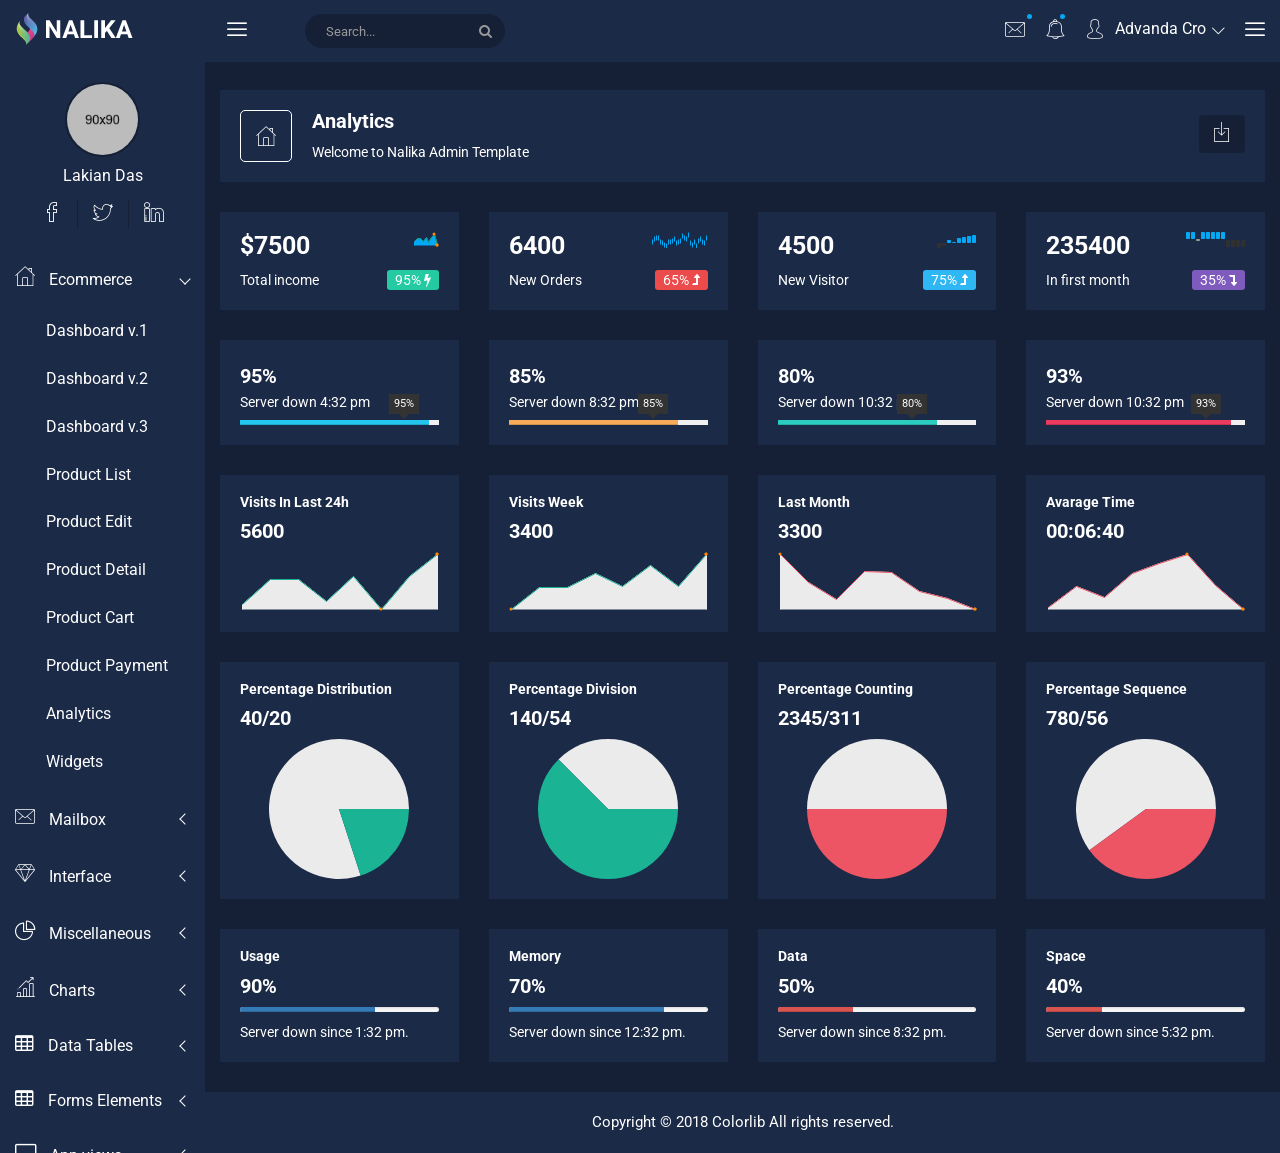
<file: src/nalika/analytics.html>
<!doctype html>
<html class="no-js" lang="en">

<head>
    <meta charset="utf-8">
    <meta http-equiv="x-ua-compatible" content="ie=edge">
    <title>Analytics | Nalika - Material Admin Template</title>
    <meta name="description" content="">
    <meta name="viewport" content="width=device-width, initial-scale=1">
    <!-- favicon
		============================================ -->
    <link rel="shortcut icon" type="image/x-icon" href="img/favicon.ico">
    <!-- Google Fonts
		============================================ -->
    <link href="https://fonts.googleapis.com/css?family=Roboto:100,300,400,700,900" rel="stylesheet">
    <!-- Bootstrap CSS
		============================================ -->
    <link rel="stylesheet" href="css/bootstrap.min.css">
    <!-- Bootstrap CSS
		============================================ -->
    <link rel="stylesheet" href="css/font-awesome.min.css">
	<!-- nalika Icon CSS
		============================================ -->
    <link rel="stylesheet" href="css/nalika-icon.css">
    <!-- owl.carousel CSS
		============================================ -->
    <link rel="stylesheet" href="css/owl.carousel.css">
    <link rel="stylesheet" href="css/owl.theme.css">
    <link rel="stylesheet" href="css/owl.transitions.css">
    <!-- animate CSS
		============================================ -->
    <link rel="stylesheet" href="css/animate.css">
    <!-- normalize CSS
		============================================ -->
    <link rel="stylesheet" href="css/normalize.css">
    <!-- meanmenu icon CSS
		============================================ -->
    <link rel="stylesheet" href="css/meanmenu.min.css">
    <!-- main CSS
		============================================ -->
    <link rel="stylesheet" href="css/main.css">
    <!-- morrisjs CSS
		============================================ -->
    <link rel="stylesheet" href="css/morrisjs/morris.css">
    <!-- mCustomScrollbar CSS
		============================================ -->
    <link rel="stylesheet" href="css/scrollbar/jquery.mCustomScrollbar.min.css">
    <!-- metisMenu CSS
		============================================ -->
    <link rel="stylesheet" href="css/metisMenu/metisMenu.min.css">
    <link rel="stylesheet" href="css/metisMenu/metisMenu-vertical.css">
    <!-- calendar CSS
		============================================ -->
    <link rel="stylesheet" href="css/calendar/fullcalendar.min.css">
    <link rel="stylesheet" href="css/calendar/fullcalendar.print.min.css">
    <!-- style CSS
		============================================ -->
    <link rel="stylesheet" href="style.css">
    <!-- responsive CSS
		============================================ -->
    <link rel="stylesheet" href="css/responsive.css">
    <!-- modernizr JS
		============================================ -->
    <script src="js/vendor/modernizr-2.8.3.min.js"></script>
</head>

<body>
    <!--[if lt IE 8]>
            <p class="browserupgrade">You are using an <strong>outdated</strong> browser. Please <a href="http://browsehappy.com/">upgrade your browser</a> to improve your experience.</p>
        <![endif]-->

    <div class="left-sidebar-pro">
        <nav id="sidebar" class="">
            <div class="sidebar-header">
                <a href="index.html"><img class="main-logo" src="img/logo/logo.png" alt="" /></a>
                <strong><img src="img/logo/logosn.png" alt="" /></strong>
            </div>
			<div class="nalika-profile">
				<div class="profile-dtl">
					<a href="#"><img src="img/notification/4.jpg" alt="" /></a>
					<h2>Lakian <span class="min-dtn">Das</span></h2>
				</div>
				<div class="profile-social-dtl">
					<ul class="dtl-social">
						<li><a href="#"><i class="icon nalika-facebook"></i></a></li>
						<li><a href="#"><i class="icon nalika-twitter"></i></a></li>
						<li><a href="#"><i class="icon nalika-linkedin"></i></a></li>
					</ul>
				</div>
			</div>
            <div class="left-custom-menu-adp-wrap comment-scrollbar">
                <nav class="sidebar-nav left-sidebar-menu-pro">
                    <ul class="metismenu" id="menu1">
                        <li class="active">
                            <a class="has-arrow" href="index.html">
								   <i class="icon nalika-home icon-wrap"></i>
								   <span class="mini-click-non">Ecommerce</span>
								</a>
                            <ul class="submenu-angle" aria-expanded="true">
                                <li><a title="Dashboard v.1" href="index.html"><span class="mini-sub-pro">Dashboard v.1</span></a></li>
                                <li><a title="Dashboard v.2" href="index-1.html"><span class="mini-sub-pro">Dashboard v.2</span></a></li>
                                <li><a title="Dashboard v.3" href="index-2.html"><span class="mini-sub-pro">Dashboard v.3</span></a></li>
                                <li><a title="Product List" href="product-list.html"><span class="mini-sub-pro">Product List</span></a></li>
                                <li><a title="Product Edit" href="product-edit.html"><span class="mini-sub-pro">Product Edit</span></a></li>
                                <li><a title="Product Detail" href="product-detail.html"><span class="mini-sub-pro">Product Detail</span></a></li>
                                <li><a title="Product Cart" href="product-cart.html"><span class="mini-sub-pro">Product Cart</span></a></li>
                                <li><a title="Product Payment" href="product-payment.html"><span class="mini-sub-pro">Product Payment</span></a></li>
                                <li><a title="Analytics" href="analytics.html"><span class="mini-sub-pro">Analytics</span></a></li>
                                <li><a title="Widgets" href="widgets.html"><span class="mini-sub-pro">Widgets</span></a></li>
                            </ul>
                        </li>
                        <li>
                            <a class="has-arrow" href="mailbox.html" aria-expanded="false"><i class="icon nalika-mail icon-wrap"></i> <span class="mini-click-non">Mailbox</span></a>
                            <ul class="submenu-angle" aria-expanded="false">
                                <li><a title="Inbox" href="mailbox.html"><span class="mini-sub-pro">Inbox</span></a></li>
                                <li><a title="View Mail" href="mailbox-view.html"><span class="mini-sub-pro">View Mail</span></a></li>
                                <li><a title="Compose Mail" href="mailbox-compose.html"><span class="mini-sub-pro">Compose Mail</span></a></li>
                            </ul>
                        </li>
                        <li>
                            <a class="has-arrow" href="mailbox.html" aria-expanded="false"><i class="icon nalika-diamond icon-wrap"></i> <span class="mini-click-non">Interface</span></a>
                            <ul class="submenu-angle" aria-expanded="false">
                                <li><a title="Google Map" href="google-map.html"><span class="mini-sub-pro">Google Map</span></a></li>
                                <li><a title="Data Maps" href="data-maps.html"><span class="mini-sub-pro">Data Maps</span></a></li>
                                <li><a title="Pdf Viewer" href="pdf-viewer.html"><span class="mini-sub-pro">Pdf Viewer</span></a></li>
                                <li><a title="X-Editable" href="x-editable.html"><span class="mini-sub-pro">X-Editable</span></a></li>
                                <li><a title="Code Editor" href="code-editor.html"><span class="mini-sub-pro">Code Editor</span></a></li>
                                <li><a title="Tree View" href="tree-view.html"><span class="mini-sub-pro">Tree View</span></a></li>
                                <li><a title="Preloader" href="preloader.html"><span class="mini-sub-pro">Preloader</span></a></li>
                                <li><a title="Images Cropper" href="images-cropper.html"><span class="mini-sub-pro">Images Cropper</span></a></li>
                            </ul>
                        </li>
                        <li>
                            <a class="has-arrow" href="mailbox.html" aria-expanded="false"><i class="icon nalika-pie-chart icon-wrap"></i> <span class="mini-click-non">Miscellaneous</span></a>
                            <ul class="submenu-angle" aria-expanded="false">
                                <li><a title="File Manager" href="file-manager.html"><span class="mini-sub-pro">File Manager</span></a></li>
                                <li><a title="Blog" href="blog.html"><span class="mini-sub-pro">Blog</span></a></li>
                                <li><a title="Blog Details" href="blog-details.html"><span class="mini-sub-pro">Blog Details</span></a></li>
                                <li><a title="404 Page" href="404.html"><span class="mini-sub-pro">404 Page</span></a></li>
                                <li><a title="500 Page" href="500.html"><span class="mini-sub-pro">500 Page</span></a></li>
                            </ul>
                        </li>
                        <li>
                            <a class="has-arrow" href="mailbox.html" aria-expanded="false"><i class="icon nalika-bar-chart icon-wrap"></i> <span class="mini-click-non">Charts</span></a>
                            <ul class="submenu-angle" aria-expanded="false">
                                <li><a title="Bar Charts" href="bar-charts.html"><span class="mini-sub-pro">Bar Charts</span></a></li>
                                <li><a title="Line Charts" href="line-charts.html"><span class="mini-sub-pro">Line Charts</span></a></li>
                                <li><a title="Area Charts" href="area-charts.html"><span class="mini-sub-pro">Area Charts</span></a></li>
                                <li><a title="Rounded Charts" href="rounded-chart.html"><span class="mini-sub-pro">Rounded Charts</span></a></li>
                                <li><a title="C3 Charts" href="c3.html"><span class="mini-sub-pro">C3 Charts</span></a></li>
                                <li><a title="Sparkline Charts" href="sparkline.html"><span class="mini-sub-pro">Sparkline Charts</span></a></li>
                                <li><a title="Peity Charts" href="peity.html"><span class="mini-sub-pro">Peity Charts</span></a></li>
                            </ul>
                        </li>
                        <li>
                            <a class="has-arrow" href="mailbox.html" aria-expanded="false"><i class="fa big-icon fa-table icon-wrap"></i> <span class="mini-click-non">Data Tables</span></a>
                            <ul class="submenu-angle" aria-expanded="false">
                                <li><a title="Peity Charts" href="static-table.html"><span class="mini-sub-pro">Static Table</span></a></li>
                                <li><a title="Data Table" href="data-table.html"><span class="mini-sub-pro">Data Table</span></a></li>
                            </ul>
                        </li>
                        <li>
                            <a class="has-arrow" href="mailbox.html" aria-expanded="false"><i class="fa big-icon fa-table icon-wrap"></i> <span class="mini-click-non">Forms Elements</span></a>
                            <ul class="submenu-angle" aria-expanded="false">
                                <li><a title="Basic Form Elements" href="basic-form-element.html"><span class="mini-sub-pro">Bc Form Elements</span></a></li>
                                <li><a title="Advance Form Elements" href="advance-form-element.html"><span class="mini-sub-pro">Ad Form Elements</span></a></li>
                                <li><a title="Password Meter" href="password-meter.html"><span class="mini-sub-pro">Password Meter</span></a></li>
                                <li><a title="Multi Upload" href="multi-upload.html"><span class="mini-sub-pro">Multi Upload</span></a></li>
                                <li><a title="Text Editor" href="tinymc.html"><span class="mini-sub-pro">Text Editor</span></a></li>
                                <li><a title="Dual List Box" href="dual-list-box.html"><span class="mini-sub-pro">Dual List Box</span></a></li>
                            </ul>
                        </li>
                        <li>
                            <a class="has-arrow" href="mailbox.html" aria-expanded="false"><i class="fa big-icon fa-desktop icon-wrap"></i> <span class="mini-click-non">App views</span></a>
                            <ul class="submenu-angle" aria-expanded="false">
                                <li><a title="Notifications" href="notifications.html"><span class="mini-sub-pro">Notifications</span></a></li>
                                <li><a title="Alerts" href="alerts.html"><span class="mini-sub-pro">Alerts</span></a></li>
                                <li><a title="Modals" href="modals.html"><span class="mini-sub-pro">Modals</span></a></li>
                                <li><a title="Buttons" href="buttons.html"><span class="mini-sub-pro">Buttons</span></a></li>
                                <li><a title="Tabs" href="tabs.html"><span class="mini-sub-pro">Tabs</span></a></li>
                                <li><a title="Accordion" href="accordion.html"><span class="mini-sub-pro">Accordion</span></a></li>
                            </ul>
                        </li>
                        <li>
                            <a class="has-arrow" href="#" aria-expanded="false"><i class="fa big-icon fa-files-o icon-wrap"></i> <span class="mini-click-non">Pages</span></a>
                            <ul class="submenu-angle" aria-expanded="false">
                                <li><a title="Login" href="login.html"><span class="mini-sub-pro">Login</span></a></li>
                                <li><a title="Register" href="register.html"><span class="mini-sub-pro">Register</span></a></li>
                                <li><a title="Lock" href="lock.html"><span class="mini-sub-pro">Lock</span></a></li>
                                <li><a title="Password Recovery" href="password-recovery.html"><span class="mini-sub-pro">Password Recovery</span></a></li>
                            </ul>
                        </li>
                    </ul>
                </nav>
            </div>
        </nav>
    </div>
    <!-- Start Welcome area -->
    <div class="all-content-wrapper">
        <div class="container-fluid">
            <div class="row">
                <div class="col-lg-12 col-md-12 col-sm-12 col-xs-12">
                    <div class="logo-pro">
                        <a href="index.html"><img class="main-logo" src="img/logo/logo.png" alt="" /></a>
                    </div>
                </div>
            </div>
        </div>
        <div class="header-advance-area">
            <div class="header-top-area">
                <div class="container-fluid">
                    <div class="row">
                        <div class="col-lg-12 col-md-12 col-sm-12 col-xs-12">
                            <div class="header-top-wraper">
                                <div class="row">
                                    <div class="col-lg-1 col-md-0 col-sm-1 col-xs-12">
                                        <div class="menu-switcher-pro">
                                            <button type="button" id="sidebarCollapse" class="btn bar-button-pro header-drl-controller-btn btn-info navbar-btn">
													<i class="icon nalika-menu-task"></i>
												</button>
                                        </div>
                                    </div>
                                    <div class="col-lg-6 col-md-7 col-sm-6 col-xs-12">
                                        <div class="header-top-menu tabl-d-n">
                                            <div class="breadcome-heading">
												<form role="search" class="">
													<input type="text" placeholder="Search..." class="form-control">
													<a href=""><i class="fa fa-search"></i></a>
												</form>
											</div>
                                        </div>
                                    </div>
                                    <div class="col-lg-5 col-md-5 col-sm-12 col-xs-12">
                                        <div class="header-right-info">
                                            <ul class="nav navbar-nav mai-top-nav header-right-menu">
                                                <li class="nav-item dropdown">
                                                    <a href="#" data-toggle="dropdown" role="button" aria-expanded="false" class="nav-link dropdown-toggle"><i class="icon nalika-mail" aria-hidden="true"></i><span class="indicator-ms"></span></a>
                                                    <div role="menu" class="author-message-top dropdown-menu animated zoomIn">
                                                        <div class="message-single-top">
                                                            <h1>Message</h1>
                                                        </div>
                                                        <ul class="message-menu">
                                                            <li>
                                                                <a href="#">
                                                                    <div class="message-img">
                                                                        <img src="img/contact/1.jpg" alt="">
                                                                    </div>
                                                                    <div class="message-content">
                                                                        <span class="message-date">16 Sept</span>
                                                                        <h2>Advanda Cro</h2>
                                                                        <p>Please done this project as soon possible.</p>
                                                                    </div>
                                                                </a>
                                                            </li>
                                                            <li>
                                                                <a href="#">
                                                                    <div class="message-img">
                                                                        <img src="img/contact/4.jpg" alt="">
                                                                    </div>
                                                                    <div class="message-content">
                                                                        <span class="message-date">16 Sept</span>
                                                                        <h2>Sulaiman din</h2>
                                                                        <p>Please done this project as soon possible.</p>
                                                                    </div>
                                                                </a>
                                                            </li>
                                                            <li>
                                                                <a href="#">
                                                                    <div class="message-img">
                                                                        <img src="img/contact/3.jpg" alt="">
                                                                    </div>
                                                                    <div class="message-content">
                                                                        <span class="message-date">16 Sept</span>
                                                                        <h2>Victor Jara</h2>
                                                                        <p>Please done this project as soon possible.</p>
                                                                    </div>
                                                                </a>
                                                            </li>
                                                            <li>
                                                                <a href="#">
                                                                    <div class="message-img">
                                                                        <img src="img/contact/2.jpg" alt="">
                                                                    </div>
                                                                    <div class="message-content">
                                                                        <span class="message-date">16 Sept</span>
                                                                        <h2>Victor Jara</h2>
                                                                        <p>Please done this project as soon possible.</p>
                                                                    </div>
                                                                </a>
                                                            </li>
                                                        </ul>
                                                        <div class="message-view">
                                                            <a href="#">View All Messages</a>
                                                        </div>
                                                    </div>
                                                </li>
                                                <li class="nav-item"><a href="#" data-toggle="dropdown" role="button" aria-expanded="false" class="nav-link dropdown-toggle"><i class="icon nalika-alarm" aria-hidden="true"></i><span class="indicator-nt"></span></a>
                                                    <div role="menu" class="notification-author dropdown-menu animated zoomIn">
                                                        <div class="notification-single-top">
                                                            <h1>Notifications</h1>
                                                        </div>
                                                        <ul class="notification-menu">
                                                            <li>
                                                                <a href="#">
                                                                    <div class="notification-icon">
                                                                        <i class="icon nalika-tick" aria-hidden="true"></i>
                                                                    </div>
                                                                    <div class="notification-content">
                                                                        <span class="notification-date">16 Sept</span>
                                                                        <h2>Advanda Cro</h2>
                                                                        <p>Please done this project as soon possible.</p>
                                                                    </div>
                                                                </a>
                                                            </li>
                                                            <li>
                                                                <a href="#">
                                                                    <div class="notification-icon">
                                                                        <i class="icon nalika-cloud" aria-hidden="true"></i>
                                                                    </div>
                                                                    <div class="notification-content">
                                                                        <span class="notification-date">16 Sept</span>
                                                                        <h2>Sulaiman din</h2>
                                                                        <p>Please done this project as soon possible.</p>
                                                                    </div>
                                                                </a>
                                                            </li>
                                                            <li>
                                                                <a href="#">
                                                                    <div class="notification-icon">
                                                                        <i class="icon nalika-folder" aria-hidden="true"></i>
                                                                    </div>
                                                                    <div class="notification-content">
                                                                        <span class="notification-date">16 Sept</span>
                                                                        <h2>Victor Jara</h2>
                                                                        <p>Please done this project as soon possible.</p>
                                                                    </div>
                                                                </a>
                                                            </li>
                                                            <li>
                                                                <a href="#">
                                                                    <div class="notification-icon">
                                                                        <i class="icon nalika-bar-chart" aria-hidden="true"></i>
                                                                    </div>
                                                                    <div class="notification-content">
                                                                        <span class="notification-date">16 Sept</span>
                                                                        <h2>Victor Jara</h2>
                                                                        <p>Please done this project as soon possible.</p>
                                                                    </div>
                                                                </a>
                                                            </li>
                                                        </ul>
                                                        <div class="notification-view">
                                                            <a href="#">View All Notification</a>
                                                        </div>
                                                    </div>
                                                </li>
                                                <li class="nav-item">
                                                    <a href="#" data-toggle="dropdown" role="button" aria-expanded="false" class="nav-link dropdown-toggle">
															<i class="icon nalika-user" aria-hidden="true"></i>
															<span class="admin-name">Advanda Cro</span>
															<i class="icon nalika-down-arrow nalika-angle-dw"></i>
														</a>
                                                    <ul role="menu" class="dropdown-header-top author-log dropdown-menu animated zoomIn">
                                                        <li><a href="register.html"><span class="icon nalika-home author-log-ic"></span>Register</a>
                                                        </li>
                                                        <li><a href="#"><span class="icon nalika-user author-log-ic"></span>My Profile</a>
                                                        </li>
                                                        <li><a href="lock.html"><span class="icon nalika-diamond author-log-ic"></span> Lock</a>
                                                        </li>
                                                        <li><a href="#"><span class="icon nalika-settings author-log-ic"></span>Settings</a>
                                                        </li>
                                                        <li><a href="login.html"><span class="icon nalika-unlocked author-log-ic"></span>Log Out</a>
                                                        </li>
                                                    </ul>
                                                </li>
                                                <li class="nav-item nav-setting-open"><a href="#" data-toggle="dropdown" role="button" aria-expanded="false" class="nav-link dropdown-toggle"><i class="icon nalika-menu-task"></i></a>

                                                    <div role="menu" class="admintab-wrap menu-setting-wrap menu-setting-wrap-bg dropdown-menu animated zoomIn">
                                                        <ul class="nav nav-tabs custon-set-tab">
                                                            <li class="active"><a data-toggle="tab" href="#Notes">News</a>
                                                            </li>
                                                            <li><a data-toggle="tab" href="#Projects">Activity</a>
                                                            </li>
                                                            <li><a data-toggle="tab" href="#Settings">Settings</a>
                                                            </li>
                                                        </ul>

                                                        <div class="tab-content custom-bdr-nt">
                                                            <div id="Notes" class="tab-pane fade in active">
                                                                <div class="notes-area-wrap">
                                                                    <div class="note-heading-indicate">
                                                                        <h2><i class="icon nalika-chat"></i> Latest News</h2>
                                                                        <p>You have 10 New News.</p>
                                                                    </div>
                                                                    <div class="notes-list-area notes-menu-scrollbar">
                                                                        <ul class="notes-menu-list">
                                                                            <li>
                                                                                <a href="#">
                                                                                    <div class="notes-list-flow">
                                                                                        <div class="notes-img">
                                                                                            <img src="img/contact/4.jpg" alt="" />
                                                                                        </div>
                                                                                        <div class="notes-content">
                                                                                            <p> The point of using Lorem Ipsum is that it has a more-or-less normal.</p>
                                                                                            <span>Yesterday 2:45 pm</span>
                                                                                        </div>
                                                                                    </div>
                                                                                </a>
                                                                            </li>
                                                                            <li>
                                                                                <a href="#">
                                                                                    <div class="notes-list-flow">
                                                                                        <div class="notes-img">
                                                                                            <img src="img/contact/1.jpg" alt="" />
                                                                                        </div>
                                                                                        <div class="notes-content">
                                                                                            <p> The point of using Lorem Ipsum is that it has a more-or-less normal.</p>
                                                                                            <span>Yesterday 2:45 pm</span>
                                                                                        </div>
                                                                                    </div>
                                                                                </a>
                                                                            </li>
                                                                            <li>
                                                                                <a href="#">
                                                                                    <div class="notes-list-flow">
                                                                                        <div class="notes-img">
                                                                                            <img src="img/contact/2.jpg" alt="" />
                                                                                        </div>
                                                                                        <div class="notes-content">
                                                                                            <p> The point of using Lorem Ipsum is that it has a more-or-less normal.</p>
                                                                                            <span>Yesterday 2:45 pm</span>
                                                                                        </div>
                                                                                    </div>
                                                                                </a>
                                                                            </li>
                                                                            <li>
                                                                                <a href="#">
                                                                                    <div class="notes-list-flow">
                                                                                        <div class="notes-img">
                                                                                            <img src="img/contact/3.jpg" alt="" />
                                                                                        </div>
                                                                                        <div class="notes-content">
                                                                                            <p> The point of using Lorem Ipsum is that it has a more-or-less normal.</p>
                                                                                            <span>Yesterday 2:45 pm</span>
                                                                                        </div>
                                                                                    </div>
                                                                                </a>
                                                                            </li>
                                                                            <li>
                                                                                <a href="#">
                                                                                    <div class="notes-list-flow">
                                                                                        <div class="notes-img">
                                                                                            <img src="img/contact/4.jpg" alt="" />
                                                                                        </div>
                                                                                        <div class="notes-content">
                                                                                            <p> The point of using Lorem Ipsum is that it has a more-or-less normal.</p>
                                                                                            <span>Yesterday 2:45 pm</span>
                                                                                        </div>
                                                                                    </div>
                                                                                </a>
                                                                            </li>
                                                                            <li>
                                                                                <a href="#">
                                                                                    <div class="notes-list-flow">
                                                                                        <div class="notes-img">
                                                                                            <img src="img/contact/1.jpg" alt="" />
                                                                                        </div>
                                                                                        <div class="notes-content">
                                                                                            <p> The point of using Lorem Ipsum is that it has a more-or-less normal.</p>
                                                                                            <span>Yesterday 2:45 pm</span>
                                                                                        </div>
                                                                                    </div>
                                                                                </a>
                                                                            </li>
                                                                            <li>
                                                                                <a href="#">
                                                                                    <div class="notes-list-flow">
                                                                                        <div class="notes-img">
                                                                                            <img src="img/contact/2.jpg" alt="" />
                                                                                        </div>
                                                                                        <div class="notes-content">
                                                                                            <p> The point of using Lorem Ipsum is that it has a more-or-less normal.</p>
                                                                                            <span>Yesterday 2:45 pm</span>
                                                                                        </div>
                                                                                    </div>
                                                                                </a>
                                                                            </li>
                                                                            <li>
                                                                                <a href="#">
                                                                                    <div class="notes-list-flow">
                                                                                        <div class="notes-img">
                                                                                            <img src="img/contact/1.jpg" alt="" />
                                                                                        </div>
                                                                                        <div class="notes-content">
                                                                                            <p> The point of using Lorem Ipsum is that it has a more-or-less normal.</p>
                                                                                            <span>Yesterday 2:45 pm</span>
                                                                                        </div>
                                                                                    </div>
                                                                                </a>
                                                                            </li>
                                                                            <li>
                                                                                <a href="#">
                                                                                    <div class="notes-list-flow">
                                                                                        <div class="notes-img">
                                                                                            <img src="img/contact/2.jpg" alt="" />
                                                                                        </div>
                                                                                        <div class="notes-content">
                                                                                            <p> The point of using Lorem Ipsum is that it has a more-or-less normal.</p>
                                                                                            <span>Yesterday 2:45 pm</span>
                                                                                        </div>
                                                                                    </div>
                                                                                </a>
                                                                            </li>
                                                                            <li>
                                                                                <a href="#">
                                                                                    <div class="notes-list-flow">
                                                                                        <div class="notes-img">
                                                                                            <img src="img/contact/3.jpg" alt="" />
                                                                                        </div>
                                                                                        <div class="notes-content">
                                                                                            <p> The point of using Lorem Ipsum is that it has a more-or-less normal.</p>
                                                                                            <span>Yesterday 2:45 pm</span>
                                                                                        </div>
                                                                                    </div>
                                                                                </a>
                                                                            </li>
                                                                        </ul>
                                                                    </div>
                                                                </div>
                                                            </div>
                                                            <div id="Projects" class="tab-pane fade">
                                                                <div class="projects-settings-wrap">
                                                                    <div class="note-heading-indicate">
                                                                        <h2><i class="icon nalika-happiness"></i> Recent Activity</h2>
                                                                        <p> You have 20 Recent Activity.</p>
                                                                    </div>
                                                                    <div class="project-st-list-area project-st-menu-scrollbar">
                                                                        <ul class="projects-st-menu-list">
                                                                            <li>
                                                                                <a href="#">
                                                                                    <div class="project-list-flow">
                                                                                        <div class="projects-st-heading">
                                                                                            <h2>New User Registered</h2>
                                                                                            <p> The point of using Lorem Ipsum is that it has a more or less normal.</p>
                                                                                            <span class="project-st-time">1 hours ago</span>
                                                                                        </div>
                                                                                    </div>
                                                                                </a>
                                                                            </li>
                                                                            <li>
                                                                                <a href="#">
                                                                                    <div class="project-list-flow">
                                                                                        <div class="projects-st-heading">
                                                                                            <h2>New Order Received</h2>
                                                                                            <p> The point of using Lorem Ipsum is that it has a more or less normal.</p>
                                                                                            <span class="project-st-time">2 hours ago</span>
                                                                                        </div>
                                                                                    </div>
                                                                                </a>
                                                                            </li>
                                                                            <li>
                                                                                <a href="#">
                                                                                    <div class="project-list-flow">
                                                                                        <div class="projects-st-heading">
                                                                                            <h2>New Order Received</h2>
                                                                                            <p> The point of using Lorem Ipsum is that it has a more or less normal.</p>
                                                                                            <span class="project-st-time">3 hours ago</span>
                                                                                        </div>
                                                                                    </div>
                                                                                </a>
                                                                            </li>
                                                                            <li>
                                                                                <a href="#">
                                                                                    <div class="project-list-flow">
                                                                                        <div class="projects-st-heading">
                                                                                            <h2>New Order Received</h2>
                                                                                            <p> The point of using Lorem Ipsum is that it has a more or less normal.</p>
                                                                                            <span class="project-st-time">4 hours ago</span>
                                                                                        </div>
                                                                                    </div>
                                                                                </a>
                                                                            </li>
                                                                            <li>
                                                                                <a href="#">
                                                                                    <div class="project-list-flow">
                                                                                        <div class="projects-st-heading">
                                                                                            <h2>New User Registered</h2>
                                                                                            <p> The point of using Lorem Ipsum is that it has a more or less normal.</p>
                                                                                            <span class="project-st-time">5 hours ago</span>
                                                                                        </div>
                                                                                    </div>
                                                                                </a>
                                                                            </li>
                                                                            <li>
                                                                                <a href="#">
                                                                                    <div class="project-list-flow">
                                                                                        <div class="projects-st-heading">
                                                                                            <h2>New Order</h2>
                                                                                            <p> The point of using Lorem Ipsum is that it has a more or less normal.</p>
                                                                                            <span class="project-st-time">6 hours ago</span>
                                                                                        </div>
                                                                                    </div>
                                                                                </a>
                                                                            </li>
                                                                            <li>
                                                                                <a href="#">
                                                                                    <div class="project-list-flow">
                                                                                        <div class="projects-st-heading">
                                                                                            <h2>New User</h2>
                                                                                            <p> The point of using Lorem Ipsum is that it has a more or less normal.</p>
                                                                                            <span class="project-st-time">7 hours ago</span>
                                                                                        </div>
                                                                                    </div>
                                                                                </a>
                                                                            </li>
                                                                            <li>
                                                                                <a href="#">
                                                                                    <div class="project-list-flow">
                                                                                        <div class="projects-st-heading">
                                                                                            <h2>New Order</h2>
                                                                                            <p> The point of using Lorem Ipsum is that it has a more or less normal.</p>
                                                                                            <span class="project-st-time">9 hours ago</span>
                                                                                        </div>
                                                                                    </div>
                                                                                </a>
                                                                            </li>
                                                                        </ul>
                                                                    </div>
                                                                </div>
                                                            </div>
                                                            <div id="Settings" class="tab-pane fade">
                                                                <div class="setting-panel-area">
                                                                    <div class="note-heading-indicate">
                                                                        <h2><i class="icon nalika-gear"></i> Settings Panel</h2>
                                                                        <p> You have 20 Settings. 5 not completed.</p>
                                                                    </div>
                                                                    <ul class="setting-panel-list">
                                                                        <li>
                                                                            <div class="checkbox-setting-pro">
                                                                                <div class="checkbox-title-pro">
                                                                                    <h2>Show notifications</h2>
                                                                                    <div class="ts-custom-check">
                                                                                        <div class="onoffswitch">
                                                                                            <input type="checkbox" name="collapsemenu" class="onoffswitch-checkbox" id="example">
                                                                                            <label class="onoffswitch-label" for="example">
																									<span class="onoffswitch-inner"></span>
																									<span class="onoffswitch-switch"></span>
																								</label>
                                                                                        </div>
                                                                                    </div>
                                                                                </div>
                                                                            </div>
                                                                        </li>
                                                                        <li>
                                                                            <div class="checkbox-setting-pro">
                                                                                <div class="checkbox-title-pro">
                                                                                    <h2>Disable Chat</h2>
                                                                                    <div class="ts-custom-check">
                                                                                        <div class="onoffswitch">
                                                                                            <input type="checkbox" name="collapsemenu" class="onoffswitch-checkbox" id="example3">
                                                                                            <label class="onoffswitch-label" for="example3">
																									<span class="onoffswitch-inner"></span>
																									<span class="onoffswitch-switch"></span>
																								</label>
                                                                                        </div>
                                                                                    </div>
                                                                                </div>
                                                                            </div>
                                                                        </li>
                                                                        <li>
                                                                            <div class="checkbox-setting-pro">
                                                                                <div class="checkbox-title-pro">
                                                                                    <h2>Enable history</h2>
                                                                                    <div class="ts-custom-check">
                                                                                        <div class="onoffswitch">
                                                                                            <input type="checkbox" name="collapsemenu" class="onoffswitch-checkbox" id="example4">
                                                                                            <label class="onoffswitch-label" for="example4">
																									<span class="onoffswitch-inner"></span>
																									<span class="onoffswitch-switch"></span>
																								</label>
                                                                                        </div>
                                                                                    </div>
                                                                                </div>
                                                                            </div>
                                                                        </li>
                                                                        <li>
                                                                            <div class="checkbox-setting-pro">
                                                                                <div class="checkbox-title-pro">
                                                                                    <h2>Show charts</h2>
                                                                                    <div class="ts-custom-check">
                                                                                        <div class="onoffswitch">
                                                                                            <input type="checkbox" name="collapsemenu" class="onoffswitch-checkbox" id="example7">
                                                                                            <label class="onoffswitch-label" for="example7">
																									<span class="onoffswitch-inner"></span>
																									<span class="onoffswitch-switch"></span>
																								</label>
                                                                                        </div>
                                                                                    </div>
                                                                                </div>
                                                                            </div>
                                                                        </li>
                                                                        <li>
                                                                            <div class="checkbox-setting-pro">
                                                                                <div class="checkbox-title-pro">
                                                                                    <h2>Update everyday</h2>
                                                                                    <div class="ts-custom-check">
                                                                                        <div class="onoffswitch">
                                                                                            <input type="checkbox" name="collapsemenu" checked="" class="onoffswitch-checkbox" id="example2">
                                                                                            <label class="onoffswitch-label" for="example2">
																									<span class="onoffswitch-inner"></span>
																									<span class="onoffswitch-switch"></span>
																								</label>
                                                                                        </div>
                                                                                    </div>
                                                                                </div>
                                                                            </div>
                                                                        </li>
                                                                        <li>
                                                                            <div class="checkbox-setting-pro">
                                                                                <div class="checkbox-title-pro">
                                                                                    <h2>Global search</h2>
                                                                                    <div class="ts-custom-check">
                                                                                        <div class="onoffswitch">
                                                                                            <input type="checkbox" name="collapsemenu" checked="" class="onoffswitch-checkbox" id="example6">
                                                                                            <label class="onoffswitch-label" for="example6">
																									<span class="onoffswitch-inner"></span>
																									<span class="onoffswitch-switch"></span>
																								</label>
                                                                                        </div>
                                                                                    </div>
                                                                                </div>
                                                                            </div>
                                                                        </li>
                                                                        <li>
                                                                            <div class="checkbox-setting-pro">
                                                                                <div class="checkbox-title-pro">
                                                                                    <h2>Offline users</h2>
                                                                                    <div class="ts-custom-check">
                                                                                        <div class="onoffswitch">
                                                                                            <input type="checkbox" name="collapsemenu" checked="" class="onoffswitch-checkbox" id="example5">
                                                                                            <label class="onoffswitch-label" for="example5">
																									<span class="onoffswitch-inner"></span>
																									<span class="onoffswitch-switch"></span>
																								</label>
                                                                                        </div>
                                                                                    </div>
                                                                                </div>
                                                                            </div>
                                                                        </li>
                                                                    </ul>

                                                                </div>
                                                            </div>
                                                        </div>
                                                    </div>
                                                </li>
                                            </ul>
                                        </div>
                                    </div>
                                </div>
                            </div>
                        </div>
                    </div>
                </div>
            </div>
            <!-- Mobile Menu start -->
            <div class="mobile-menu-area">
                <div class="container">
                    <div class="row">
                        <div class="col-lg-12 col-md-12 col-sm-12 col-xs-12">
                            <div class="mobile-menu">
                                <nav id="dropdown">
                                    <ul class="mobile-menu-nav">
                                        <li><a data-toggle="collapse" data-target="#Charts" href="#">Home <span class="admin-project-icon nalika-icon nalika-down-arrow"></span></a>
                                            <ul class="collapse dropdown-header-top">
                                                <li><a href="index.html">Dashboard v.1</a></li>
                                                <li><a href="index-1.html">Dashboard v.2</a></li>
                                                <li><a href="index-3.html">Dashboard v.3</a></li>
                                                <li><a href="product-list.html">Product List</a></li>
                                                <li><a href="product-edit.html">Product Edit</a></li>
                                                <li><a href="product-detail.html">Product Detail</a></li>
                                                <li><a href="product-cart.html">Product Cart</a></li>
                                                <li><a href="product-payment.html">Product Payment</a></li>
                                                <li><a href="analytics.html">Analytics</a></li>
                                                <li><a href="widgets.html">Widgets</a></li>
                                            </ul>
                                        </li>
                                        <li><a data-toggle="collapse" data-target="#demo" href="#">Mailbox <span class="admin-project-icon nalika-icon nalika-down-arrow"></span></a>
                                            <ul id="demo" class="collapse dropdown-header-top">
                                                <li><a href="mailbox.html">Inbox</a>
                                                </li>
                                                <li><a href="mailbox-view.html">View Mail</a>
                                                </li>
                                                <li><a href="mailbox-compose.html">Compose Mail</a>
                                                </li>
                                            </ul>
                                        </li>
                                        <li><a data-toggle="collapse" data-target="#others" href="#">Miscellaneous <span class="admin-project-icon nalika-icon nalika-down-arrow"></span></a>
                                            <ul id="others" class="collapse dropdown-header-top">
                                                <li><a href="file-manager.html">File Manager</a></li>
                                                <li><a href="contacts.html">Contacts Client</a></li>
                                                <li><a href="projects.html">Project</a></li>
                                                <li><a href="project-details.html">Project Details</a></li>
                                                <li><a href="blog.html">Blog</a></li>
                                                <li><a href="blog-details.html">Blog Details</a></li>
                                                <li><a href="404.html">404 Page</a></li>
                                                <li><a href="500.html">500 Page</a></li>
                                            </ul>
                                        </li>
                                        <li><a data-toggle="collapse" data-target="#Miscellaneousmob" href="#">Interface <span class="admin-project-icon nalika-icon nalika-down-arrow"></span></a>
                                            <ul id="Miscellaneousmob" class="collapse dropdown-header-top">
                                                <li><a href="google-map.html">Google Map</a>
                                                </li>
                                                <li><a href="data-maps.html">Data Maps</a>
                                                </li>
                                                <li><a href="pdf-viewer.html">Pdf Viewer</a>
                                                </li>
                                                <li><a href="x-editable.html">X-Editable</a>
                                                </li>
                                                <li><a href="code-editor.html">Code Editor</a>
                                                </li>
                                                <li><a href="tree-view.html">Tree View</a>
                                                </li>
                                                <li><a href="preloader.html">Preloader</a>
                                                </li>
                                                <li><a href="images-cropper.html">Images Cropper</a>
                                                </li>
                                            </ul>
                                        </li>
                                        <li><a data-toggle="collapse" data-target="#Chartsmob" href="#">Charts <span class="admin-project-icon nalika-icon nalika-down-arrow"></span></a>
                                            <ul id="Chartsmob" class="collapse dropdown-header-top">
                                                <li><a href="bar-charts.html">Bar Charts</a>
                                                </li>
                                                <li><a href="line-charts.html">Line Charts</a>
                                                </li>
                                                <li><a href="area-charts.html">Area Charts</a>
                                                </li>
                                                <li><a href="rounded-chart.html">Rounded Charts</a>
                                                </li>
                                                <li><a href="c3.html">C3 Charts</a>
                                                </li>
                                                <li><a href="sparkline.html">Sparkline Charts</a>
                                                </li>
                                                <li><a href="peity.html">Peity Charts</a>
                                                </li>
                                            </ul>
                                        </li>
                                        <li><a data-toggle="collapse" data-target="#Tablesmob" href="#">Tables <span class="admin-project-icon nalika-icon nalika-down-arrow"></span></a>
                                            <ul id="Tablesmob" class="collapse dropdown-header-top">
                                                <li><a href="static-table.html">Static Table</a>
                                                </li>
                                                <li><a href="data-table.html">Data Table</a>
                                                </li>
                                            </ul>
                                        </li>
                                        <li><a data-toggle="collapse" data-target="#formsmob" href="#">Forms <span class="admin-project-icon nalika-icon nalika-down-arrow"></span></a>
                                            <ul id="formsmob" class="collapse dropdown-header-top">
                                                <li><a href="basic-form-element.html">Basic Form Elements</a>
                                                </li>
                                                <li><a href="advance-form-element.html">Advanced Form Elements</a>
                                                </li>
                                                <li><a href="password-meter.html">Password Meter</a>
                                                </li>
                                                <li><a href="multi-upload.html">Multi Upload</a>
                                                </li>
                                                <li><a href="tinymc.html">Text Editor</a>
                                                </li>
                                                <li><a href="dual-list-box.html">Dual List Box</a>
                                                </li>
                                            </ul>
                                        </li>
                                        <li><a data-toggle="collapse" data-target="#Appviewsmob" href="#">App views <span class="admin-project-icon nalika-icon nalika-down-arrow"></span></a>
                                            <ul id="Appviewsmob" class="collapse dropdown-header-top">
                                                <li><a href="basic-form-element.html">Basic Form Elements</a>
                                                </li>
                                                <li><a href="advance-form-element.html">Advanced Form Elements</a>
                                                </li>
                                                <li><a href="password-meter.html">Password Meter</a>
                                                </li>
                                                <li><a href="multi-upload.html">Multi Upload</a>
                                                </li>
                                                <li><a href="tinymc.html">Text Editor</a>
                                                </li>
                                                <li><a href="dual-list-box.html">Dual List Box</a>
                                                </li>
                                            </ul>
                                        </li>
                                        <li><a data-toggle="collapse" data-target="#Pagemob" href="#">Pages <span class="admin-project-icon nalika-icon nalika-down-arrow"></span></a>
                                            <ul id="Pagemob" class="collapse dropdown-header-top">
                                                <li><a href="login.html">Login</a>
                                                </li>
                                                <li><a href="register.html">Register</a>
                                                </li>
                                                <li><a href="lock.html">Lock</a>
                                                </li>
                                                <li><a href="password-recovery.html">Password Recovery</a>
                                                </li>
                                            </ul>
                                        </li>
                                    </ul>
                                </nav>
                            </div>
                        </div>
                    </div>
                </div>
            </div>
            <!-- Mobile Menu end -->
            <div class="breadcome-area">
                <div class="container-fluid">
                    <div class="row">
                        <div class="col-lg-12 col-md-12 col-sm-12 col-xs-12">
							<div class="breadcome-list">
                                <div class="row">
                                    <div class="col-lg-6 col-md-6 col-sm-6 col-xs-6">
                                        <div class="breadcomb-wp">
											<div class="breadcomb-icon">
												<i class="icon nalika-home"></i>
											</div>
											<div class="breadcomb-ctn">
												<h2>Analytics</h2>
												<p>Welcome to Nalika <span class="bread-ntd">Admin Template</span></p>
											</div>
										</div>
                                    </div>
                                    <div class="col-lg-6 col-md-6 col-sm-6 col-xs-6">
                                        <div class="breadcomb-report">
											<button data-toggle="tooltip" data-placement="left" title="Download Report" class="btn"><i class="icon nalika-download"></i></button>
										</div>
                                    </div>
                                </div>
                            </div>
                        </div>
                    </div>
                </div>
            </div>
        </div>
        <!-- Single pro tab start-->
        <!-- income order visit user Start -->
        <div class="income-order-visit-user-area">
            <div class="container-fluid">
                <div class="row">
                    <div class="col-lg-3 col-md-3 col-sm-6 col-xs-12">
                        <div class="income-dashone-total reso-mg-b-30">
                            <div class="income-dashone-pro">
                                <div class="income-rate-total">
                                    <div class="price-nalika-rate">
                                        <h3><span>$</span><span class="counter">7500</span></h3>
                                    </div>
                                    <div class="price-graph">
                                        <span id="sparkline1"></span>
                                    </div>
                                </div>
                                <div class="income-range">
                                    <p>Total income</p>
                                    <span class="income-percentange bg-green"><span class="counter">95</span>% <i class="fa fa-bolt"></i>
                                    </span>
                                </div>
                                <div class="clear"></div>
                            </div>
                        </div>
                    </div>
                    <div class="col-lg-3 col-md-3 col-sm-6 col-xs-12">
                        <div class="income-dashone-total reso-mg-b-30">
                            <div class="income-dashone-pro">
                                <div class="income-rate-total">
                                    <div class="price-nalika-rate">
                                        <h3><span class="counter">6400</span></h3>
                                    </div>
                                    <div class="price-graph">
                                        <span id="sparkline6"></span>
                                    </div>
                                </div>
                                <div class="income-range order-cl">
                                    <p>New Orders</p>
                                    <span class="income-percentange bg-red"><span class="counter">65</span>% <i class="fa fa-level-up"></i>
                                    </span>
                                </div>
                                <div class="clear"></div>
                            </div>
                        </div>
                    </div>
                    <div class="col-lg-3 col-md-3 col-sm-6 col-xs-12">
                        <div class="income-dashone-total reso-mg-b-30 res-mg-t-30">
                            <div class="income-dashone-pro">
                                <div class="income-rate-total">
                                    <div class="price-nalika-rate">
                                        <h3><span class="counter">4500</span></h3>
                                    </div>
                                    <div class="price-graph">
                                        <span id="sparkline2"></span>
                                    </div>
                                </div>
                                <div class="income-range visitor-cl">
                                    <p>New Visitor</p>
                                    <span class="income-percentange bg-blue"><span class="counter">75</span>% <i class="fa fa-level-up"></i>
                                    </span>
                                </div>
                                <div class="clear"></div>
                            </div>
                        </div>
                    </div>
                    <div class="col-lg-3 col-md-3 col-sm-6 col-xs-12">
                        <div class="income-dashone-total res-mg-t-30">
                            <div class="income-dashone-pro">
                                <div class="income-rate-total">
                                    <div class="price-nalika-rate">
                                        <h3><span class="counter">235400</span></h3>
                                    </div>
                                    <div class="price-graph">
                                        <span id="sparkline5"></span>
                                    </div>
                                </div>
                                <div class="income-range low-value-cl">
                                    <p>In first month</p>
                                    <span class="income-percentange bg-purple"><span class="counter">35</span>% <i class="fa fa-level-down"></i>
                                    </span>
                                </div>
                                <div class="clear"></div>
                            </div>
                        </div>
                    </div>
                </div>
            </div>
        </div>
        <!-- income order visit user End -->
        <div class="dashtwo-order-area mg-tb-30">
            <div class="container-fluid">
                <div class="row">
                    <div class="col-lg-3 col-md-3 col-sm-6 col-xs-12">
                        <div class="analytics-nalika-wrap ant-res-b-30 reso-mg-b-30">
                            <div class="skill-content-3 analytics-nalika">
                                <div class="skill">
                                    <div class="progress">
                                        <div class="lead-content">
                                            <h3><span class="counter">95</span>%</h3>
                                            <p>Server down 4:32 pm</p>
                                        </div>
                                        <div class="progress-bar wow fadeInLeft" data-progress="95%" style="width: 95%;" data-wow-duration="1.5s" data-wow-delay="1.2s"> <span>95%</span>
                                        </div>
                                    </div>
                                </div>
                            </div>
                        </div>
                    </div>
                    <div class="col-lg-3 col-md-3 col-sm-6 col-xs-12">
                        <div class="analytics-nalika-wrap reso-mg-b-30">
                            <div class="skill-content-3 analytics-nalika analytics-nalika4">
                                <div class="skill">
                                    <div class="progress">
                                        <div class="lead-content">
                                            <h3>85%</h3>
                                            <p>Server down 8:32 pm</p>
                                        </div>
                                        <div class="progress-bar wow fadeInLeft" data-progress="85%" style="width: 85%;" data-wow-duration="1.5s" data-wow-delay="1.2s"><span>85%</span> </div>
                                    </div>
                                </div>
                            </div>
                        </div>
                    </div>
                    <div class="col-lg-3 col-md-3 col-sm-6 col-xs-12">
                        <div class="analytics-nalika-wrap reso-mg-b-30 res-mg-t-30">
                            <div class="skill-content-3 analytics-nalika analytics-nalika3">
                                <div class="skill">
                                    <div class="progress progress-bt">
                                        <div class="lead-content">
                                            <h3>80%</h3>
                                            <p>Server down 10:32 pm</p>
                                        </div>
                                        <div class="progress-bar wow fadeInLeft" data-progress="80%" style="width: 80%;" data-wow-duration="1.5s" data-wow-delay="1.2s"><span>80%</span> </div>
                                    </div>
                                </div>
                            </div>
                        </div>
                    </div>
                    <div class="col-lg-3 col-md-3 col-sm-6 col-xs-12">
                        <div class="analytics-nalika-wrap res-mg-t-30">
                            <div class="skill-content-3 analytics-nalika analytics-nalika2">
                                <div class="skill">
                                    <div class="progress progress-bt">
                                        <div class="lead-content">
                                            <h3>93%</h3>
                                            <p>Server down 10:32 pm</p>
                                        </div>
                                        <div class="progress-bar wow fadeInLeft" data-progress="93%" style="width: 93%;" data-wow-duration="1.5s" data-wow-delay="1.2s"><span>93%</span> </div>
                                    </div>
                                </div>
                            </div>
                        </div>
                    </div>
                </div>
            </div>
        </div>
        <div class="analytics-sparkle-area">
            <div class="container-fluid">
                <div class="row">
                    <div class="col-lg-3 col-md-3 col-sm-6 col-xs-12">
                        <div class="analytics-sparkle-line reso-mg-b-30">
                            <div class="analytics-content">
                                <h5>Visits in last 24h</h5>
                                <h2 class="counter">5600</h2>
                                <div id="sparkline22"></div>
                            </div>
                        </div>
                    </div>
                    <div class="col-lg-3 col-md-3 col-sm-6 col-xs-12">
                        <div class="analytics-sparkle-line reso-mg-b-30">
                            <div class="analytics-content">
                                <h5>Visits week</h5>
                                <h2 class="counter">3400</h2>
                                <div id="sparkline23"></div>
                            </div>
                        </div>
                    </div>
                    <div class="col-lg-3 col-md-3 col-sm-6 col-xs-12">
                        <div class="analytics-sparkle-line reso-mg-b-30 res-mg-t-30">
                            <div class="analytics-content">
                                <h5>Last month</h5>
                                <h2 class="counter">3300</h2>
                                <div id="sparkline24"></div>
                            </div>
                        </div>
                    </div>
                    <div class="col-lg-3 col-md-3 col-sm-6 col-xs-12">
                        <div class="analytics-sparkle-line res-mg-t-30">
                            <div class="analytics-content">
                                <h5>Avarage time</h5>
                                <h2>00:06:40</h2>
                                <div id="sparkline25"></div>
                            </div>
                        </div>
                    </div>
                </div>
            </div>
        </div>
        <div class="analysis-rounded-area mg-tb-30">
            <div class="container-fluid">
                <div class="row">
                    <div class="col-lg-3 col-md-3 col-sm-6 col-xs-12">
                        <div class="analytics-rounded reso-mg-b-30">
                            <div class="analytics-rounded-content">
                                <h5>Percentage distribution</h5>
                                <h2><span class="counter">40</span>/20</h2>
                                <div class="text-center">
                                    <div id="sparkline51"></div>
                                </div>
                            </div>
                        </div>
                    </div>
                    <div class="col-lg-3 col-md-3 col-sm-6 col-xs-12">
                        <div class="analytics-rounded reso-mg-b-30">
                            <div class="analytics-rounded-content">
                                <h5>Percentage division</h5>
                                <h2><span class="counter">140</span>/<span class="counter">54</span></h2>
                                <div class="text-center">
                                    <div id="sparkline52"></div>
                                </div>
                            </div>
                        </div>
                    </div>
                    <div class="col-lg-3 col-md-3 col-sm-6 col-xs-12">
                        <div class="analytics-rounded reso-mg-b-30 res-mg-t-30">
                            <div class="analytics-rounded-content">
                                <h5>Percentage Counting</h5>
                                <h2>2345/311</h2>
                                <div class="text-center">
                                    <div id="sparkline53"></div>
                                </div>
                            </div>
                        </div>
                    </div>
                    <div class="col-lg-3 col-md-3 col-sm-6 col-xs-12">
                        <div class="analytics-rounded res-mg-t-30">
                            <div class="analytics-rounded-content">
                                <h5>Percentage Sequence</h5>
                                <h2>780/56</h2>
                                <div class="text-center">
                                    <div id="sparkline54"></div>
                                </div>
                            </div>
                        </div>
                    </div>
                </div>
            </div>
        </div>
        <div class="analysis-progrebar-area mg-b-30">
            <div class="container-fluid">
                <div class="row">
                    <div class="col-lg-3 col-md-3 col-sm-6 col-xs-12">
                        <div class="analysis-progrebar reso-mg-b-30">
                            <div class="analysis-progrebar-content">
                                <h5>Usage</h5>
                                <h2><span class="counter">90</span>%</h2>
                                <div class="progress progress-mini">
                                    <div style="width: 68%;" class="progress-bar"></div>
                                </div>
                                <div class="m-t-sm small">
                                    <p>Server down since 1:32 pm.</p>
                                </div>
                            </div>
                        </div>
                    </div>
                    <div class="col-lg-3 col-md-3 col-sm-6 col-xs-12">
                        <div class="analysis-progrebar reso-mg-b-30">
                            <div class="analysis-progrebar-content">
                                <h5>Memory</h5>
                                <h2><span class="counter">70</span>%</h2>
                                <div class="progress progress-mini">
                                    <div style="width: 78%;" class="progress-bar"></div>
                                </div>
                                <div class="m-t-sm small">
                                    <p>Server down since 12:32 pm.</p>
                                </div>
                            </div>
                        </div>
                    </div>
                    <div class="col-lg-3 col-md-3 col-sm-6 col-xs-12">
                        <div class="analysis-progrebar reso-mg-b-30 res-mg-t-30">
                            <div class="analysis-progrebar-content">
                                <h5>Data</h5>
                                <h2><span class="counter">50</span>%</h2>
                                <div class="progress progress-mini">
                                    <div style="width: 38%;" class="progress-bar progress-bar-danger"></div>
                                </div>
                                <div class="m-t-sm small">
                                    <p>Server down since 8:32 pm.</p>
                                </div>
                            </div>
                        </div>
                    </div>
                    <div class="col-lg-3 col-md-3 col-sm-6 col-xs-12">
                        <div class="analysis-progrebar res-mg-t-30">
                            <div class="analysis-progrebar-content">
                                <h5>Space</h5>
                                <h2><span class="counter">40</span>%</h2>
                                <div class="progress progress-mini">
                                    <div style="width: 28%;" class="progress-bar progress-bar-danger"></div>
                                </div>
                                <div class="m-t-sm small">
                                    <p>Server down since 5:32 pm.</p>
                                </div>
                            </div>
                        </div>
                    </div>
                </div>
            </div>
        </div>
        <div class="footer-copyright-area">
            <div class="container-fluid">
                <div class="row">
                    <div class="col-lg-12">
                        <div class="footer-copy-right">
                            <p>Copyright © 2018 <a href="https://colorlib.com/wp/templates/">Colorlib</a> All rights reserved.</p>
                        </div>
                    </div>
                </div>
            </div>
        </div>
    </div>

    <!-- jquery
		============================================ -->
    <script src="js/vendor/jquery-1.12.4.min.js"></script>
    <!-- bootstrap JS
		============================================ -->
    <script src="js/bootstrap.min.js"></script>
    <!-- wow JS
		============================================ -->
    <script src="js/wow.min.js"></script>
    <!-- price-slider JS
		============================================ -->
    <script src="js/jquery-price-slider.js"></script>
    <!-- meanmenu JS
		============================================ -->
    <script src="js/jquery.meanmenu.js"></script>
    <!-- owl.carousel JS
		============================================ -->
    <script src="js/owl.carousel.min.js"></script>
    <!-- sticky JS
		============================================ -->
    <script src="js/jquery.sticky.js"></script>
    <!-- scrollUp JS
		============================================ -->
    <script src="js/jquery.scrollUp.min.js"></script>
    <!-- mCustomScrollbar JS
		============================================ -->
    <script src="js/scrollbar/jquery.mCustomScrollbar.concat.min.js"></script>
    <script src="js/scrollbar/mCustomScrollbar-active.js"></script>
    <!-- metisMenu JS
		============================================ -->
    <script src="js/metisMenu/metisMenu.min.js"></script>
    <script src="js/metisMenu/metisMenu-active.js"></script>
    <!-- sparkline JS
		============================================ -->
    <script src="js/sparkline/jquery.sparkline.min.js"></script>
    <script src="js/sparkline/sparkline-active.js"></script>
    <!-- Chart JS
		============================================ -->
    <script src="js/chart/jquery.peity.min.js"></script>
    <script src="js/chart/peity-active.js"></script>
    <!-- calendar JS
		============================================ -->
    <script src="js/calendar/moment.min.js"></script>
    <script src="js/calendar/fullcalendar.min.js"></script>
    <script src="js/calendar/fullcalendar-active.js"></script>
    <!-- tab JS
		============================================ -->
    <script src="js/tab.js"></script>
    <!-- plugins JS
		============================================ -->
    <script src="js/plugins.js"></script>
    <!-- main JS
		============================================ -->
    <script src="js/main.js"></script>
</body>

</html>
</file>
<file: src/nalika/css/nalika-icon.css>
@font-face {
  font-family: 'nalika';
  src:
    url('fonts/nalika.ttf?nukgc0') format('truetype'),
    url('fonts/nalika.woff?nukgc0') format('woff'),
    url('fonts/nalika.svg?nukgc0#nalika') format('svg');
  font-weight: normal;
  font-style: normal;
}

.icon {
  /* use !important to prevent issues with browser extensions that change fonts */
  font-family: 'nalika' !important;
  speak: none;
  font-style: normal;
  font-weight: normal;
  font-variant: normal;
  text-transform: none;
  line-height: 1;

  /* Better Font Rendering =========== */
  -webkit-font-smoothing: antialiased;
  -moz-osx-font-smoothing: grayscale;
}

.nalika-alarm:before {
  content: "\e900";
}
.nalika-alarm-clock:before {
  content: "\e901";
}
.nalika-analytics:before {
  content: "\e902";
}
.nalika-arrow-back:before {
  content: "\e903";
}
.nalika-arrow-next:before {
  content: "\e904";
}
.nalika-back:before {
  content: "\e905";
}
.nalika-bar-chart:before {
  content: "\e906";
}
.nalika-chat:before {
  content: "\e907";
}
.nalika-close:before {
  content: "\e908";
}
.nalika-cloud:before {
  content: "\e909";
}
.nalika-credit-cards:before {
  content: "\e90a";
}
.nalika-delete-button:before {
  content: "\e90b";
}
.nalika-desktop:before {
  content: "\e90c";
}
.nalika-diamond:before {
  content: "\e90d";
}
.nalika-down-arrow:before {
  content: "\e90e";
}
.nalika-download:before {
  content: "\e90f";
}
.nalika-edit:before {
  content: "\e910";
}
.nalika-exit:before {
  content: "\e911";
}
.nalika-eye:before {
  content: "\e912";
}
.nalika-facebook:before {
  content: "\e913";
}
.nalika-favorites:before {
  content: "\e914";
}
.nalika-favorites-button:before {
  content: "\e915";
}
.nalika-flag:before {
  content: "\e916";
}
.nalika-folder:before {
  content: "\e917";
}
.nalika-forms:before {
  content: "\e918";
}
.nalika-gear:before {
  content: "\e919";
}
.nalika-google-plus:before {
  content: "\e91a";
}
.nalika-half-filled-rating-star:before {
  content: "\e91b";
}
.nalika-happiness:before {
  content: "\e91c";
}
.nalika-home:before {
  content: "\e91d";
}
.nalika-honeymoon:before {
  content: "\e91e";
}
.nalika-inbox:before {
  content: "\e91f";
}
.nalika-info:before {
  content: "\e920";
}
.nalika-like:before {
  content: "\e921";
}
.nalika-linkedin:before {
  content: "\e922";
}
.nalika-mail:before {
  content: "\e923";
}
.nalika-mastercard:before {
  content: "\e924";
}
.nalika-menu:before {
  content: "\e925";
}
.nalika-menu-task:before {
  content: "\e926";
}
.nalika-new-file:before {
  content: "\e927";
}
.nalika-next:before {
  content: "\e928";
}
.nalika-paperclip-document-outline:before {
  content: "\e929";
}
.nalika-paper-plane:before {
  content: "\e92a";
}
.nalika-paypal-logo-in-rectangular-black-card:before {
  content: "\e92b";
}
.nalika-pdf:before {
  content: "\e92c";
}
.nalika-picture:before {
  content: "\e92d";
}
.nalika-pie-chart:before {
  content: "\e92e";
}
.nalika-pinterest:before {
  content: "\e92f";
}
.nalika-placeholder:before {
  content: "\e930";
}
.nalika-ppt:before {
  content: "\e931";
}
.nalika-price-tag:before {
  content: "\e932";
}
.nalika-printer:before {
  content: "\e933";
}
.nalika-refresh-button:before {
  content: "\e934";
}
.nalika-right-arrow-angle:before {
  content: "\e935";
}
.nalika-rss:before {
  content: "\e936";
}
.nalika-search:before {
  content: "\e937";
}
.nalika-settings:before {
  content: "\e938";
}
.nalika-share:before {
  content: "\e939";
}
.nalika-shopping-cart:before {
  content: "\e93a";
}
.nalika-smartphone-call:before {
  content: "\e93b";
}
.nalika-speakers:before {
  content: "\e93c";
}
.nalika-table:before {
  content: "\e93d";
}
.nalika-team:before {
  content: "\e93e";
}
.nalika-thumb-up:before {
  content: "\e93f";
}
.nalika-tick:before {
  content: "\e940";
}
.nalika-twitter:before {
  content: "\e941";
}
.nalika-unlocked:before {
  content: "\e942";
}
.nalika-upload:before {
  content: "\e943";
}
.nalika-user:before {
  content: "\e944";
}
.nalika-warning-sign:before {
  content: "\e945";
}
.nalika-xls:before {
  content: "\e946";
}
.nalika-youtube:before {
  content: "\e947";
}
.nalika-youtube-logotype:before {
  content: "\e948";
}
.nalika-zip:before {
  content: "\e949";
}
</file>
<file: src/nalika/css/main.css>
/*! HTML5 Boilerplate v5.2.0 | MIT License | https://html5boilerplate.com/ */

/*
 * What follows is the result of much research on cross-browser styling.
 * Credit left inline and big thanks to Nicolas Gallagher, Jonathan Neal,
 * Kroc Camen, and the H5BP dev community and team.
 */

/* ==========================================================================
   Base styles: opinionated defaults
   ========================================================================== */

html {
    color: #222;
    font-size: 1em;
    line-height: 1.4;
}

/*
 * Remove text-shadow in selection highlight:
 * https://twitter.com/miketaylr/status/12228805301
 *
 * These selection rule sets have to be separate.
 * Customize the background color to match your design.
 */

::-moz-selection {
    background: #b3d4fc;
    text-shadow: none;
}

::selection {
    background: #b3d4fc;
    text-shadow: none;
}

/*
 * A better looking default horizontal rule
 */

hr {
    display: block;
    height: 1px;
    border: 0;
    border-top: 1px solid #ccc;
    margin: 1em 0;
    padding: 0;
}

/*
 * Remove the gap between audio, canvas, iframes,
 * images, videos and the bottom of their containers:
 * https://github.com/h5bp/html5-boilerplate/issues/440
 */

audio,
canvas,
iframe,
img,
svg,
video {
    vertical-align: middle;
}

/*
 * Remove default fieldset styles.
 */

fieldset {
    border: 0;
    margin: 0;
    padding: 0;
}

/*
 * Allow only vertical resizing of textareas.
 */

textarea {
    resize: vertical;
}

/* ==========================================================================
   Browser Upgrade Prompt
   ========================================================================== */

.browserupgrade {
    margin: 0.2em 0;
    background: #ccc;
    color: #000;
    padding: 0.2em 0;
}

/* ==========================================================================
   Author's custom styles
   ========================================================================== */

















/* ==========================================================================
   Helper classes
   ========================================================================== */

/*
 * Hide visually and from screen readers:
 */

.hidden {
    display: none !important;
}

/*
 * Hide only visually, but have it available for screen readers:
 * http://snook.ca/archives/html_and_css/hiding-content-for-accessibility
 */

.visuallyhidden {
    border: 0;
    clip: rect(0 0 0 0);
    height: 1px;
    margin: -1px;
    overflow: hidden;
    padding: 0;
    position: absolute;
    width: 1px;
}

/*
 * Extends the .visuallyhidden class to allow the element
 * to be focusable when navigated to via the keyboard:
 * https://www.drupal.org/node/897638
 */

.visuallyhidden.focusable:active,
.visuallyhidden.focusable:focus {
    clip: auto;
    height: auto;
    margin: 0;
    overflow: visible;
    position: static;
    width: auto;
}

/*
 * Hide visually and from screen readers, but maintain layout
 */

.invisible {
    visibility: hidden;
}

/*
 * Clearfix: contain floats
 *
 * For modern browsers
 * 1. The space content is one way to avoid an Opera bug when the
 *    `contenteditable` attribute is included anywhere else in the document.
 *    Otherwise it causes space to appear at the top and bottom of elements
 *    that receive the `clearfix` class.
 * 2. The use of `table` rather than `block` is only necessary if using
 *    `:before` to contain the top-margins of child elements.
 */

.clearfix:before,
.clearfix:after {
    content: " "; /* 1 */
    display: table; /* 2 */
}

.clearfix:after {
    clear: both;
}

/* ==========================================================================
   EXAMPLE Media Queries for Responsive Design.
   These examples override the primary ('mobile first') styles.
   Modify as content requires.
   ========================================================================== */

@media only screen and (min-width: 35em) {
    /* Style adjustments for viewports that meet the condition */
}

@media print,
       (-webkit-min-device-pixel-ratio: 1.25),
       (min-resolution: 1.25dppx),
       (min-resolution: 120dpi) {
    /* Style adjustments for high resolution devices */
}

/* ==========================================================================
   Print styles.
   Inlined to avoid the additional HTTP request:
   http://www.phpied.com/delay-loading-your-print-css/
   ========================================================================== */

@media print {
    *,
    *:before,
    *:after {
        background: transparent !important;
        color: #000 !important; /* Black prints faster:
                                   http://www.sanbeiji.com/archives/953 */
        box-shadow: none !important;
        text-shadow: none !important;
    }

    a,
    a:visited {
        text-decoration: underline;
    }

    a[href]:after {
        content: " (" attr(href) ")";
    }

    abbr[title]:after {
        content: " (" attr(title) ")";
    }

    /*
     * Don't show links that are fragment identifiers,
     * or use the `javascript:` pseudo protocol
     */

    a[href^="#"]:after,
    a[href^="javascript:"]:after {
        content: "";
    }

    pre,
    blockquote {
        border: 1px solid #999;
        page-break-inside: avoid;
    }

    /*
     * Printing Tables:
     * http://css-discuss.incutio.com/wiki/Printing_Tables
     */

    thead {
        display: table-header-group;
    }

    tr,
    img {
        page-break-inside: avoid;
    }

    img {
        max-width: 100% !important;
    }

    p,
    h2,
    h3 {
        orphans: 3;
        widows: 3;
    }

    h2,
    h3 {
        page-break-after: avoid;
    }
}
</file>
<file: src/nalika/css/morrisjs/morris.css>
.morris-hover {
	position:absolute;
	z-index:1;
}

.morris-hover.morris-default-style .morris-hover-row-label {
	font-weight:bold;
	margin:0.25em 0
}
.morris-hover.morris-default-style .morris-hover-point {
	white-space:nowrap;
	margin:0.1em 0
}
.morris-hover.morris-default-style {
    border-radius: 2px;
    padding: 10px 12px;
    color: #666;
    background:rgba(0, 0, 0, 0.7);
    border: none;
    color: #fff!important ;
}
 .morris-hover-point {
      color: rgba(257, 257, 257, 0.8)!important ;
   }
</file>
<file: src/nalika/css/metisMenu/metisMenu-vertical.css>
.sidebar-nav {
    background: #fff;
}
.sidebar-nav ul {
    padding: 0;
    margin: 0;
    list-style: none;
    background: #1b2a47;
}

.sidebar-nav .metismenu {
    background: #1b2a47;
    display: -webkit-box;
    display: -ms-flexbox;
    display: flex;
    -webkit-box-orient: vertical;
    -webkit-box-direction: normal;
    -ms-flex-direction: column;
    flex-direction: column;
}

.sidebar-nav .metismenu li + li {
  margin-top: 5px;
}

.sidebar-nav .metismenu li:first-child {
  margin-top: 5px;
}
.sidebar-nav .metismenu li:last-child {
  margin-bottom: 5px;
}


.sidebar-nav .metismenu > li {
/*    -webkit-box-flex: 1;
    -ms-flex: 1 1 0%;
    flex: 1 1 0%;*/
    display: -webkit-box;
    display: -ms-flexbox;
    display: flex;
    -webkit-box-orient: vertical;
    -webkit-box-direction: normal;
    -ms-flex-direction: column;
    flex-direction: column;
    position: relative;
}
.sidebar-nav .metismenu a {
    position: relative;
    display: block;
    padding: 13px 15px;
    color: #fff;
    outline-width: 0;
    transition: all .3s ease-out;
	font-size:16px;
}

.sidebar-nav .metismenu ul a {
    padding: 10px 15px 10px 46px;
}

.sidebar-nav .metismenu ul ul a {
    padding: 10px 15px 10px 45px;
}

.sidebar-nav .metismenu a:hover,
.sidebar-nav .metismenu a:focus,
.sidebar-nav .metismenu a:active {
    color: #f8f9fa;
    text-decoration: none;
    background: #152036;
}
.sidebar-nav .metismenu li .icon-wrap{
	margin-right:10px;
	font-size:20px;
}
.sidebar-nav .metismenu li .sub-icon-mg{
	margin-right:5px;
	font-size:16px;
}
#sidebar.active .metismenu li .mini-click-non{
	display:none;
}
#sidebar.active .metismenu li .has-arrow:after{
	display:none;
}
#sidebar.active .metismenu li .submenu-angle li a {
    padding: 10px 10px 10px 10px;
}
</file>
<file: src/nalika/style.css>
/*-----------------------------------------------------------------------------------

    Template Name: Your template name 
    Template URI: http://bootexperts.com
    Description: This is html5 template
    Author: BootExperts
    Author URI: http://bootexperts.com
    Version: 1.0

-----------------------------------------------------------------------------------
    
    CSS INDEX
    ===================
	
    1. Theme Default CSS (body, link color, section etc)

-----------------------------------------------------------------------------------*/

/*----------------------------------------*/
/*  1.  Theme default CSS
/*----------------------------------------*/
html, body {height: 100%; font-family: 'Roboto', sans-serif;font-weight:400;background:#152036;}
.floatleft {float:left}
.floatright {float:right}
.alignleft {float:left;margin-right:15px;margin-bottom: 15px}
.alignright {float:right;margin-left:15px;margin-bottom: 15px}
.aligncenter {display:block;margin:0 auto 15px}
a:focus {outline:0px solid}
img {max-width:100%;height:auto}
.fix {overflow:hidden}
p {margin:0 0 15px;}
h1, h2, h3, h4, h5, h6 {
  margin: 0 0 10px;
  font-weight:700;
}
a {transition: all 0.3s ease 0s;text-decoration:none;}
a:hover{
  color: #ec4445;
  text-decoration: none;
}
a:visited, a:link, a:active {
  text-decoration: none;
}
a:active, a:hover {
  outline: 0 none;
}
ul{
list-style: outside none none;
margin: 0;
padding: 0
}
.clear{clear:both}
body {}

.mg-tb-30{
	margin:30px 0px;
}
.mg-b-30{
	margin-bottom:30px;
}
.mg-tb-15{
	margin:15px 0px;
}
.mg-t-30{
	margin-top:30px;
}
.mg-b-10{
	margin-bottom:16px;
}
.mg-t-15{
	margin-top:15px;
}
.mg-b-15{
	margin-bottom:15px;
}
.mt-b-30{
	margin-bottom:30px;
}
@font-face {
  font-family: 'nalika';
  src:
    url('fonts/nalika.ttf?nukgc0') format('truetype'),
    url('fonts/nalika.woff?nukgc0') format('woff'),
    url('fonts/nalika.svg?nukgc0#nalika') format('svg');
  font-weight: normal;
  font-style: normal;
}

/*----------------------------------------*/
/*  8. Menu collapse Area
/*----------------------------------------*/
.all-content-wrapper {
    margin-left: 205px;
    transition: all 0.3s;
}
.left-sidebar-pro {
    z-index: 9999;
    width: 240px;
}
#sidebar {
    min-width: 205px;
    background: #1b2a47;
    color: #fff;
	position:fixed;
    transition: all 0.3s;
	z-index:999;
	height:100%;
}
.mini-navbar .all-content-wrapper {
    margin-left: 80px;
    transition: all 0.3s;
}
#sidebar.active {
    min-width: 80px;
    max-width: 80px;
    text-align: center;
}
#sidebar.active .sidebar-header h3, #sidebar.active .CTAs {
    display:none;
}

#sidebar.active .sidebar-header strong {
    display: block;
}

#sidebar.active ul li .sidebar-right-icon {
    display:none;
}
.bar-button-pro {
    margin: 13px 0px;
}
#sidebar .sidebar-header {
    padding: 1px 0px;
	position: relative;
    z-index: 99999;
    background: #1b2a47;
}
#sidebar .sidebar-header strong {
    display: none;
    font-size: 1.8em;
}
.nalika-profile {
    padding: 20px;
	position: relative;
    z-index: 99999;
    background: #1b2a47;
}
.profile-dtl {
    text-align: center;
}
.profile-dtl img {
    width: 75px;
    height: 75px;
    border-radius: 50%;
    border: 2px solid #152036;
}
.profile-dtl h2{
	font-size:16px;
	color:#fff;
	font-weight:400;
	margin: 10px 0px 15px 0px;
}
ul.dtl-social{
	display: flex;
    justify-content: center;
}
ul.dtl-social li{
	padding: 0px 15px;
    border-left: 1px solid #152036;
}
ul.dtl-social li:first-child{
    border-left: 0px solid #152036;
}
ul.dtl-social li a{
	color: #fff;
    font-size: 20px;
}
.sidebar-header {
    text-align: center;
}
.sidebar-header h3 {
    font-size: 20px;
    color: #fff;
    margin-top: 10px;
    margin-bottom: 5px;
}
#sidebar.active .sidebar-header .main-logo{
	display:none;
}
#sidebar.active
#sidebar.active .sidebar-header h3{
	display:none;
}
#sidebar.active .sidebar-header p{
	display:none;
}
#sidebar ul li a .sidebar-right-icon{
	float: right;
}
.left-custom-menu-adp-wrap ul.left-sidebar-menu-pro{
	width:100%;
}
.left-custom-menu-adp-wrap ul.left-sidebar-menu-pro li{
	display:block;
	float:none;
	position:relative;
}
.left-custom-menu-adp-wrap ul.left-sidebar-menu-pro li .left-menu-dropdown{
	left:0px;
	top:0px;
	opacity:0;
	border-radius:0;
	border:0px solid #fff;
	box-shadow:none;
	background:#ebebeb;
}
.left-custom-menu-adp-wrap .dropdown-menu{
	position: relative;
	float: none;
}
.left-custom-menu-adp-wrap ul.left-sidebar-menu-pro li .left-menu-dropdown a:hover{
	padding:15px 30px;
	transition:all .4s ease 0s;
	background:#fff;
}
.left-custom-menu-adp-wrap ul.left-sidebar-menu-pro li.open .left-menu-dropdown{
	opacity:1;
	left: 0px;
	z-index:9999;
}
.left-custom-menu-adp-wrap ul.left-sidebar-menu-pro li.open .left-menu-dropdown.chart-left-menu-std{
	top:0px;
}
.left-custom-menu-adp-wrap ul.left-sidebar-menu-pro li.open .left-menu-dropdown.form-left-menu-std{
	top: 0px;
}
.left-custom-menu-adp-wrap ul.left-sidebar-menu-pro li.open .left-menu-dropdown.apps-left-menu-std{
	top: 0px;
}
.left-custom-menu-adp-wrap ul.left-sidebar-menu-pro li.open .left-menu-dropdown.pages-left-menu-std{
	top: 0px;
}
.left-custom-menu-adp-wrap ul.left-sidebar-menu-pro li a{
	display: block;
    padding: 15px 20px;
    color: #444;
    transition: all .4s ease 0s;
    font-size: 16px;
}
.left-custom-menu-adp-wrap ul.left-sidebar-menu-pro li a:hover, .left-custom-menu-adp-wrap ul.left-sidebar-menu-pro li a:focus, .left-custom-menu-adp-wrap ul.left-sidebar-menu-pro li a:active, .left-custom-menu-adp-wrap ul.left-sidebar-menu-pro li a:visited{
	background:#ebebeb;
	color:#444;
}
.left-custom-menu-adp-wrap ul.left-sidebar-menu-pro li .indicator-right-menu{
	float: right;
	font-size:12px;
}
#sidebar.active .left-custom-menu-adp-wrap ul.left-sidebar-menu-pro li.open .left-menu-dropdown {
    left: 80px;
}
#sidebar.active .left-custom-menu-adp-wrap ul.left-sidebar-menu-pro li .mini-dn {
    display:none;
}
#sidebar.active .left-custom-menu-adp-wrap ul.left-sidebar-menu-pro li .big-icon {
    font-size:20px;
}
#sidebar.active .left-custom-menu-adp-wrap ul.left-sidebar-menu-pro li > a {
    padding: 20px 20px;
}
.menu-switcher-pro {
	transition:all .4s ease 0s;
}
.menu-switcher-pro i{
	font-size:20px;
	color:#fff;
}
.mini-navbar .menu-switcher-pro {
    transition: all 0.3s;
}
.menu-switcher-pro button{
	background: none;
	border:none;
}
.menu-switcher-pro button:hover, .menu-switcher-pro button:focus, .menu-switcher-pro button:active, .menu-switcher-pro button:visited{
	background: none;
	border:none;
}
.footer-copyright-area {
    background: #1b2a47;
    padding: 20px 0px;
    text-align: center;
}
.footer-copy-right p {
    margin: 0px;
    font-size: 15px;
    color: #fff;
}
.footer-copy-right a{
	color:#fff;
	text-decoration:none;
}
/*----------------------------------------*/
/*  8. Scroll Area
/*----------------------------------------*/
.comment-scrollbar, .timeline-scrollbar, .messages-scrollbar, .project-list-scrollbar {
    height: 580px;
}
.mCSB_outside+.mCSB_scrollTools {
    right: 0px;
    margin: 0px 0px;
}
.admintab-wrap.menu-setting-wrap.menu-setting-wrap-bg .mCSB_outside+.mCSB_scrollTools {
    right: -15px;
}
/*----------------------------------------*/
/*  2.  Header top Customize CSS
/*----------------------------------------*/
.header-top-menu .navbar-nav>li>a{
	padding: 20px 20px;
	color: #fff;
	font-size:14px;
}
.header-top-menu .navbar-nav>li a .angle-down-topmenu{
	margin-left:4px;
}
.header-top-menu .navbar-nav>li>a:hover{
	color: #03a9f4;
}
.header-top-menu .navbar-nav>li .dropdown-menu a{
	padding: 10px 20px;
	display:block;
	color: #fff;
}
.header-top-menu .navbar-nav>li .dropdown-menu a:hover{
	background:#2b2a2a;
}
.header-top-menu .navbar-nav>li .dropdown-menu{
	border: 0px solid #ccc; 
    border: 0px solid rgba(0,0,0,.15);
	background-color: #303030;	
}
.header-right-info .navbar-nav>li .dropdown-menu{
	border: 0px solid #ccc; 
    border: 0px solid rgba(0,0,0,.15);
}
.header-top-menu .nav>li>a:focus, .header-top-menu .nav>li>a:hover, .header-top-menu .nav>li>a:active {
    text-decoration: none;
    background-color: transparent;
}
.header-top-menu .nav .open>a, .header-top-menu .nav .open>a:focus, .header-top-menu .nav .open>a:hover{
	background-color: transparent;
}
.header-right-info .nav>li>a:focus, .header-right-info .nav>li>a:hover, .header-right-info .nav>li>a:active {
    text-decoration: none;
    background-color: transparent;
}
.header-right-info .nav.custon-set-tab>li>a {
	color:#fff;
}
.menu-setting-wrap.menu-setting-wrap-bg .nav-tabs>li.active>a {
	color:#fff;
}
.header-right-info .nav .open>a, .header-top-menu .nav .open>a:focus, .header-top-menu .nav .open>a:hover{
	background-color: transparent;
}
.header-right-info .navbar-nav{
	float:right;
	padding:19px 0px;
}
/*----------------------------------------*/
/*  3.  Header top Menu CSS
/*----------------------------------------*/
.admin-logo{
	padding:10px 0px;
}
.header-top-menu ul.header-top-nav li{
	display:inline-block;
	position:relative;
}
.header-top-menu ul.header-top-nav li ul.dropdown-header-top{
	position:absolute;
	top:130%;
	left:-10px;
	width:200px;
	background:#303030;
	opacity:0;
	transition: all 0.5s ease 0s;
	z-index:999;
	padding:10px 0px;
}
.header-top-menu ul.header-top-nav li ul.dropdown-header-top.in{
	opacity:1;
	top:100%;
	transition: all 0.5s ease 0s;
}
.admin-project-icon{
	margin-left:5px;
	font-size:10px;
	color:#fff;
}
.header-top-menu ul.header-top-nav li .dropdown-header-top li{
	display:block;
}
.header-top-menu ul.header-top-nav li .dropdown-header-top li a{
	display:block;
	color:#fff;
	padding:15px 20px;
}
.header-top-menu ul.header-top-nav li .dropdown-header-top li a:hover{
	background:#03a9f4;
}
.header-top-menu ul.header-top-nav li a{
	font-size:14px;
	color:#fff;
	text-decoration:none;
	text-transform:capitalize;
	display:block;
	padding:18px 10px;
}
.header-right-info {
	
}
.header-right-info ul.header-right-menu li{
	display:inline-block;
}
.header-right-info ul.header-right-menu li .author-message-top, .header-right-info ul.header-right-menu li .notification-author, .header-right-info ul.header-right-menu li .author-log{
   position:absolute;
   top:160%;
   left:-70px;
   width:330px;
   background:#343434;
   text-align:left;
   opacity:0;
   transition: all 0.5s ease 0s;
   visibility:hidden;
   z-index:999;
}
.header-right-info ul.header-right-menu li .dropdown-header-top.author-log{
   width:200px;
   padding:10px 0px;
}
.header-right-info ul.header-right-menu li .dropdown-header-top.author-log li{
   display:block;
}
.header-right-info ul.header-right-menu li .dropdown-header-top.author-log li a{
   padding:10px 20px;
   display:block;
   color:#fff;
   font-size:14px;
}
.header-right-info ul.header-right-menu li .dropdown-header-top.author-log li .author-log-ic{
   margin-right:10px;
}
.header-right-info ul.header-right-menu li .dropdown-header-top.author-log li a:hover, .header-right-info ul.header-right-menu li .dropdown-header-top.author-log li a:focus{
   background:#2b2a2a;
}
.header-right-info ul.header-right-menu li .author-message-top{
   left:-133px;
}
.header-right-info ul.header-right-menu li .notification-author{
   left:-134px;
}
.header-right-info ul.header-right-menu li .author-log{
   left:-2px;
}
.header-right-info ul.header-right-menu li.open .author-message-top, .header-right-info ul.header-right-menu li.open .notification-author, .header-right-info ul.header-right-menu li.open .author-log{
   opacity:1;
   top:165%;
   transition: all 0.5s ease 0s;
   visibility:visible;
}
.header-right-info ul.header-right-menu li ul.message-menu li a, .header-right-info ul.header-right-menu li ul.notification-menu li a {
	margin: 20px 20px;
	display:block;
	text-decoration:none;
	color:#fff;
}
.header-right-info ul.header-right-menu li .message-view a, .header-right-info ul.header-right-menu li .notification-view a{
	display:block;
	color: #fff;
	font-size: 14px;
	border-top:1px solid #f1f1f1;
	padding: 15px 0px;
	text-align:center;
	text-decoration:none;
}
.header-right-info ul.header-right-menu > li > a{
	display:inline-block;
	color:#fff;
	padding: 0px 0px 0px 20px;
	font-size:20px;
	text-decoration:none;
	position:relative;
}
.indicator-nt{
	position:absolute;
	height:5px;
	width:5px;
	background:#03a9f4;
	border-radius:50%;
	top: -5px;
    right: 0px;
}
.indicator-ms{
	position:absolute;
	height:5px;
	width:5px;
	background:#03a9f4;
	border-radius:50%;
	top: -5px;
    right: -7px;
}
.header-right-info .admin-name{
	display: inline-block;
    color: #fff;
    font-size: 16px;
    position: relative;
    top: -4px;
	margin-left:5px;
}
.header-right-info .author-project-icon{
    color: #fff;
    font-size: 10px;
    position: relative;
    top: -4px;
	margin-left:5px;
}
.header-right-info .message-author{
   position:relative;
}
.header-right-info .author-message-top li a{
   color:#fff;
}
.message-single-top h1, .notification-single-top h1{
	font-size: 18px;
    color: #fff;
    font-weight: 300;
    text-align: center;
    padding: 15px 0px;
    margin: 0px;
	border-bottom:1px solid #383838;
}
ul.message-menu, ul.notification-menu {
    height: 325px;
}
ul.message-menu li .message-img{
	float:left;
	width:70px;
	margin-right:10px;
}
.breadcome-heading {
    margin: 14px 0px;
}
ul.notification-menu li .notification-icon{
	float: left;
    width: 50px;
    height: 50px;
    background: #152036;
    line-height: 50px;
    text-align: center;
    font-size: 16px;
    border-radius: 50%;
    margin: 5px 10px 5px 0px;
}

ul.message-menu li .message-content, ul.notification-menu li .notification-content{
	position:relative;
}
ul.message-menu li .message-content .message-date, ul.notification-menu li .notification-content .notification-date{
	position:absolute;
	top:0px;
	right:0px;
	font-size:13px;
	font-style: italic;
}
ul.message-menu li .message-content h2, ul.notification-menu li .notification-content h2{
	font-size:16px;
	font-weight:700;
	color:#fff;
}
ul.message-menu li .message-content p, ul.notification-menu li .notification-content p{
	font-size:14px;
	color:#fff;
}
.header-right-info ul.header-right-menu li.open > a{
	color:#fff;
}
.header-top-menu .navbar-nav>li.open > a{
	color:#03a9f4;
}
.header-right-info ul.header-right-menu li .admintab-wrap.menu-setting-wrap.menu-setting-wrap-bg.dropdown-menu {
    background:#343434;
}
.header-right-info ul.header-right-menu li .admintab-wrap.menu-setting-wrap.dropdown-menu {
    position: absolute;
    top: 175%;
    left: -358px;
    width: 400px;
	box-shadow: 0px 2px 3px rgba(0,0,0,.175);
	padding: 20px;
}
.note-heading-indicate {
    margin-top: 20px;
}
.note-heading-indicate h2{
	font-size:20px;
	color:#fff;
}
.note-heading-indicate p{
	font-size:14px;
	color:#fff;
}
.menu-setting-wrap.menu-setting-wrap-bg .nav-tabs>li.active>a, .menu-setting-wrap.menu-setting-wrap-bg .nav-tabs>li.active>a:focus, .menu-setting-wrap.menu-setting-wrap-bg .nav-tabs>li.active>a:hover
.notes-img{
	background:#303030;
}
.notes-img{
	float:left;
}
.notes-img img{
	border-radius:50%;
	width:60px;
}
.notes-list-flow .notes-content {
    margin-left: 80px;
}
.notes-list-flow .notes-content p{
    margin:0px;
	font-size:14px;
	color:#fff;
	line-height:22px;
}
.notes-list-flow .notes-content span{
	font-size:13px;
	color:#fff;
}
.notes-list-area ul.notes-menu-list li {
    margin: 10px 0px;
}
.notes-menu-scrollbar, .project-st-menu-scrollbar{
	height:315px;
}
.project-st-list-area ul.projects-st-menu-list li a{
	color:#303030;
}
.project-st-list-area ul.projects-st-menu-list li {
    padding: 10px 0px;
}
.projects-st-heading{
	position:relative;
}
.projects-st-heading .project-st-time{
	position:absolute;
	top:0px;
	right:0px;
	font-size:13px;
	color:#fff;
}
.projects-st-heading h2{
	font-size:16px;
	color:#fff;
}
.projects-st-heading p{
	font-size:14px;
	color:#fff;
	line-height:22px;
	margin:0px 0px 10px;
}
.projects-st-content p{
	font-size:14px;
	color:#fff;
	margin:0px 0px 5px;
}
.projects-st-content .progress{
	height: 5px;
	margin-bottom: 5px;
}
.projects-st-content.project-rating-cl .progress-bar{
	background-color: #f8ac59;
}
.projects-st-content.project-rating-cl2 .progress-bar{
	background-color: #03a9f4;
}
.project-list-flow, .notes-list-flow {
    margin-right: 15px;
}
ul.setting-panel-list li{
	display: block !important;
}
.checkbox-title-pro h2 {
    display: block;
    font-size: 14px;
    margin: 0px;
    padding: 8px 0px;
	color: #fff;
}
.checkbox-title-pro{
	position:relative;
}
.ts-custom-check{
	position:absolute;
	right:0px;
	top:5px;
}
.onoffswitch {
    position: relative;
    width: 54px;
    -webkit-user-select: none;
    -moz-user-select: none;
    -ms-user-select: none;
}
.onoffswitch-label {
    display: block;
    overflow: hidden;
    cursor: pointer;
    border: 2px solid #24caa1;
    border-radius: 3px;
}
.onoffswitch-checkbox:checked + .onoffswitch-label .onoffswitch-inner {
    margin-left: 0;
}
.onoffswitch-inner {
    display: block;
    width: 200%;
    margin-left: -100%;
    -moz-transition: margin 0.3s ease-in 0s;
    -webkit-transition: margin 0.3s ease-in 0s;
    -o-transition: margin 0.3s ease-in 0s;
    transition: margin 0.3s ease-in 0s;
}
.onoffswitch-inner:before {
    content: "ON";
    padding-left: 7px;
    background-color: #24caa1;
    color: #FFFFFF;
}
.onoffswitch-inner:after {
    content: "OFF";
    padding-right: 7px;
    background-color: #FFFFFF;
    color: #919191;
    text-align: right;
}

.onoffswitch-inner:before, .onoffswitch-inner:after {
    display: block;
    float: left;
    width: 50%;
    height: 16px;
    line-height: 16px;
    font-size: 10px;
    font-family: Trebuchet, Arial, sans-serif;
    font-weight: bold;
    -moz-box-sizing: border-box;
    -webkit-box-sizing: border-box;
    box-sizing: border-box;
}
.onoffswitch-switch {
    display: block;
    width: 18px;
    margin: 0;
    background: #FFFFFF;
    border: 2px solid #24caa1;
    border-radius: 3px;
    position: absolute;
    top: 0;
    bottom: 0;
    right: 36px;
    -moz-transition: all 0.3s ease-in 0s;
    -webkit-transition: all 0.3s ease-in 0s;
    -o-transition: all 0.3s ease-in 0s;
    transition: all 0.3s ease-in 0s;
}
.onoffswitch-checkbox {
    display: none;
}
.onoffswitch-checkbox:checked + .onoffswitch-label .onoffswitch-switch {
    right: 0;
}
.header-top-menu .navbar-nav>li .dropdown-menu, .header-right-info ul.header-right-menu li .author-message-top, .header-right-info ul.header-right-menu li .notification-author, .header-right-info ul.header-right-menu li .author-log, .header-right-info ul.header-right-menu li .admintab-wrap.menu-setting-wrap.menu-setting-wrap-bg.dropdown-menu {
    background: #1b2a47;
}
.header-top-menu .navbar-nav>li .dropdown-menu a:hover, .header-right-info ul.header-right-menu li .dropdown-header-top.author-log li a:hover, .header-right-info ul.header-right-menu li .dropdown-header-top.author-log li a:focus, .header-drl-controller-btn.btn-info:active:focus, .btn-info:active:hover {
    background: #152036;
	color:#fff;
	outline:none;
}
.menu-switcher-pro #sidebarCollapse:hover, .menu-switcher-pro #sidebarCollapse:focus, .menu-switcher-pro #sidebarCollapse:active, .menu-switcher-pro #sidebarCollapse:visited{
	outline:none;
}
.header-right-info ul.header-right-menu li .message-view a, .header-right-info ul.header-right-menu li .notification-view a {
    border-top: 1px solid #152036;
}
.message-single-top h1, .notification-single-top h1 {
    border-bottom: 1px solid #152036;
}
.header-top-menu .navbar-nav>li.open > a {
    color: #fff;
}
.header-top-menu .navbar-nav>li>a:hover {
    color: #fff;
}
.menu-setting-wrap.menu-setting-wrap-bg .nav-tabs>li.active>a, .menu-setting-wrap.menu-setting-wrap-bg .nav-tabs>li.active>a:focus, .menu-setting-wrap.menu-setting-wrap-bg .nav-tabs>li.active>a:hover
 .notes-img {
    background: #152036;
}
.breadcome-list {
    padding:20px;
	background:#1b2a47;
	margin:30px 0px;
}
.breadcome-heading .form-control, .breadcome-heading .form-control:focus {
    border: 1px solid #152036;
    font-size: 13px;
    height: 34px;
    color: #303030;
    padding-left: 20px;
    padding-right: 40px;
    background: #152036;
    box-shadow: none;
    border-radius: 30px;
    width: 200px;
	transition:all .4s ease 0s;
}
.breadcome-heading .form-control:focus, .breadcome-heading .form-control:active {
    border: 1px solid #24caa1;
}
.nalika-angle-dw {
    font-size: 14px;
    position: relative;
    top: -1px;
}
.form-control {
    background-color: #FFFFFF;
    background-image: none;
    border: 1px solid #e5e6e7;
    border-radius: 1px;
    color: inherit;
    display: block;
    padding: 6px 12px;
    transition: border-color 0.15s ease-in-out 0s, box-shadow 0.15s ease-in-out 0s;
    width: 100%;
}
.breadcome-heading a {
    position: absolute;
    top: 50%;
    left: 178px;
    display: block;
    height: 34px;
    line-height: 34px;
    width: 34px;
    text-align: center;
    color: #999;
    margin-top: -17px;
}
ul.breadcome-menu {
    padding-top: 8px;
}
ul.breadcome-menu {
    text-align: right;
}
ul.breadcome-menu li {
    font-size: 14px;
    display: inline-block;
	color:#fff;
}
ul.breadcome-menu li a{
    color:#fff;
}
ul.breadcome-menu li a:hover{
    color:#f1f1f1;
}
.breadcomb-wp {
    display: flex;
}
.breadcomb-ctn {
    margin-left: 20px;
}
.breadcomb-icon i {
    font-size: 20px;
    color: #fff;
    padding: 15px;
    position: relative;
    border-radius: 5px;
    border-bottom: 1px solid #fff;
    border-top: 1px solid #fff;
    display: block;
    border-left: 1px solid #fff;
    border-right: 1px solid #fff;
}
.breadcomb-ctn h2{
	font-size:20px;
	color:#fff;
}
.breadcomb-ctn p{
	font-size:14px;
	color:#fff;
	margin:0px;
}
.breadcomb-report {
    text-align: right;
	margin: 5px 0px;
}
.breadcomb-report button{
	background:#152036;
}
.breadcomb-report button:active, .breadcomb-report button:hover, .breadcomb-report button:focus, .breadcomb-report button:visited{
	outline:none;
}
.breadcomb-report i{
	color:#fff;
	font-size:20px;
}
.tooltip-inner{
	padding:5px 15px;
	background:#152036;
}
.tooltip.right .tooltip-arrow{
    border-right-color: #152036;
}
.tooltip.bottom .tooltip-arrow{
	border-bottom-color: #152036;
}
.tooltip.top .tooltip-arrow{
	border-top-color: #152036;
}
.tooltip.left .tooltip-arrow{
	border-left-color: #152036;
}
.analysis-progrebar-ctn .progress {
    height: 5px;
    margin-top: 5px;
    margin-bottom: 0px;
}
.bg-green {
    background: #24caa1;
}
.bg-red {
    background: #eb4b4b;
}
.bg-blue {
    background: #2eb7f3;
}
.bg-purple {
    background: #805bbe;
}
.analysis-progrebar-ctn{
	padding:20px;
	background:#1b2a47;
}
.product-sales-chart, .analytics-info-cs, .tranffic-als-inner, .analytics-rounded, .single-new-trend, .personal-info-wrap, .author-widgets-single, .calender-inner, .product-status-wrap, .review-tab-pro-inner, .income-dashone-total, .analytics-nalika-wrap, .analytics-sparkle-line, .analysis-progrebar, .sparkline8-list, .sparkline9-list, .sparkline7-list, .sparkline10-list, .sparkline12-list, .sparkline13-list, .sparkline14-list, .sparkline13-list, .sparkline11-list, .x-editable-list, .code-editor-single, .blog-details-inner, .charts-single-pro, .about-sparkline, .sparkline-list, .button-ad-wrap, .tab-content-details, .sparkline16-list, .sparkline15-list, .tinymce-single{
	padding:20px;
	background:#1b2a47;
}
.graph-rp{
	text-align:right;
}
.graph-rp i{
	font-size:14px;
}
.sales-sts-ctn {
    font-size: 20px;
}
ul.cus-product-sl-rp li i{
	margin-right:5px;
}
ul.cus-product-sl-rp li h5{
	color:#fff;
}
.pro-sl-hd span{
	font-size:20px;
	color:#fff;
	text-transform: capitalize;
} 
.cus-gh-hd-pro h2{
	font-size:20px;
	color:#fff;
}
.analysis-progrebar-ctn h4, .tranffic-als-inner h3{
	font-size:20px;
	color:#fff;
	text-transform: capitalize;
}
ul.two-part-sp li{
	display:inline-block;
	width: 49%;
	color:#fff;
}
.analytics-info-cs h3{
	font-size:20px;
	color:#fff;
	text-transform: capitalize;
}
.stats-row {
    margin-bottom: 20px;
}
.stat-item {
    display: inline-block;
    padding-right: 15px;
}
.single-new-trend {
    position: relative;
    transition: all 0.3s ease 0s;
}
.single-new-trend > a, .product-tabs a, .widget-image > a, .single-brand > a, .blog-img > a {
    display: block;
}
.single-new-trend img, .single-new-trend img {
    width: 100%;
}
.featured-product-list .overlay-content h2 {
    font-size: 18px;
    left: 20px;
}
.overlay-content h2 {
    color: #fff;
    font-size: 20px;
    font-weight: 700;
    left: 20px;
    position: absolute;
    top: 20px;
    transition: all 0.3s ease 0s;
}
.overlay-content a.btn-small {
    position: absolute;
    top: 20px;
    right: 20px;
    font-size: 14px;
    text-transform: capitalize;
	font-weight:400;
}
.btn-small {
    background: #152036;
    color: #fff !important;
    font-size: 12px;
    font-weight: 700;
    padding: 5px 10px;
    position: absolute;
    right: 10px;
    text-align: center;
    text-transform: uppercase;
    top: 10px;
	border-radius:2px;
}
.actions.graph-rp .btn.active, .actions.graph-rp .btn:active {
    box-shadow: none;
}
.actions.graph-rp .btn-group label {
    color:#fff;
}
.featured-product-list .overlay-content .product-action {
    bottom: 45px;
}
.overlay-content .product-action {
    bottom: 70px;
    left: 50%;
    position: absolute;
    margin-left: -43px;
}
.product-action > ul, #checkout-review-table thead, .single-brand {
    text-align: center;
}
.product-action li, .all-adress-info, .product-attributes > span, .left-content span, .shop-tab-pill ul li, .team-member > a, .footer-left > a {
    display: inline-block;
}
.featured-product-list .product-action a {
    height: 28px;
    line-height: 26px;
    width: 28px;
}
.product-action a {
    border: 1px solid #ddd;
    display: block;
    height: 35px;
    line-height: 35px;
    text-align: center;
    width: 35px;
	color:#fff;
}
.featured-product-list .overlay-content h4 {
    left: 20px;
}
.overlay-content h4 {
    bottom: 20px;
    color: #fff;
    font-size: 20px !important;
    font-weight: 700;
    left: 20px;
    margin: 0;
    position: absolute;
    transition: all 0.3s ease 0s;
	font-size:15px;
}
.pro-rating {
    bottom: 16px;
    position: absolute;
    right: 20px;
	color:#fff;
}
.widget-head-info-box {
    width: 100%;
    height: 240px;
    color: #fff;
    background: linear-gradient(-45deg, #EE7752, #E73C7E, #23A6D5, #23D5AB);
    background-size: 400% 400%;
    -webkit-animation: Gradient 15s ease infinite;
    -moz-animation: Gradient 15s ease infinite;
    animation: Gradient 15s ease infinite;
}
.personal-info-ano .widget-head-info-box {
    background: #2eb7f3;
}
.widget-head-info-box{
	padding:20px;
	text-align: center;
}
.stat-item h6{
	font-size:14px;
	margin-bottom:5px;
	color:#fff;
}
.stat-item {
    color: #fff;
}
.analytics-rounded-content h2, .persoanl-widget-hd h2, .fc-center h2{
	font-size:20px;
	color:#fff;
}
.widget-text-box p{
	font-size:14px;
	line-height:24px;
	color:#fff;
}
.persoanl-widget-hd.persoanl1-widget-hd p{
	color:#fff;
}
.social-widget-result.social-widget1-result span{
	color:#fff;
}
.widget-text-box h4{
    color:#fff;
	font-size:20px;
}
.widget-text-box {
    margin-top: 20px;
}
.social-widget-result{
	margin-top: 18px;
}
.social-widget-result span{
	font-size:14px;
	color:#fff;
}
.persoanl-widget-hd p {
    font-size: 14px;
    color: #fff;
}
.like-love-list a{
	color:#fff;
	font-size:14px;
}
.like-love-list a:hover{
	color:#fff;
}
.like-love-list a.btn-primary{
	background:#152036;
	border:1px solid #152036;
}
.like-love-list a.btn-primary:focus, .like-love-list a.btn-primary:active{
	background:#152036;
}
.author-wiget-inner{
	text-align:center;
	padding:20px;
	background:#152036;
}
.fc-content .fc-title {
    color: #fff;
    padding: 5px 5px;
    display: inline-block;
    font-size: 14px;
}
.fc-content .fc-time {
    color: #fff;
    font-size: 14px;
}
.fc button, .fc-button-group, .fc-time-grid .fc-event .fc-time span{
	display:block;
}
.header-top-area {
    position: fixed;
    background: #1b2a47;
    z-index: 99;
    left: 200px;
    right: 0;
    top: 0;
    margin: 0 auto;
    transition: all 0.3s;
}
.jqstooltip {
  width: auto !important;
  height: auto !important;
}
.mini-navbar .header-top-area{
	left: 80px;
}
.add-product a {
    float: right;
    position: absolute;
    top: 20px;
    right: 35px;
    background: #152036;
    padding: 6px 20px;
    color: #fff;
    border-radius: 4px;
}
.breadcome-list.single-page-breadcome{
	padding-top: 30px;
    padding-bottom: 30px;
}
.product-status-wrap h4 {
    font-size: 20px;
    color: #fff;
    margin-bottom: 20px;
}
.product-status-wrap table {
    width: 100%;
}
.product-status-wrap table th {
    padding: 20px 5px;
    vertical-align: top;
    border-top: 1px solid #152036;
}
.product-status-wrap table th {
    vertical-align: bottom;
    border-bottom: 2px solid #152036;
	color:#fff;
}
.product-status-wrap th, .product-status-wrap td {
    padding: 10px;
    text-align: left;
    font-size: 14px;
}
.product-status-wrap table td {
    padding: 9px 7px;
    border-top: 1px solid #152036;
	color:#fff;
	font-size:14px;
}
.product-status-wrap img {
    width: 60px;
}
.custom-pagination ul.pagination li a{
	color: #fff;
	background-color: #152036;
    border: 1px solid #152036;
}
.custom-pagination ul.pagination{
	margin-bottom: 0px;
}
.product-status-wrap .pd-setting {
    border: none;
    color: #fff;
    padding: 5px 15px;
    font-size: 15px;
    background: #24caa1;
    border-radius: 3px;
}
.product-status-wrap .ps-setting {
    border: none;
    color: #fff;
    padding: 5px 15px;
    font-size: 15px;
    background: #2eb7f3;
    border-radius: 3px;
}
.product-status-wrap .ds-setting {
    border: none;
    color: #fff;
    padding: 5px 15px;
    font-size: 15px;
    background: #eb4b4b;
    border-radius: 3px;
}
.sales-report-stn-his button.product-btn-history, button.pd-setting-ed {
    padding: 5px 10px;
    font-size: 14px;
    border-radius: 3px;
    border: 1px solid rgba(0,0,0,.12);
    background: #152036;
}
button.pd-setting-ed {
    display: inline-block;
    margin-right: 5px;
}
.mg-b-pro-edt {
    margin-bottom: 15px;
}
ul.tab-custon-design li, ul.tab-review-design li {
    display: inline-block;
}
#myTab3.tab-review-design li a {
    padding-right: 40px;
    text-transform: capitalize;
	position:relative;
	transition:all .4s ease 0s;
}
#myTab3.tab-review-design li a:before, #myTab4.tab-review-design li a:before {
    position: absolute;
    bottom: -15px;
    left: 0px;
    width: 0%;
    height: 2px;
    background: #fff;
    content: "";
	transition:all .4s ease 0s;
}
#myTab3.tab-review-design li.active a:before, #myTab4.tab-review-design li.active a:before {
    position: absolute;
    bottom: -15px;
    left: 0px;
    width: 80%;
    height: 2px;
    background: #fff;
    content: "";
	transition:all .4s ease 0s;
}
ul.tab-custon-design li.active a, ul.tab-review-design li.active a {
    color: #fff !important;
}
ul.tab-custon-design li a, ul.tab-custon-design li a:hover, ul.tab-custon-design li a:focus, ul.tab-review-design li a, ul.tab-review-design li a:hover, ul.tab-review-design li a:focus {
    font-size: 20px;
    font-weight: 700;
    text-transform: uppercase;
    text-decoration: none;
    color: #909090;
}
ul.tab-custon-design, ul.tab-review-design {
   padding-bottom: 20px;
    width: 100%;
    background: #152036;
	margin-bottom:20px;
}
.custom-product-edit{
	margin-top:20px;
}
.product-edt-pix-wrap {
    padding: 40px 0px;
}
.pro-edt-img img{
	width:60%;
}
.product-edt-remove button {
    margin-top: 20px;
	background-color: #e12503;
    border-color: #e12503;
}
/****** Style Star Rating Widget *****/
.review-title span {
    font-size: 14px;
    padding-top: 5px;
    display: block;
}
.review-rating {
    text-align:left;
	float:left;
}
.rating {
  border: none;
}
.rating > input {
  display: none;
}
.rating > label:before {
  margin: 5px;
  font-size: 16px;
  font-family: FontAwesome;
  display: inline-block;
  content: "\f005";
}
.rating > .half:before {
  content: "\f089";
  position: absolute;
}
.rating > label {
  color: #ddd;
  float: right;
}
.rating > input:checked ~ label, .rating:not(:checked) > label:hover, .rating:not(:checked) > label:hover ~ label {
  color: #24caa1;
} 
.rating > input:checked + label:hover, .rating > input:checked ~ label:hover,
.rating > label:hover ~ input:checked ~ label, .rating > input:checked ~ label:hover ~ label {
  color: #24caa1;
}
.text-muted p{
	font-size:14px;
	margin:0;
}
.txt-primary p{
	font-size: 16px;
    font-weight: 700;
    margin: 0;
}
.custom-pro-edt-ds .btn-primary {
    background: #e12503;
	border-color: #e12503;
}
.custom-pro-edt-ds .btn-warning {
    background: #ccc;
    border-color: #ccc;
}
/*-----------------------
4. single product tab CSS
-------------------------*/
#single-product-tab .active img{
	border:1px solid #152036;
}
ul#single-product-tab{
	margin-top:10px;
	margin-left:-5px;
	margin-right:-5px;
}
ul#single-product-tab li{
	width:25%;
	float:left;
	padding:0px 5px;
	border:1px solid transparent;
}
.single-pro-list {
  margin-top: 20px;
}
.single-product-details h1{
	font-size:20px;
	color:#fff !important;
}
.single-product-details h1, .single-pro-size h6, .color-quality-details h5, .color-quality h4, .single-social-area h3, .sb-shop-product-single h2{
	font-weight:700;
	color:#333;
	text-transform:uppercase;
}
.single-pro-star, .list-star{
	color: #e12503;
	font-size:14px;
}
.single-pro-star i{
	margin:0px 1px;
	color:#fff;
}
.single-pro-price{
	margin:20px 0px;
}
.single-regular, .list-regular{
	color:#fff;
	font-weight:700;
	font-size:24px;
}
.single-old, .list-old{
	color:#fff;
	font-weight:400;
	font-size:14px;
	margin:0px 10px;
}
.single-pro-cn h3{
	font-size:14px;
	color:#fff;
	font-weight:400;
	text-transform:uppercase;
}
.single-pro-cn p, .list-pro-cn p{
	font-size:14px;
	color:#fff;
	font-weight:400;
	line-height: 24px;
}
.single-pro-size h6, .color-quality-details h5, .color-quality h4, .single-social-area h3{
	font-size:14px;
	color:#fff;
}
.single-pro-size{
	margin:20px 0px;
}
.single-pro-size span{
	    color: #333;
    font-size: 12px;
    background: #fff;
    border: 1px solid rgba(0,0,0,.12);
}
.single-product-pr{
	background:#1b2a47;
	padding: 20px;
}
.single-tb-pr {
    background: #1b2a47;
    padding: 20px;
}
.color-quality-details{
	float:left;
}
.color-quality-details .red, .sidebar-color-area .red{
	background:#00ffff;
}
.color-quality-details .green, .sidebar-color-area .green{
	background:#ef7676;
}
.color-quality-details .yellow, .sidebar-color-area .yellow{
	background:#f06eaa;
	border: 1px solid #05c2f9;
}
.color-quality-details .black, .sidebar-color-area .black{
	background:#2094ed;
}
.color-quality-details .white, .sidebar-color-area .white{
	background:#f7941d;
}
.single-pro-size span, .color-quality-details span {
  display: inline-block; 
  font-weight: 300;
  height: 25px;
  line-height: 25px;
  text-align: center;
  width: 25px;
  margin-right:10px;
}
.single-arrow-area{
	height:25px;
	width:25px;
	border: 1px solid #ececec;
}
.color-quality {
  float: left;
  margin: 0px 90px;
}
.pro-quantity-changer a {
  border: 1px solid #ececec;
  display: inline-block;
  height: 25px;
  line-height: 25px;
  text-align: center;
  width: 25px;
  cursor:pointer;
  color:#333;
  text-decoration:none;
}
.pro-quantity-changer [type="text"] {
  border: 1px solid #ececec;
  height: 25px;
  text-align: center;
  width: 50px;
  color:#333;
  font-weight:400;
  font-size:12px;
}
.color-quality-pro{
	margin:20px 0px;
}
.single-social-area a{
	border:1px solid #979797;
	color:#909090;
}
.single-social-area a:hover{
	color:#fff;
}
.pro-button, .pro-viwer{
	float:left;
	margin:10px 0px;
}
.pro-button, .list-pro-button{
	height: 40px;
  line-height: 40px;
  text-align: center;
  width: 150px;
  background: #152036;
  border-radius: 25px;
  transition: all .4s ease 0s;
}
.pro-button a, .pro-button a:focus, .list-pro-button a, .list-pro-button a:focus{
  color: #fff;
  display: block;
  font-size: 14px;
  font-weight: 700;
  text-decoration: none;
  text-transform: uppercase;
}
.pro-viwer{
	margin:10px 10px;
}
.pro-viwer a, .list-pro-viwer a {
     border: 1px solid #fff;
    border-radius: 50%;
    color: #fff;
    display: inline-block;
    font-size: 15px;
    height: 40px;
    line-height: 40px;
    text-align: center;
    width: 40px;
    margin-right: 5px;
}
.review-content-section{
	margin-top: 0px;
    margin-left: 15px;
    margin-right: 15px;
}
.custom-pro-edt-ds .btn-ctl-bt, .product-edt-remove .btn-ctl-bt, .review-pro-edt .btn-ctl-bt{
	background:#152036;
	color:#fff;
	border:none;
	outline:none;
	padding: 10px 20px;
}
.form-radio label{
	color:#fff;
}
.review-content-section .input-group input[type="text"]{
	
}
.review-content-section .input-group input::-webkit-input-placeholder, .product-delivary .form-group input::-webkit-input-placeholder, .form-group input::-webkit-input-placeholder, .review-content-section input::-webkit-input-placeholder {
    color:#fff;
}
.review-content-section .input-group input::-moz-placeholder, .product-delivary .form-group input::-moz-placeholder, .form-group input::-moz-placeholder , .review-content-section input::-moz-placeholder {
    color:#fff;
}
.review-content-section .input-group input::-ms-placeholder, .product-delivary .form-group input::-ms-placeholder, .form-group input::-ms-placeholder , .review-content-section input::-ms-placeholder {
    color:#fff;
}
.review-content-section .input-group input::placeholder, .product-delivary .form-group input::placeholder, .form-group input::placeholder, .review-content-section input::placeholder {
    color:#fff;
}
.form-control.pro-edt-select.form-control-primary {
    color: #fff;
}
.review-content-section p{
	color:#fff;
	font-weight:400;
	font-size:14px;
	line-height:24px;
}
.suggested-heading{
	width:33%;
}
.single-social-area a:hover {
    background: #152036;
    border: 1px solid #152036;
}
.single-social-area a {
    border-radius: 50%;
    display: inline-block;
    height: 30px;
    line-height: 30px;
    text-align: center;
    width: 30px;
    margin: 0px 2px;
}
.single-social-area {
    margin-top: 20px;
}
ul.tab-custon-design{
	margin: 0 auto;
}
ul.tab-custon-design, ul.tab-review-design{
  padding: 15px 35px;
  width: 100%;
  background:#152036;
}
ul.tab-custon-design li, ul.tab-review-design li{
	display:inline-block;
}
ul.tab-custon-design li span, ul.tab-review-design li span{
	margin:0px 20px;
	color:#fff;
	font-size:14px;
}
.review-content-section .pro-b-0 {
    margin-bottom: 0px;
}
.review-pro-edt.mg-b-0-pr{
	margin-bottom:0px;
}
ul.tab-custon-design li a, ul.tab-custon-design li a:hover, ul.tab-custon-design li a:focus, ul.tab-review-design li a, ul.tab-review-design li a:hover, ul.tab-review-design li a:focus{
	font-size:18px;
	font-weight:700;
	text-transform:uppercase;
	text-decoration:none;
	color:#909090;
}
ul.tab-custon-design li.active a, ul.tab-review-design li.active a{
	color:#fff !important;
}
.hpanel .panel-body {
    background: #fff;
    border-radius: 2px;
    padding: 15px;
    position: relative;
	-webkit-box-shadow: 0px 1px 2px 0px rgba(0, 0, 0, 0.1);
    box-shadow: 0px 1px 2px 0px rgba(0, 0, 0, 0.1);
}
.panel-body {
    padding: 15px;
	background:#fff;
}
.m-t-xl {
    margin-top: 40px;
}
.m-t-xl h1{
    font-size:18px;
}
.stats-title h4{
	font-size:20px;
}
.m-t-xl small, .content-bg-pro small{
	font-size:14px;
	line-height:24px;
	color:#444;
}
.stats-icon i, .icon-box i{
	font-size:30px;
}
.content-box h2{
	font-size:20px;
	color:#444;
}
.content-box p{
	font-size:14px;
	line-height:24px;
}
.text-info {
    color: #3498db;
}
.text-warning {
    color: #ffb606;
}
.text-danger {
    color: #e74c3c;
}
.content-box .mg-t-box{
	margin-top:15px;
}
.content-bg-pro h3{
	font-size:20px;
}
.content-bg-pro .text-big{
	font-size:18px;
}
.hpanel.hbggreen .panel-body {
    background: #62cb31;
    color: #fff;
}
.hpanel.hbgblue .panel-body {
    background: #3498db;
    color: #fff;
}
.hpanel.hbgyellow .panel-body {
    background: #ffb606;
    color: #fff;
}
.hpanel.hbgred .panel-body {
    background: #e74c3c;
    color: #fff;
}
.content-bg-pro small{
	color:#fff;
}
#myTab3.tab-review-design{
	padding: 15px 15px;
	background:#1b2a47;
}
#myTab3.tab-review-design li a{
	padding-right: 40px;
	text-transform:capitalize;
}
#myTab3.tab-review-design li i{
	margin-right:5px;
}
.custom-product-edit{
	background:#1b2a47;
}
.input-group-addon {
    background-color: #e12503;
    color: #fff;
}
.mg-b-pro-edt{
	margin-bottom:15px;
}
.form-control.pro-edt-select{
	width:100%;
}
.custom-pro-edt-ds button, .product-edt-remove button{
	padding:5px 15px;
	margin-right:10px;
}
.custom-pro-edt-ds .btn-primary{
	background:#e12503;
}
.custom-pro-edt-ds .btn-warning{
	background:#ccc;
	border-color: #ccc;
}
.form-radio input {
    width: auto;
    opacity: 0.00000001;
    position: absolute;
    left: 0;
}
.radio label:hover .helper {
    color: #4099ff;
}
.radio .helper {
    position: absolute;
    top: -0.15rem;
    left: -0.25rem;
    cursor: pointer;
    display: block;
    font-size: 1rem;
    -webkit-user-select: none;
    -moz-user-select: none;
    -ms-user-select: none;
    user-select: none;
    color: #999;
}
.radio .helper::after, .radio .helper::before {
    content: '';
    position: absolute;
    left: 0;
    top: 0px;
    margin: 0.25rem;
    width: 1rem;
    height: 1rem;
    -webkit-transition: -webkit-transform 0.28s ease;
    transition: -webkit-transform 0.28s ease;
    transition: transform 0.28s ease,-webkit-transform 0.28s ease;
    border-radius: 50%;
    border: 0.125rem solid #24caa1;
}
.radio.radiofill .helper::after {
    background-color: #24caa1;
}
.radio .helper::after {
    -webkit-transform: scale(0);
    transform: scale(0);
    background-color: #24caa1;
    border-color: #24caa1;
}
.radio.radiofill input:checked~.helper::after {
    -webkit-transform: scale(1);
    transform: scale(1);
}
.radio input:checked~.helper::after {
    -webkit-transform: scale(0.5);
    transform: scale(0.5);
}
.product-edt-remove button{
	margin-top:20px;
}
.product-edt-pix-wrap {
    padding: 40px 0px;
}
.pro-edt-img {
    margin-bottom: 20px;
}
.pro-edt-img.mg-b-0{
	margin-bottom: 0px;
}

/*
    Wizard
*/
.product-cart-inner {
    background: #1b2a47;
    padding: 20px 20px;
}
.product-status-wrap.border-pdt-ct p{
	font-size:14px;
	color:#fff;
}
.wizard > .steps{
    position: relative;
    display: block;
    width: 100%;
}
.wizard.vertical > .steps{
    display: inline;
    float: left;
    width: 30%;
}
.wizard > .steps .number{
    font-size: 1.429em;
}
.wizard > .steps > ul > li{
    width: 25%;
}
.wizard > .steps > ul > li,.wizard > .actions > ul > li{
    float: left;
}
.wizard.vertical > .steps > ul > li{
    float: none;
    width: 100%;
}
.wizard > .steps a,.wizard > .steps a:hover,.wizard > .steps a:active{
    display: block;
    width: auto;
    margin: 0 0.5em 0.5em;
    padding: 1em 1em;
    text-decoration: none;

    -webkit-border-radius: 5px;
    -moz-border-radius: 5px;
    border-radius: 5px;
}
.wizard > .steps .disabled a,.wizard > .steps .disabled a:hover,.wizard > .steps .disabled a:active{
    background: #eee;
    color: #aaa;
    cursor: default;
}
.wizard > .steps .current a,.wizard > .steps .current a:hover,.wizard > .steps .current a:active{
    background: #fff !important ;
    color: #333;
    cursor: default;
}
.wizard > .steps .done a,.wizard > .steps .done a:hover,.wizard > .steps .done a:active{
    background: #9dc8e2;
    color: #fff;
}
.wizard > .steps .error a,.wizard > .steps .error a:hover,.wizard > .steps .error a:active{
    background: #ff3111;
    color: #fff;
}
.wizard > .content{
    display: block;
    margin: 20px 0px;
    min-height: 35em;
    overflow: hidden;
    position: relative;
    width: auto;

    -webkit-border-radius: 5px;
    -moz-border-radius: 5px;
    border-radius: 5px;
}
.wizard.vertical > .content{
    display: inline;
    float: left;
    margin: 0 2.5% 0.5em 2.5%;
    width: 65%;
}
.wizard > .content > .body{
    float: left;
    position: absolute;
    width: 95%;
    height: 95%;
}
.wizard > .content > .body ul{
    list-style: disc !important;
}
.wizard > .content > .body ul > li{
    display: list-item;
}
.wizard > .content > .body > iframe{
    border: 0 none;
    width: 100%;
    height: 100%;
}
.wizard > .content > .body input{
    display: block;
    border: 1px solid #ccc;
	color:#fff;
}
.wizard > .content > .body input[type="checkbox"]{
    display: inline-block;
}
.wizard > .content > .body input.error{
    background: rgb(251, 227, 228);
    border: 1px solid #fbc2c4;
    color: #8a1f11;
}
.wizard > .content > .body label{
    display: inline-block;
    margin-bottom: 0.5em;
	font-size:14px;
	color:#fff;
}
.wizard > .content > .body label.error{
    color: #8a1f11;
    display: inline-block;
    margin-left: 1.5em;
}
.wizard > .actions{
    position: relative;
    display: block;
    text-align: right;
    width: 100%;
}
.wizard.vertical > .actions{
    display: inline;
    float: right;
    margin: 0 2.5%;
    width: 95%;
}
.wizard > .actions > ul{
    display: inline-block;
    text-align: right;
}
.wizard > .actions > ul > li{
    margin: 0 0.5em;
}
.wizard.vertical > .actions > ul > li{
    margin: 0 0 0 1em;
}
.wizard > .actions a,.wizard > .actions a:hover,.wizard > .actions a:active{
    background: #2184be;
    color: #fff;
    display: block;
    padding: 0.5em 1em;
    text-decoration: none;

    -webkit-border-radius: 5px;
    -moz-border-radius: 5px;
    border-radius: 5px;
}
.wizard > .actions .disabled a,.wizard > .actions .disabled a:hover,.wizard > .actions .disabled a:active{
    background: #eee;
    color: #333;
}
.current-info{
	display:none;
}
#example-basic-h-1, #example-basic-h-0, #example-basic-h-2, #example-basic-h-3{
	display:none;
}
.product-cart-inner .wizard > .steps a, .product-cart-inner .wizard > .steps a:hover, .product-cart-inner .wizard > .steps a:active{
	padding:10px 15px;
	line-height: 24px;
	font-size:14px;
	background:#152036;
	font-weight:700;
}
.product-cart-inner .wizard > .steps .disabled a, .product-cart-inner .wizard > .steps .disabled a:hover, .product-cart-inner .wizard > .steps .disabled a:active{
	background: #152036;
    color: #fff;
}
.product-cart-inner .wizard > .content > .body{
	width:100%;
	background: #1b2a47;
}
.product-cart-inner .wizard > .content > .body input {
    width: 35px;
}
.wizard > .actions a, .wizard > .actions a:hover, .wizard > .actions a:active {
    background: #152036;
}
.product-list-cart .product-status-wrap{
	border: 0px solid rgba(0,0,0,.12);
	padding:0px;
}
.product-list-cart .product-status-wrap table th{
	border: 0px solid rgba(0,0,0,.12);
}
.product-list-cart h3{
	font-size:16px;
}
.product-delivary input, .payment-details input{
	width:100% !important;
}
.payment-details button, .product-confarmation button{
	background: #fff;
	border-color:#fff;
	color:#333;
}
.payment-details button:hover, .product-confarmation button:hover{
	background: #fff;
	border-color:#fff;
	color:#333;
}
.product-confarmation h2{
	font-size:20px;
	color:#fff;
}
.product-confarmation p{
	font-size:14px;
	color:#fff;
}
.product-confarmation {
    text-align: center;
}
.product-confarmation p{
    padding: 0px 130px;
    line-height: 24px;
    font-size: 14px;
}
#myTab4.tab-review-design li a {
    padding-right: 40px;
    text-transform: capitalize;
	position:relative;
	transition:all .4s ease 0s;
}
.payment-card {
    border: 1px solid rgba(0,0,0,.12);
    padding: 20px;
	background:#fff;
}
.payment-inner-pro i{
	font-size:40px;
	float:right;
}
.payment-inner-pro h5{
	font-size:20px;
	margin-bottom:30px;
}
.credit-card-custom a, .waves-light{
	background:#e12503;
	border-color: #e12503;
}
.payment-method-ht i {
    font-size: 50px;
    margin-right: 10px;
    margin-top: 15px;
    margin-bottom: 15px;
	color:#fff;
}
.payment-adress{
	text-align:center;
}
.payment-adress button{
	background:#e12503;
	border-color:#e12503;
}
.product-cart-dn {
    display: none;
}
.product-status-wrap.border-pdt-ct{
	box-shadow:none;
}
.product-payment-inner-st{
	padding:20px;
	background:#1b2a47;
}
.payment-inner-pro i{
	color:#24caa1;
}
.income-rate-total h3 {
    color: #fff;
    font-size: 25px;
}
.income-rate-total {
    position: relative;
}
.price-graph {
    position: absolute;
    top: 0;
    right: 0;
}
.income-range p {
    font-size: 14px;
    color: #fff;
    margin: 0;
    float: left;
}
.income-range .income-percentange {
    font-size: 14px;
    color: #fff;
    float: right;
    padding: 0px 8px;
    border-radius: 3px;
}


/*----------------------------------------*/
/*  37.  Basic Form css
/*----------------------------------------*/
.sparkline8-graph .basic-login-inner, .sparkline8-graph .login-social-inner, .sparkline9-graph .basic-login-form-ad, .sparkline11-graph .basic-login-form-ad{
	text-align:left;
}
.form-group-inner {
    margin-bottom: 15px;
}
.form-group-inner label{
	font-size:14px;
	color:#303030;
}
.form-group-inner input[type="email"], .form-group-inner input[type="password"], .form-group-inner input[type="text"], .form-select-list .custom-select-value{
	font-size:14px;
	color:#303030;
	border:1px solid #ddd;
	outline:none;
	border-radius:0px;
	box-shadow: none;
}
.form-group-inner input[type="email"]:focus, .form-group-inner input[type="password"]:focus, .form-group-inner input[type="text"]:focus, .form-select-list .custom-select-value:focus{
	border:1px solid #03a9f4;
	outline:none;
	border-radius:0px;
	box-shadow: none;
}
.icheckbox_square-green, .iradio_square-green {
    display: inline-block;
    vertical-align: middle;
    margin: 0;
    padding: 0;
    width: 22px;
    height: 22px;
    background: url(img/green1.png) no-repeat;
    border: none;
    cursor: pointer;
}
.icheckbox_square-green {
    background-position: 0 0;
}
.icheckbox_square-green.hover {
    background-position: -22px 0;
}
.icheckbox_square-green.checked {
    background-position: -44px 0;
	transition: all 0.3s ease 0s;
}
.login-btn-inner .check-label{
	margin-left:5px;
}
.login-btn-inner .label-check-inner{
	margin:0px;
	padding-top:5px;
}
.login-btn-inner .login-submit-cs{
	background-color: #03a9f4;
    border-color: #03a9f4;
	font-size:14px;
	font-weight:400;
	border-radius:0px;
}
.login-btn-inner .btn-primary.active.focus, .login-btn-inner .btn-primary.active:focus, .login-btn-inner .btn-primary.active:hover, .login-btn-inner .btn-primary:active.focus, .login-btn-inner .btn-primary:active:focus, .login-btn-inner .btn-primary:active:hover, .login-btn-inner .btn-primary:hover, .login-btn-inner .btn-primary:active, .login-btn-inner .btn-primary:focus{
	background-color: #03a9f0;
    border-color: #03a9f0;
	border-radius:0px;
	outline: 0px auto -webkit-focus-ring-color;
    outline-offset: 0px;
}
.create-account-sign a{
	color: #03a9f4;
    font-size: 100px;
    padding: 5px 70px;
    display: block;
}
.create-account-sign a:hover{
	color: #303030;
}
.login-social-inner{
	margin-bottom:20px;
}
.login-social-inner a.button {
    line-height: 42px;
    text-decoration: none;
	margin-right:5px;
}
.login-social-inner .btn-social {
    position: relative;
}
.login-social-inner .span-left {
    padding-left: 55px;
    padding-right: 15px;
}
.login-social-inner .facebook {
    background-color: #3b5998;
}
.login-social-inner .twitter, .login-social-inner .twitter:hover, .login-social-inner .twitter:focus, .login-social-inner .facebook, .login-social-inner .facebook:hover, .login-social-inner .facebook:focus, .login-social-inner .googleplus, .login-social-inner .googleplus:hover, .login-social-inner .googleplus:focus, .login-social-inner .linkedin, .login-social-inner .linkedin:hover, .login-social-inner .linkedin:focus {
    color: #fff;
    text-shadow: 0 1px rgba(0, 0, 0, 0.08);
}
.login-social-inner .button {
    border: 0;
    height: 42px;
    color: #fff;
    line-height: 1;
    font-size: 15px;
    cursor: pointer;
    text-align: center;
    vertical-align: top;
    display: inline-block;
    -webkit-user-drag: none;
    text-shadow: 0 1px rgba(255, 255, 255, 0.2);
}
.login-social-inner .button{
    -webkit-transition: all 0.5s ease-in-out;
    -moz-transition: all 0.5s ease-in-out;
    -ms-transition: all 0.5s ease-in-out;
    -o-transition: all 0.5s ease-in-out;
    transition: all 0.5s ease-in-out;
    -webkit-border-radius: 0;
    -moz-border-radius: 0;
    -ms-border-radius: 0;
    -o-border-radius: 0;
    border-radius: 0;
    outline: none;
}
.login-social-inner .facebook:hover, .login-social-inner .facebook:focus {
    background-color: #25385F;
}
.login-social-inner .facebook span {
    background-color: #31497D;
}
.login-social-inner .btn-social span {
    -webkit-border-radius: 3px 0 0 3px;
    -moz-border-radius: 3px 0 0 3px;
    -o-border-radius: 3px 0 0 3px;
    border-radius: 3px 0 0 3px;
    display: inline-block;
    text-align: center;
    position: absolute;
    width: 42px;
    left: 0;
}
.login-social-inner .btn-social i {
    font-size: 22px;
    position: relative;
    top: 2px;
}
.login-social-inner .twitter span {
    background-color: #009AD5;
}
.login-social-inner .twitter {
    background-color: #00acee;
}
.login-social-inner .twitter:hover, .login-social-inner .twitter:focus {
    background-color: #00749F;
}
.login-social-inner .googleplus span {
    background-color: #C03121;
}
.login-social-inner .googleplus:hover, .login-social-inner .googleplus:focus {
    background-color: #8D2418;
}
.login-social-inner .googleplus {
    background-color: #dd4b39;
}
.login-social-inner .linkedin span {
    background-color: #084261;
}
.login-social-inner .linkedin:hover, .login-social-inner .linkedin:focus {
    background-color: #084261;
}
.login-social-inner .linkedin {
    background-color: #0077B5;
}
.login-horizental {
    margin-top: 20px;
}
.form-group-inner label.login2 {
    margin: 0px;
    padding: 7px 0px;
}
.inline-basic-form .form-group-inner{
	margin-bottom:0px;
}
.modal-login-form-inner{
	text-align:left;
}
.modal-nalika-general .modal-body .modal-basic-inner p{
	margin-bottom:15px;
}
.modal-bootstrap.modal-login-form {
    padding: 7px 20px;
	background-color: #03a9f0;
	display:inline-block;
	text-align:center;
}
.modal-bootstrap.modal-login-form a{
	color: #fff;
}
.bt-df-checkbox {
    padding: 8px 0px;
    margin: 0;
}
.bt-df-checkbox .radio-checked {
    margin-right: 8px;
}
.icheckbox_square-green.checked {
    background-position: -44px 0;
}
.icheckbox_square-green.checked.disabled {
    background-position: -88px 0;
}
.iradio_square-green {
    background-position: -109px 0;
}
.iradio_square-green.hover {
    background-position: -131px 0;
}
.iradio_square-green.checked {
    background-position: -153px 0;
	transition: all 0.3s ease 0s;
}
.iradio_square-green.checked.disabled {
    background-position: -197px 0;
}
.inline-checkbox-cs {
    padding: 7px 0px;
}
.inline-checkbox-cs .checkbox-inline{
	padding-left:0px;
}
.form-group-inner.input-with-success label{
	color: #1ab394;
}
.form-group-inner.input-with-success input[type="text"]{
	border: 1px solid #1ab394;
}
.form-group-inner.input-with-warning label{
	color: #f8ac59;
}
.form-group-inner.input-with-warning input[type="text"]{
	border: 1px solid #f8ac59;
}
.form-group-inner.input-with-error label{
	color: #ed5565;
}
.form-group-inner.input-with-error input[type="text"]{
	border: 1px solid #ed5565;
}
.inline-remember-me label {
    margin: 0px;
    padding: 5px 0px;
}
.input-group {
    position: relative;
    display: table;
    border-collapse: separate;
}
.input-group-addon:first-child {
    border-right: 0;
}
.input-group .form-control:first-child, .input-group-addon:first-child, .input-group-btn:first-child>.btn, .input-group-btn:first-child>.btn-group>.btn, .input-group-btn:first-child>.dropdown-toggle, .input-group-btn:last-child>.btn-group:not(:last-child)>.btn, .input-group-btn:last-child>.btn:not(:last-child):not(.dropdown-toggle) {
    border-top-right-radius: 0;
    border-bottom-right-radius: 0;
}
.input-group-addon {
    background-color: #152036;
    border: 1px solid #152036;
    border-radius: 1px;
    color: inherit;
    font-size: 14px;
    font-weight: 400;
    line-height: 1;
    padding: 6px 12px;
    text-align: center;
	color:#fff;
}
.input-group-addon{
    width: 1%;
    white-space: nowrap;
    vertical-align: middle;
}
.input-group .form-control {
    position: relative;
    z-index: 2;
    float: left;
    width: 100%;
    margin-bottom: 0;
}
.form-control {
    background-color: #152036;
    background-image: none;
    border: 1px solid #152036;
    border-radius: 1px;
    color: inherit;
    display: block;
    padding: 6px 12px;
    transition: border-color 0.15s ease-in-out 0s, box-shadow 0.15s ease-in-out 0s;
    width: 100%;
	height:40px;
	color:#fff;
}
.custom-go-button .btn-primary, .custom-dropdowns-button .dropdown-toggle, .dropdown-segmented .dropdown-toggle, .dropdown-segmented .btn-white {
    background-color: #e12503;
    border-color: #e12503;
    color: #FFFFFF;
	border-top-left-radius: 0;
    border-bottom-left-radius: 0;
}
.custom-go-button .btn-primary, .custom-go-button .btn-primary:active, .custom-go-button .btn-primary:focus, .custom-dropdowns-button .dropdown-toggle, .custom-dropdowns-button .dropdown-toggle:active, .custom-dropdowns-button .dropdown-toggle:focus, .dropdown-segmented .dropdown-toggle, .dropdown-segmented .dropdown-toggle:active, .dropdown-segmented .dropdown-toggle:focus{
	border-top-right-radius: 0;
    border-bottom-right-radius: 0;
	background-color: #e12503;
    border-color: #e12503;
}
.dropdown-segmented .dropdown-toggle, .dropdown-segmented .dropdown-toggle:active, .dropdown-segmented .dropdown-toggle:focus{
	border-left:1px solid #1990c3;
}
.cancel-wp .btn-white, .cancel-wp .btn-white:active, .cancel-wp .btn-white:focus{
	border-radius:0px;
	outline:none;
}
.file-upload-inner.ts-forms input[type="text"]:hover, .file-upload-inner.ts-forms input[type="text"]:focus, .file-upload-inner.ts-forms input[type="text"]:active, .file-upload-inner.ts-forms .file-button:hover + input{
	border: 1px solid #e12503;
	height: 35px;
}
.file-upload-inner.ts-forms input[type="text"]{
	height: 35px;
}
.file-upload-inner.ts-forms .file-button, .file-upload-inner.ts-forms .file-button:active, .file-upload-inner.ts-forms .file-button:focus{
	background: #e12503;
	border-radius:0px;
	width:70px;
	height: 35px;
	line-height: 35px;
	top:0px;
}
.file-upload-inner.ts-forms .prepend-small-btn .file-button, .file-upload-inner.ts-forms .prepend-big-btn .file-button {
    left: 0px;
}
.file-upload-inner.ts-forms .prepend-big-btn input[type="text"] {
    padding-left: 81px;
}
.file-upload-inner.ts-forms .icon-left, .file-upload-inner.ts-forms .icon-right{
	top:0px;
}
.file-upload-inner.file-upload-inner-right.ts-forms .file-button, .file-upload-inner.file-upload-inner-right.ts-forms .file-button:active, .file-upload-inner.file-upload-inner-right.ts-forms .file-button:focus{
	right: 0px !important;
}
.file-upload-inner.file-upload-inner-right.ts-forms .append-small-btn .file-button input, .file-upload-inner.file-upload-inner-right.ts-forms .append-big-btn .file-button input{
	right: 0px !important;
}
.select2-container--default .select2-results__option--highlighted[aria-selected] {
    background-color: #03a9f4;
}
.chosen-select-single label{
	font-weight:400;
	font-size:14px;
}
.spacer-b16a {
    text-align: left;
    margin-bottom: 5px;
}
.sliderv-wrapper.green-slider.green-left-pro {
    margin-left: 8px;
}
.sliderv-wrapper.black-slider.slider-bl-pro {
    margin-top: 22px;
}
.input-mask-title{
	text-align:right;
	padding: 5px 0px;
}
.input-mark-inner, .data-custon-pick, .touchspin-inner{
	text-align:left;
}
.input-mask-title label, .input-mark-inner .help-block, .data-custon-pick label, .touchspin-inner label{
	font-size:14px;
	font-weight:400;
}
.input-mark-inner .form-control, .data-custon-pick .form-control{
	border-radius:0px;
}
.input-mark-inner .form-control:focus, .input-mark-inner .form-control:active, .data-custon-pick .form-control:focus, .data-custon-pick .form-control:active{
	outline:none;
	box-shadow:none;
	border: 1px solid #03a9f4;
}
.form-group.data-custon-pick.data-custom-mg{
	margin-bottom:0px;
}
.datepicker table tr td.active.active, .datepicker table tr td span.active.active{
	background-color: #03a9f4;
    border-color: #03a9f4;
}
.ts-forms .tsbox {
    position: relative;
}
.ts-forms .label {
    font-size: 14px;
    margin-bottom: 15px;
    height: 14px;
    color: #303030;
    padding: 0px 0px 0px 0px;
    margin: 0px 0px 5px 0px;
}
.ts-forms label {
    display: block;
    color: inherit;
    font-weight: normal;
    text-align: left;
    margin-bottom: 0;
}
.ts-forms {
    -webkit-border-radius: 3px;
    -moz-border-radius: 3px;
    -o-border-radius: 3px;
    border-radius: 3px;
    box-sizing: border-box;
    color: rgba(0,0,0,.54);
    line-height: 1;
    position: relative;
}
.ts-forms input[type="text"], .ts-forms input[type="password"], .ts-forms input[type="email"], .ts-forms input[type="search"], .ts-forms input[type="url"], .ts-forms textarea, .ts-forms select {
	background: #fff;
    border: 1px solid rgba(0,0,0,.12);
    border-radius: 0px;
    color: rgba(0,0,0,.87);
    display: block;
    font-family: inherit;
    font-size: 14px;
    height: 34px;
    padding: 10px 15px;
    width: 100%;
    outline: none;
    -webkit-appearance: none;
    -moz-appearance: none;
    appearance: none;
    -webkit-box-sizing: border-box;
    -moz-box-sizing: border-box;
    box-sizing: border-box;
    -webkit-transition: all.4s;
    -moz-transition: all.4s;
    -ms-transition: all.4s;
    -o-transition: all.4s;
    transition: all.4s;
}
.sp-replacer {
    background-color: #e0e0e0;
    -webkit-border-radius: 0 3px 3px 0;
    -moz-border-radius: 0 3px 3px 0;
    -o-border-radius: 0 3px 3px 0;
    border-radius: 0 3px 3px 0;
    border: none;
    bottom: 0;
    cursor: pointer;
    display: block;
    outline: none;
    padding-left: 16px;
    padding-top: 0px;
    position: absolute;
    right: 0;
    top: 0;
    width: 52px;
    color: rgba(0,0,0,.56);
    -webkit-transition: color.4s;
    -moz-transition: color.4s;
    -ms-transition: color.4s;
    -o-transition: color.4s;
    transition: color.4s;
}
.sp-preview-inner, .sp-alpha-inner, .sp-thumb-inner {
    display: block;
    position: absolute;
    top: 0;
    left: 0;
    bottom: 0;
    right: 0;
}
.sp-replacer {
	top: 20px !important;
    padding-left: 10px !important;
}
.sp-preview {
    position: relative;
    width: 25px;
    height: 20px;
    border: solid 1px #222;
    margin-right: 5px;
    float: left;
    z-index: 0;
    top: 5px;
}
.sp-dd {
    padding: 2px 0;
    height: 16px;
    line-height: 16px;
    float: left;
    font-size: 10px;
    margin-top: 5px;
}
.dual-list-box-inner option{
	padding:0px 15px;
}
.img-preview-custom{
	height: 130px;
    width: 200px;
	overflow: hidden;
}
.dual-list-box-inner .comon-method{
	margin-top:15px;
}
.images-cropper-pro .btn-primary{
	background-color: #03a9f4;
    border-color: #03a9f4;
}
.images-cropper-pro .btn-primary:active:focus, .images-cropper-pro .btn-primary:active:hover{
	background-color: #03a9f4;
    border-color: #03a9f4;
}
.images-action-pro .btn-warning{
	background-color: #03a9f4;
    border-color: #03a9f4;
}
.images-action-pro .btn-warning:active, .images-action-pro .btn-warning:focus, .images-action-pro .btn-warning:hover{
	background-color: #03a9f4;
    border-color: #03a9f4;
}
.inbox-email-menu-list .nav-tabs>li>a{
	border: 0px solid transparent;
}
.x-editable-list .table{
	margin-bottom:0px;
}
.menu-list-mg-b.menu-list-wrap{
	margin-bottom:40px
}
.inbox-bt-mg{
    margin-bottom:15px;
}
.mg-b-23 {
    margin-bottom: 23px;
}
.mg-b-20, .mg-b-23 {
    margin-bottom: 20px;
}
/*----------------------------------------*/
/*  23.  Analytics css
/*----------------------------------------*/
.analytics-nalika-wrap{
	overflow:hidden;
}
.analytics-nalika{
	background:#1b2a47;
	overflow:hidden;
}
.analytics-nalika .skill{
	overflow:hidden;
}
.analytics-nalika .progress{
	margin-bottom: 0px;
}
.analytics-nalika2 .skill .progress-bar{
	background: #EB3B60 !important;
}
.analytics-nalika3 .skill .progress-bar{
	background: #2BCDC0 !important;
}
.analytics-nalika4 .skill .progress-bar{
	background: #f8ac59 !important;
}
.analytics-sparkle-line .analytics-content h5, .analytics-rounded .analytics-rounded-content h5, .analysis-progrebar .analysis-progrebar-content h5{
	font-size:14px;
	color:#fff;
	text-transform:capitalize;
}
.analytics-sparkle-line .analytics-content h2, .analytics-rounded .analytics-rounded-content h2, .analysis-progrebar .analysis-progrebar-content h2, .analytics-nalika .skill .progress .lead-content h3{
	font-size:20px;
	color:#fff;
}
.analytics-nalika .skill .progress .lead-content{
	top:-55px;
}
.analysis-progrebar-content .small p{
	font-size:14px;
	color:#fff;
	margin:0px;
}
.analysis-progrebar-content .progress{
	height: 5px;
	margin-bottom:10px;
}
.skill-content-3 {
    overflow: hidden
}
.skill .progress .lead-content {
    left: 0;
    position: absolute;
    top: -50px;
    z-index: 9;
    width: 100%;
}
.skill .progress .lead-content h3{
    font-size: 20px;
    margin: 0px 0px;
}
.skill .progress .lead-content p{
    font-size: 14px;
    margin: 5px 0px;
	color:#fff;
}
.skill .progress {
    background-color: #f0f0f0;
    border-radius: 0;
    box-shadow: none;
    height: 5px;
    overflow: visible;
    position: relative;
	margin: 60px 0px;
	margin-bottom:0px;
}
.skill .progress.progress-bt {
    margin-bottom:0px;
}
.skill .progress-bar > span {
    background: #333 none repeat scroll 0 0;
    float: right;
    font-size: 11px;
    margin-right: 10px;
    margin-top: -26px;
    position: relative;
    padding: 0 5px;
	z-index:9;
}
.skill .progress-bar > span:before,
.skill .progress-bar > span:after {
    border: medium solid transparent;
    content: " ";
    height: 0;
    pointer-events: none;
    position: absolute;
    top: 100%;
    width: 0;
}
.skill .progress-bar > span:before {
    border-top-color: #333;
    border-width: 5px;
    left: 50%;
    margin-left: -5px;
}
.holax-shop h3,
.we-are-good-at h3 {
    font-size: 18px;
    margin-bottom: 25px;
}
.skill .progress:nth-child(1) .progress-bar {
    background: #23C6EC;
}
.skill .progress:nth-child(2) .progress-bar {
    background: #EB3B60;
}
.skill .progress:nth-child(3) .progress-bar {
    background: #2BCDC0;
}
ul.mailbox-list li.active a, ul.h-list li.active a {
    background: #f7f9fa;
    border: 1px solid #e4e5e7;
    font-weight: 600;
    border-radius: 1px;
}
ul.mailbox-list li a, ul.h-list li a {
   padding: 8px 15px;
    display: block;
    font-size: 14px;
	transition:all .4s ease 0s
}
.mailbox-hd {
    background: #fff;
}
.mailbox-pagination {
    text-align: right;
}
.table.table-mailbox>tbody>tr>td, .table.table-mailbox>tbody>tr>th, .table.table-mailbox>tfoot>tr>td, .table.table-mailbox>tfoot>tr>th, .table.table-mailbox>thead>tr>td, .table.table-mailbox>thead>tr>th {
    padding: 0px;
    vertical-align: middle;
}
.table-mailbox tr.unread td a {
    font-weight: 600;
    font-size: 14px;
}
.panel-body a {
    font-size: 14px;
    color: #444;
    margin-top: 15px;
	transition:all .4s ease 0s
}
.contact-footer, .panel-footer {
    background: #ddd;
}
ul.mailbox-list li:hover a, ul.h-list li:hover a {
    font-weight: 600;
	transition:all .4s ease 0s
}
.hpanel.email-compose {
    background: #fff;
	padding:20px;
}
.hpanel .panel-body.panel-csm{
	border: 1px solid rgba(0,0,0,.12);
}
.mailbox-view .panel-heading {
    padding: 10px 0px;
}
.custom-address-mailbox {
    margin-bottom: 20px;
}
.file-body i.fa {
    font-size: 40px;
}
.incon-ctn-view{
	text-align:center;
}
.btn-success.compose-btn {
    background-color: #e12503;
    border-color: #e12503;
    color: #fff;
}
.panel-body.no-padding{
	box-shadow:none;
}
.panel-body p {
    font-size: 14px;
    color: #444;
    line-height: 22px;
}
.btn-primary.ft-compse {
    background-color: #e12503;
    border-color: #e12503;
    color: #fff;
}
#map, #map1, #map2, #googleMap, #maplan, #map6, #map7, #map8 {
    height: 100%;
}
.google-map-single {
    width: 100%;
    height: 300px;
}
.main-sparkline8-hd h1, .main-sparkline9-hd h1, .main-spark7-hd h1, .main-sparkline10-hd h1, .main-sparkline11-hd h1, .main-sparkline12-hd h1, .main-sparkline13-hd h1, .main-sparkline14-hd h1{
	font-size:20px;
	color:#303030;
}
.basic-choropleth {
    height: 400px;
    width: 100%;
}
.alert-title.dropzone-custom-sys h2, .download-custom h2, .alert-title h2, .code-editor-single h2 {
    font-size: 20px;
    color: #444;
}
.alert-title.dropzone-custom-sys p, .download-custom p, .alert-title p, .sparkline-content p {
    font-size: 14px;
    color: #444;
    line-height: 24px;
}
.preloader-single {
    background: #fff;
    width: 100%;
    height: 350px;
    padding: 15px;
    border: 1px solid rgba(0,0,0,.12);
}
.img-preview-custom {
    height: 130px;
    width: 200px;
    overflow: hidden;
}
.file-cs-ctn {
    text-align: center;
    padding: 30px 0px !important;
}
.custonfile .btn-primary {
    color: #fff;
    background-color: #e12503;
    border-color: #e12503;
}
.dropdown-menu.filedropdown{
	width:100%;
}
.dropdown-menu.filedropdown li a{
	margin-top:0px;
	padding:8px 20px;
}
.dropdown-menu.filedropdown li i{
	margin-right:5px;
}
.custom-panel-jw a{
	font-size:18px;
}
.contact-stat span, .contact-stat strong {
    font-size: 13px;
    color: #444;
}
.project-people img {
    width: 28px;
    height: 28px;
    margin-left: 2px;
    margin-bottom: 4px;
}
.panel-body a {
    font-size: 14px;
    color: #444;
    margin-top: 15px;
}
.project-value h2 {
    font-size: 25px;
    color: #444;
    margin-top: 10px;
}
.custom-project-dsl h2 {
    margin: 0;
    padding: 10px 15px;
    background: #ddd;
    font-size: 16px;
}
.m-t-none {
    font-size: 20px;
    color: #444;
}
.project-dtl-info h1 {
    font-size: 25px;
    color: #444;
}
.blog-box{
	background:#fff;
	-webkit-box-shadow: 0px 1px 2px 0px rgba(0, 0, 0, 0.1);
    box-shadow: 0px 1px 2px 0px rgba(0, 0, 0, 0.1);
}
.blog-std {
    padding-top: 15px;
}
.blog-std p {
    margin: 2px 0px;
}
.custom-blog-hd{
	background:#fff;
	border: 1px solid rgba(0,0,0,.12);
}
.blog-std p{
	margin:2px 0px;
}
.blog-std{
	padding-top:15px;
}
.blog-pra p{
	margin:0;
}
.blog-img img {
    margin-bottom: 10px;
}
.blog-image {
    position: relative;
}
.blog-image img{
	border: 1px solid rgba(0,0,0,.12);
}
.blog-date {
    background: #e12503 none repeat scroll 0 0;
    border: 4px solid #fff;
    border-radius: 50%;
    bottom: -25px;
    color: #fff;
    height: 70px;
    left: 0;
    line-height: 15px;
    position: absolute;
    text-align: center;
    width: 70px;
}
.blog-date p {
    font-weight: 400;
    margin: 0;
    padding: 7px 10px;
    font-size: 16px;
    display: block;
    line-height: 20px;
}
.blog-date .blog-day {
    font-size: 14px;
}
.details-blog-dt {
    margin-left: 60px;
    margin-bottom: 20px;
}
.details-blog-dt a, .details-blog-dt a:hover, .details-blog-dt a:focus {
    color: #222;
    font-size: 14px;
    font-weight: 400;
    text-decoration: none;
}
.blog-details a.blog-ht, .blog-details a.blog-ht:hover, .blog-details a.blog-ht:focus {
    font-size: 20px;
    font-weight: 700;
    color: #222;
    text-transform: capitalize;
    text-decoration: none;
}
.blog-details p {
    color: #222;
    font-size: 14px;
    font-weight: 400;
    line-height: 24px;
}
.comment-head h3::before, .lead-head h3:before {
    background: #e7e7e7 none repeat scroll 0 0;
    content: "";
    height: 1px;
    left: 0;
    position: absolute;
    top: 50%;
}
.comment-head h3::before, .comment-head h3::after {
    width: 37%;
}
.comment-head h3::after, .lead-head h3:after {
    background: #e7e7e7 none repeat scroll 0 0;
    content: "";
    height: 1px;
    right: 0;
    position: absolute;
    top: 50%;
}
.user-comment {
    border-bottom: 1px solid #e7e7e7;
    padding-bottom: 15px;
}
.user-comment img {
    float: left;
    margin-right: 20px;
    margin-bottom: 10px;
	border-radius: 50%;
}
.comment-head h3 {
    margin: 20px 0;
    text-transform: uppercase;
    position: relative;
    text-align: center;
}
.comment-head h3, .comment-details h4, .lead-head h3 {
    color: #222;
    font-size: 16px;
    font-weight: 700;
}
.blog-sig-details-dt span {
    margin: 10px 80px 0;
    display: inline-block;
}
.comment-details p {
    color: #222;
    font-size: 14px;
    font-weight: 400;
    line-height: 24px;
}
.comment-replay {
    float: right;
    color: #e12503;
    font-size: 14px;
    text-transform: uppercase;
}
.lead-head h3 {
    text-transform: uppercase;
    position: relative;
    text-align: center;
}
.lead-head h3:before, .lead-head h3:after {
    width: 30%;
}
.comment-head h3::before, .lead-head h3:before {
    background: #e7e7e7 none repeat scroll 0 0;
    content: "";
    height: 1px;
    left: 0;
    position: absolute;
    top: 50%;
}
.lead-head h3:before, .lead-head h3:after {
    width: 30%;
}
.comment-head h3::after, .lead-head h3:after {
    background: #e7e7e7 none repeat scroll 0 0;
    content: "";
    height: 1px;
    right: 0;
    position: absolute;
    top: 50%;
}
.user-comment {
    border-bottom: 1px solid #e7e7e7;
    padding-bottom: 15px;
}
.admin-comment {
    padding: 20px 0px;
    padding-left: 40px;
}
.user-coment2 {
    border-bottom: none;
    padding: 20px 0px;
}
.coment-area input[type="text"] {
    height: 40px;
}
.coment-area input[type="text"], .coment-area textarea {
    width: 100%;
    border: 1px solid #e7e7e7;
    color: #000;
    font-size: 14px;
    font-weight: 400;
    padding: 0px 10px;
    outline: none;
}
.coment-area input[type="text"]:focus, .coment-area textarea:focus {
    border: 1px solid #e12503;
}
.coment-area input[type="submit"] {
    text-transform: uppercase;
    font-weight: 700;
    font-size: 12px;
    color: #fff;
    padding: 10px 30px;
    background: #e12503;
    border: none;
    border-radius: 30px;
    transition: all .4s ease 0s;
}
.coment-area textarea {
    padding-top: 10px;
}
.coment-area, .coment-area textarea {
    margin: 20px 0px;
}
.back-backend a {
    background: #e12503;
	border-color:#e12503;
}
.back-link {
    float: left;
    width: 100%;
    margin: 10px;
}
.content-error h1 {
    font-size: 40px;
    color: #444;
}
.content-error .counter {
    color: #e12503;
}
.content-error {
    text-align: center;
    margin: 0px 60px;
}
.content-error p {
    font-size: 14px;
    color: #444;
    line-height: 24px;
}
.content-error a {
    display: inline-block;
    margin: 0px 5px;
    font-size: 14px;
    font-weight: 700;
    color: #fff;
    padding: 10px 30px;
    border-radius: 30px;
    background: #e12503;
    transition: all .4s ease 0s;
}
.login-footer {
    margin-top: 15px;
}
.main-spark-hd h1, .smart-main-spark-hd h1{
	font-size:20px;
}
.custom-datatable-overright table tbody tr td a {
    color: #444;
    font-size: 14px;
}
.custom-datatable-overright table tbody tr td {
    padding-left: 10px !important;
    padding-right: 5px !important;
    font-size: 14px;
    text-align: left;
}
.pagination>.active>a, .pagination>.active>a:focus, .pagination>.active>a:hover, .pagination>.active>span, .pagination>.active>span:focus, .pagination>.active>span:hover {
    background-color: #e12503;
    border-color: #e12503;
}
.fixed-table-pagination {
    padding: 0px 10px;
}
.tab-content-details h2 {
    font-size: 20px;
    color: #303030;
}
.tab-content-details {
    text-align: center;
    background: #fff;
    padding: 20px 100px;
}
.tab-content-details p {
    font-size: 14px;
    color: #303030;
    line-height: 24px;
}
.color-line {
    background: #f7f9fa;
    height: 6px;
    background-image: -webkit-linear-gradient(left,#34495e,#34495e 25%,#9b59b6 25%,#9b59b6 35%,#3498db 35%,#3498db 45%,#62cb31 45%,#62cb31 55%,#ffb606 55%,#ffb606 65%,#e67e22 65%,#e67e22 75%,#e74c3c 85%,#e74c3c 85%,#c0392b 85%,#c0392b 100%);
    background-image: -moz-linear-gradient(left,#34495e,#34495e 25%,#9b59b6 25%,#9b59b6 35%,#3498db 35%,#3498db 45%,#62cb31 45%,#62cb31 55%,#ffb606 55%,#ffb606 65%,#e67e22 65%,#e67e22 75%,#e74c3c 85%,#e74c3c 85%,#c0392b 85%,#c0392b 100%);
    background-image: -ms-linear-gradient(left,#34495e,#34495e 25%,#9b59b6 25%,#9b59b6 35%,#3498db 35%,#3498db 45%,#62cb31 45%,#62cb31 55%,#ffb606 55%,#ffb606 65%,#e67e22 65%,#e67e22 75%,#e74c3c 85%,#e74c3c 85%,#c0392b 85%,#c0392b 100%);
    background-image: linear-gradient(to right,#34495e,#34495e 25%,#9b59b6 25%,#9b59b6 35%,#3498db 35%,#3498db 45%,#62cb31 45%,#62cb31 55%,#ffb606 55%,#ffb606 65%,#e67e22 65%,#e67e22 75%,#e74c3c 85%,#e74c3c 85%,#c0392b 85%,#c0392b 100%);
    background-size: 100% 6px;
    background-position: 50% 100%;
    background-repeat: no-repeat;
}
.form-group-inner {
    margin-bottom: 15px;
}
.form-group-inner label{
	font-size:14px;
	color:#303030;
}
.form-group-inner input[type="email"], .form-group-inner input[type="password"], .form-group-inner input[type="text"], .form-select-list .custom-select-value{
	font-size:14px;
	color:#303030;
	border:1px solid #ddd;
	outline:none;
	border-radius:0px;
	box-shadow: none;
}
.form-group-inner input[type="email"]:focus, .form-group-inner input[type="password"]:focus, .form-group-inner input[type="text"]:focus, .form-select-list .custom-select-value:focus{
	border:1px solid #e12503;
	outline:none;
	border-radius:0px;
	box-shadow: none;
}
.icheckbox_square-green, .iradio_square-green {
    display: inline-block;
    vertical-align: middle;
    margin: 0;
    padding: 0;
    width: 22px;
    height: 22px;
    background: url(img/green1.png) no-repeat;
    border: none;
    cursor: pointer;
}
.icheckbox_square-green {
    background-position: 0 0;
}
.icheckbox_square-green.hover {
    background-position: -22px 0;
}
.icheckbox_square-green.checked {
    background-position: -44px 0;
	transition: all 0.3s ease 0s;
}
.login-btn-inner .check-label{
	margin-left:5px;
}
.login-btn-inner .label-check-inner{
	margin:0px;
	padding-top:5px;
}
.login-btn-inner .login-submit-cs{
	background-color: #e12503;
    border-color: #e12503;
	font-size:14px;
	font-weight:400;
	border-radius:0px;
}
.modal-bootstrap.modal-login-form {
    padding: 7px 20px;
    background-color: #e12503;
    display: inline-block;
    text-align: center;
}
.modal-bootstrap.modal-login-form a{
    color:#fff;
}
.login-btn-inner .btn-primary.active.focus, .login-btn-inner .btn-primary.active:focus, .login-btn-inner .btn-primary.active:hover, .login-btn-inner .btn-primary:active.focus, .login-btn-inner .btn-primary:active:focus, .login-btn-inner .btn-primary:active:hover, .login-btn-inner .btn-primary:hover, .login-btn-inner .btn-primary:active, .login-btn-inner .btn-primary:focus{
	background-color: #303030;
    border-color: #303030;
	border-radius:0px;
	outline: 0px auto -webkit-focus-ring-color;
    outline-offset: 0px;
}
.create-account-sign a{
	color: #e12503;
    font-size: 100px;
    padding: 5px 70px;
    display: block;
}
.create-account-sign a:hover{
	color: #303030;
}
.login-social-inner{
	margin-bottom:20px;
}
.login-social-inner a.button {
    line-height: 42px;
    text-decoration: none;
	margin-right:5px;
}
.login-social-inner .btn-social {
    position: relative;
}
.login-social-inner .span-left {
    padding-left: 55px;
    padding-right: 15px;
}
.login-social-inner .facebook {
    background-color: #3b5998;
}
.login-social-inner .twitter, .login-social-inner .twitter:hover, .login-social-inner .twitter:focus, .login-social-inner .facebook, .login-social-inner .facebook:hover, .login-social-inner .facebook:focus, .login-social-inner .googleplus, .login-social-inner .googleplus:hover, .login-social-inner .googleplus:focus, .login-social-inner .linkedin, .login-social-inner .linkedin:hover, .login-social-inner .linkedin:focus {
    color: #fff;
    text-shadow: 0 1px rgba(0, 0, 0, 0.08);
}
.login-social-inner .button {
    border: 0;
    height: 42px;
    color: #fff;
    line-height: 1;
    font-size: 15px;
    cursor: pointer;
    text-align: center;
    vertical-align: top;
    display: inline-block;
    -webkit-user-drag: none;
    text-shadow: 0 1px rgba(255, 255, 255, 0.2);
}
.login-social-inner .button{
    -webkit-transition: all 0.5s ease-in-out;
    -moz-transition: all 0.5s ease-in-out;
    -ms-transition: all 0.5s ease-in-out;
    -o-transition: all 0.5s ease-in-out;
    transition: all 0.5s ease-in-out;
    -webkit-border-radius: 0;
    -moz-border-radius: 0;
    -ms-border-radius: 0;
    -o-border-radius: 0;
    border-radius: 0;
    outline: none;
}
.login-social-inner .facebook:hover, .login-social-inner .facebook:focus {
    background-color: #25385F;
}
.login-social-inner .facebook span {
    background-color: #31497D;
}
.login-social-inner .btn-social span {
    -webkit-border-radius: 3px 0 0 3px;
    -moz-border-radius: 3px 0 0 3px;
    -o-border-radius: 3px 0 0 3px;
    border-radius: 3px 0 0 3px;
    display: inline-block;
    text-align: center;
    position: absolute;
    width: 42px;
    left: 0;
}
.login-social-inner .btn-social i {
    font-size: 22px;
    position: relative;
    top: 2px;
}
.login-social-inner .twitter span {
    background-color: #009AD5;
}
.login-social-inner .twitter {
    background-color: #00acee;
}
.login-social-inner .twitter:hover, .login-social-inner .twitter:focus {
    background-color: #00749F;
}
.login-social-inner .googleplus span {
    background-color: #C03121;
}
.login-social-inner .googleplus:hover, .login-social-inner .googleplus:focus {
    background-color: #8D2418;
}
.login-social-inner .googleplus {
    background-color: #dd4b39;
}
.login-social-inner .linkedin span {
    background-color: #084261;
}
.login-social-inner .linkedin:hover, .login-social-inner .linkedin:focus {
    background-color: #084261;
}
.login-social-inner .linkedin {
    background-color: #0077B5;
}
.form-group-inner label.login2 {
    margin: 0px;
    padding: 7px 0px;
}
.bt-df-checkbox {
    padding: 8px 0px;
    margin: 0;
}
.bt-df-checkbox .radio-checked {
    margin-right: 8px;
}
.icheckbox_square-green.checked {
    background-position: -44px 0;
}
.icheckbox_square-green.checked.disabled {
    background-position: -88px 0;
}
.iradio_square-green {
    background-position: -109px 0;
}
.iradio_square-green.hover {
    background-position: -131px 0;
}
.iradio_square-green.checked {
    background-position: -153px 0;
	transition: all 0.3s ease 0s;
}
.iradio_square-green.checked.disabled {
    background-position: -197px 0;
}
.inline-checkbox-cs {
    padding: 7px 0px;
}
.inline-checkbox-cs .checkbox-inline{
	padding-left:0px;
}
.checkbox.login-checkbox label {
    padding-left: 0px;
}
.btn-success.loginbtn {
    background-color: #e12503;
    border-color: #e12503;
}
.lock-inner i {
    font-size: 60px;
    color: #e12503;
}
.lock-inner .text-success {
    color: #e12503;
}
.lock-inner .btn-primary {
    background: #e12503;
	border-color:#e12503;
}
.poss-recover .btn-success {
    background-color: #e12503;
    border-color: #e12503;
}
.main-sparkline16-hd h1, .main-sparkline15-hd h1{
	font-size:20px;
}
.knob-single input {
    position: absolute;
    top: 0px;
    right: 25px;
}
.download-custom i {
    font-size: 40px;
}
.dropzone-custom-sys {
    text-align: center;
    padding: 30px 100px;
    background: #fff;
}
div#sparklinehome canvas {
    width: 100% !important;
}
.fc hr, .fc tbody, .fc td, .fc th, .fc thead, .fc-row {
    border-color: #1b2a47!important;
    background: #1b2a47!important;
}
a.fc-day-number {
    color: #fff;
}
button.fc-next-button.fc-button.fc-state-default.fc-corner-right, button.fc-prev-button.fc-button.fc-state-default.fc-corner-left, button.fc-today-button.fc-button.fc-state-default.fc-corner-left.fc-corner-right.fc-state-disabled, button.fc-month-button.fc-button.fc-state-default.fc-corner-left.fc-state-active, button.fc-agendaWeek-button.fc-button.fc-state-default, button.fc-agendaDay-button.fc-button.fc-state-default, button.fc-listWeek-button.fc-button.fc-state-default.fc-corner-right {
    background: #152036;
    box-shadow: none;
    color: #fff;
    border: 0px solid #152036;
}
.fc-center {
    color: #fff;
}
th.fc-day-header.fc-widget-header {
    color: #fff;
}
.actions.graph-rp a {
    color: #fff;
}
.persoanl-widget-hd.persoanl1-widget-hd {
    margin-top: 20px;
}
.flot-chart {
    height: 319px;
}
.flot-chart.flot-chart-sts{
	height: 308px;
}
.flot-chart-sts {
    width: calc(100% + 16px);
    left: -10px;
    bottom: -10px;
}
#flotTip, .flot-tooltip {
    position: absolute;
    color: #333;
    display: none;
    font-size: 12px;
    box-shadow: 2px 2px 5px rgba(0,0,0,.1);
    padding: 3px 10px;
    background-color: #fff;
    z-index: 99999;
}
.jqstooltip {
  width: auto !important;
  height: auto !important;
}
.portlet-title {
    margin-bottom: 20px;
}
.flot-chart-sts.flot-chart.curved-chart-statistic{
	height: 432px;
}
.flot-chart.flot-chart-sts.line-chart-statistic{
	height: 362px;
}
.last-month-sc{
	font-size:14px;
}
.last-month-sc.cl-one{
	color:#24caa1;
}
.last-month-sc.cl-two{
	color:#13dafe;
}
.last-month-sc.cl-three{
	color:#bd98f9;
}
.fc-list-item-title a {
    color: #fff;
}
.fc hr, .fc tbody, .fc td, .fc th, .fc thead, .fc-row {
    color: #fff;
}
.fc-state-default.fc-corner-left {
    background: #152036;
	color:#fff;
	border: none;
    box-shadow: none;
}
.mini-navbar .profile-social-dtl, .mini-navbar .min-dtn{
	display:none;
}
.mini-navbar .profile-dtl img {
    height: 50px;
}
.fc tbody .fc-row .fc-content-skeleton tbody tr:last-child td {
   padding-bottom: 0px;
}
.left-custom-menu-adp-wrap .mCustomScrollBox, .left-custom-menu-adp-wrap .mCSB_container{
	overflow:unset;
}
.mini-navbar #sidebar.active .sidebar-nav ul.metismenu li ul.submenu-angle{
	width: 200px;
    left: 80px;
    position: absolute;
    z-index: 999;
}
.mini-navbar #sidebar.active .sidebar-nav ul.metismenu li ul.submenu-angle li a{
	text-align:left;
}
.mini-navbar #sidebar.active .sidebar-nav .metismenu a {
    padding: 16px 15px;
}
.review-pro-edt.mg-b-0-pt{
	margin-bottom:0px;
}
.review-pro-edt button{
	padding:5px 15px;
	background:#152036;
	border-color: #152036;
}
.review-pro-edt button:hover, .review-pro-edt button:focus, .review-pro-edt button:active{
	background:#152036 !important; 
	border-color: #152036 !important;
	outline:none;
}
.credit-card-custom .bg-btn-cl, .devit-card-custom .bg-btn-cl, .review-content-section .bg-btn-cl{
	background:#152036;
	border-color: #152036;
	color:#fff;
}
</file>
<file: src/nalika/css/responsive.css>
/* Normal desktop :992px. */
@media (min-width: 992px) and (max-width: 1169px) {
.left-sidebar-pro{
	display:block;
}
.mobile-menu-area{
	display:none;
}
.logo-pro{
	display:block;
	text-align:center;
	background:#fff;
}
.menu-switcher-pro{
	display:none;
}
.logo-pro{
	display:none;
}
.col-lg-1.col-md-0.col-sm-1.col-xs-12{
	display:none;
}
.mg-stock-res-n{
	display:none;
}
.login2.pull-right.pull-right-pro{
	text-align: left !important;
	float: left !important;
}
.res-dis-nn {
    display: none !important;
}
.header-top-area {
    position: relative;
    left: 0px;
}
.analysis-progrebar-ctn {
    margin-top: 0px;
}
.breadcome-list {
    padding-top: 30px;
    padding-bottom: 30px;
}
.res-mg-t-15{
	margin-top:15px;
}
}

 
/* Tablet desktop :768px. */
@media (min-width: 768px) and (max-width: 991px) {
.left-sidebar-pro{
	display:none;
}
.all-content-wrapper {
    margin-left: 0px;
}
.mobile-menu-area{
	display:block;
}
.logo-pro{
	display:block;
	text-align:center;
	background:#fff;
}
.menu-switcher-pro{
	display:none;
}
.header-top-menu{
	display:none;
}
.header-right-info .navbar-nav {
    float: none;
	text-align:center;
	margin: 0px 230px;
}
.responsive-dn-stock{
	display:none;
}
.login2.pull-right.pull-right-pro{
	text-align: left !important;
	float: left !important;
}
.header-top-area {
    position: relative;
    left: 0px;
}
.analysis-progrebar-ctn {
    margin-top: 0px;
}
.breadcome-list {
    padding-top: 30px;
    padding-bottom: 30px;
}
.res-mg-t-15{
	margin-top:15px;
}
.res-mg-t-30{
	margin-top:30px;
}

}

 
/* small mobile :320px. */
@media (max-width: 767px) {
.container {width:300px}
.left-sidebar-pro{
	display:none;
}
.all-content-wrapper {
    margin-left: 0px;
}
.mobile-menu-area{
	display:block;
}
.logo-pro{
	display:block;
	text-align:center;
	background:#fff;
}
.menu-switcher-pro{
	display:none;
}
.header-top-menu{
	display:none;
}
.header-right-info .navbar-nav {
    float: none;
	text-align:center;
}
.header-right-info ul.header-right-menu li .author-message-top {
    left: 4px;
	z-index:99999999;
}
.header-right-info ul.header-right-menu li .notification-author {
    left: -33px;
	z-index:99999999;
}
.header-right-info ul.header-right-menu li .author-log {
   z-index:99999999;
}
.header-right-info ul.header-right-menu > li > a {
    padding: 0px 0px 0px 13px;
}
.header-right-info ul.header-right-menu li .admintab-wrap.menu-setting-wrap.dropdown-menu {
    left: -223px;
	width: 270px;
	padding: 10px;
	z-index: 99999999;
}
.header-right-info ul.header-right-menu li .author-message-top, .header-right-info ul.header-right-menu li .notification-author, .header-right-info ul.header-right-menu li .author-log {
    width: 270px;
}
.admintab-wrap.menu-setting-wrap .nav > li > a {
    padding: 10px 10px;
}
.welcome-inner{
	text-align:center;
}
.product-statas-wrap {
    display: flex;
    float: none;
	text-align:center;
	padding: 10px 0px;
}
.responsive-mg-b-30{
	margin-bottom:30px;
}
.reso-mg-b-30{
	margin-bottom:30px;
}
.responsive-mg-b-0{
	margin-bottom:0px;
}
.responsive-mg-b-10{
	margin-bottom:10px;
}
.mt-t-30.mg-b-15.responsive-mg-b-30{
	margin-bottom:30px;
}
.responsive-mg-t-0{
	margin-top:0px;
}
.sale-earning-tl {
    text-align: center;
}
.history-anl-icon {
    text-align: center;
}
.product-hisory-tln-ht {
    text-align: center;
}
.product-status-wrap{
	overflow-y: hidden;
	width: 100%;
}
.fc-toolbar .fc-right {
    float: left;
    margin: 15px 0px;
}
.tab-content-details {
    padding: 20px 0px;
}
.login2.pull-right.pull-right-pro{
	text-align: left !important;
	float: left !important;
}
.blog-sig-details-dt span {
    margin: 10px 5px 0;
}
.fixed-table-toolbar .columns, .fixed-table-toolbar .search {
    float:left !important;
}
.dropzone-custom-sys {
    padding: 30px 0px;
}
.pdf-single-pro .media {
    width: 100% !important;
    overflow-x: auto;
    overflow-y: auto;
    height: 100%;
}
.peity-res-scroll, .res-tree-ov {
    width: 100% !important;
    overflow-x: auto;
    overflow-y: auto;
    height: 100%;
}
.product-list-cart .product-status-wrap{
	width: 100% !important;
    overflow-x: auto;
    overflow-y: auto;
    height: 100%;
}
.header-top-area {
    position: relative;
    left: 0px;
}
.analysis-progrebar-ctn {
    margin-top: 0px;
}
.breadcome-list {
    padding-top: 30px;
    padding-bottom: 30px;
}
.res-mg-t-15{
	margin-top:15px;
}
.res-mg-t-30{
	margin-top:30px;
}
#myTab3.tab-review-design li a {
    margin: 12px 0px;
    display: block;
}
}
 
/* Large Mobile :480px. */
@media only screen and (min-width: 480px) and (max-width: 767px) {
.container {width:450px}
.fc-toolbar .fc-right {
    float: right;
    margin: 0px 0px;
}
.product-statas-wrap {
    margin: 0px 110px;
}
.knob-single input {
    right: 120px;
}
}
</file>
<file: main/fpdf/fpdf.css>
body {font-family:"Times New Roman",serif}
h1 {font:bold 135% Arial,sans-serif; color:#4000A0; margin-bottom:0.9em}
h2 {font:bold 95% Arial,sans-serif; color:#900000; margin-top:1.5em; margin-bottom:1em}
dl.param dt {text-decoration:underline}
dl.param dd {margin-top:1em; margin-bottom:1em}
dl.param ul {margin-top:1em; margin-bottom:1em}
tt, code, kbd {font-family:"Courier New",Courier,monospace; font-size:82%}
div.source {margin-top:1.4em; margin-bottom:1.3em}
div.source pre {display:table; border:1px solid #24246A; width:100%; margin:0em; font-family:inherit; font-size:100%}
div.source code {display:block; border:1px solid #C5C5EC; background-color:#F0F5FF; padding:6px; color:#000000}
div.doc-source {margin-top:1.4em; margin-bottom:1.3em}
div.doc-source pre {display:table; width:100%; margin:0em; font-family:inherit; font-size:100%}
div.doc-source code {display:block; background-color:#E0E0E0; padding:4px}
.kw {color:#000080; font-weight:bold}
.str {color:#CC0000}
.cmt {color:#008000}
p.demo {text-align:center; margin-top:-0.9em}
a.demo {text-decoration:none; font-weight:bold; color:#0000CC}
a.demo:link {text-decoration:none; font-weight:bold; color:#0000CC}
a.demo:hover {text-decoration:none; font-weight:bold; color:#0000FF}
a.demo:active {text-decoration:none; font-weight:bold; color:#0000FF}
</file>
<file: src/nalika/css/metisMenu/metisMenu.min.css>
/*
 * metismenu - v2.7.2
 * A jQuery menu plugin
 * https://github.com/onokumus/metismenu#readme
 *
 * Made by Osman Nuri Okumus <onokumus@gmail.com> (https://github.com/onokumus)
 * Under MIT License
 */

.metismenu .arrow{float:right;line-height:1.42857}[dir=rtl] .metismenu .arrow{float:left}.metismenu .glyphicon.arrow:before{content:"\e079"}.metismenu .active>a>.glyphicon.arrow:before{content:"\e114"}.metismenu .fa.arrow:before{content:"\f104"}.metismenu .active>a>.fa.arrow:before{content:"\f107"}.metismenu .ion.arrow:before{content:"\f3d2"}.metismenu .active>a>.ion.arrow:before{content:"\f3d0"}.metismenu .plus-times{float:right}[dir=rtl] .metismenu .plus-times{float:left}.metismenu .fa.plus-times:before{content:"\f067"}.metismenu .active>a>.fa.plus-times{-webkit-transform:rotate(45deg);-ms-transform:rotate(45deg);-o-transform:rotate(45deg);transform:rotate(45deg)}.metismenu .plus-minus{float:right}[dir=rtl] .metismenu .plus-minus{float:left}.metismenu .fa.plus-minus:before{content:"\f067"}.metismenu .active>a>.fa.plus-minus:before{content:"\f068"}.metismenu .collapse{display:none}.metismenu .collapse.in{display:block}.metismenu .collapsing{position:relative;height:0;overflow:hidden;-webkit-transition-timing-function:ease;-o-transition-timing-function:ease;transition-timing-function:ease;-webkit-transition-duration:.35s;-o-transition-duration:.35s;transition-duration:.35s;-webkit-transition-property:height,visibility;-o-transition-property:height,visibility;transition-property:height,visibility}.metismenu .has-arrow{position:relative}.metismenu .has-arrow:after{position:absolute;content:"";width:.5em;height:.5em;border-width:1px 0 0 1px;border-style:solid;border-color:initial;right:1em;-webkit-transform:rotate(-45deg) translateY(-50%);-ms-transform:rotate(-45deg) translateY(-50%);-o-transform:rotate(-45deg) translateY(-50%);transform:rotate(-45deg) translateY(-50%);-webkit-transform-origin:top;-ms-transform-origin:top;-o-transform-origin:top;transform-origin:top;top:50%;-webkit-transition:all .3s ease-out;-o-transition:all .3s ease-out;transition:all .3s ease-out}[dir=rtl] .metismenu .has-arrow:after{right:auto;left:1em;-webkit-transform:rotate(135deg) translateY(-50%);-ms-transform:rotate(135deg) translateY(-50%);-o-transform:rotate(135deg) translateY(-50%);transform:rotate(135deg) translateY(-50%)}.metismenu .active>.has-arrow:after,.metismenu .has-arrow[aria-expanded=true]:after{-webkit-transform:rotate(-135deg) translateY(-50%);-ms-transform:rotate(-135deg) translateY(-50%);-o-transform:rotate(-135deg) translateY(-50%);transform:rotate(-135deg) translateY(-50%)}
</file>
